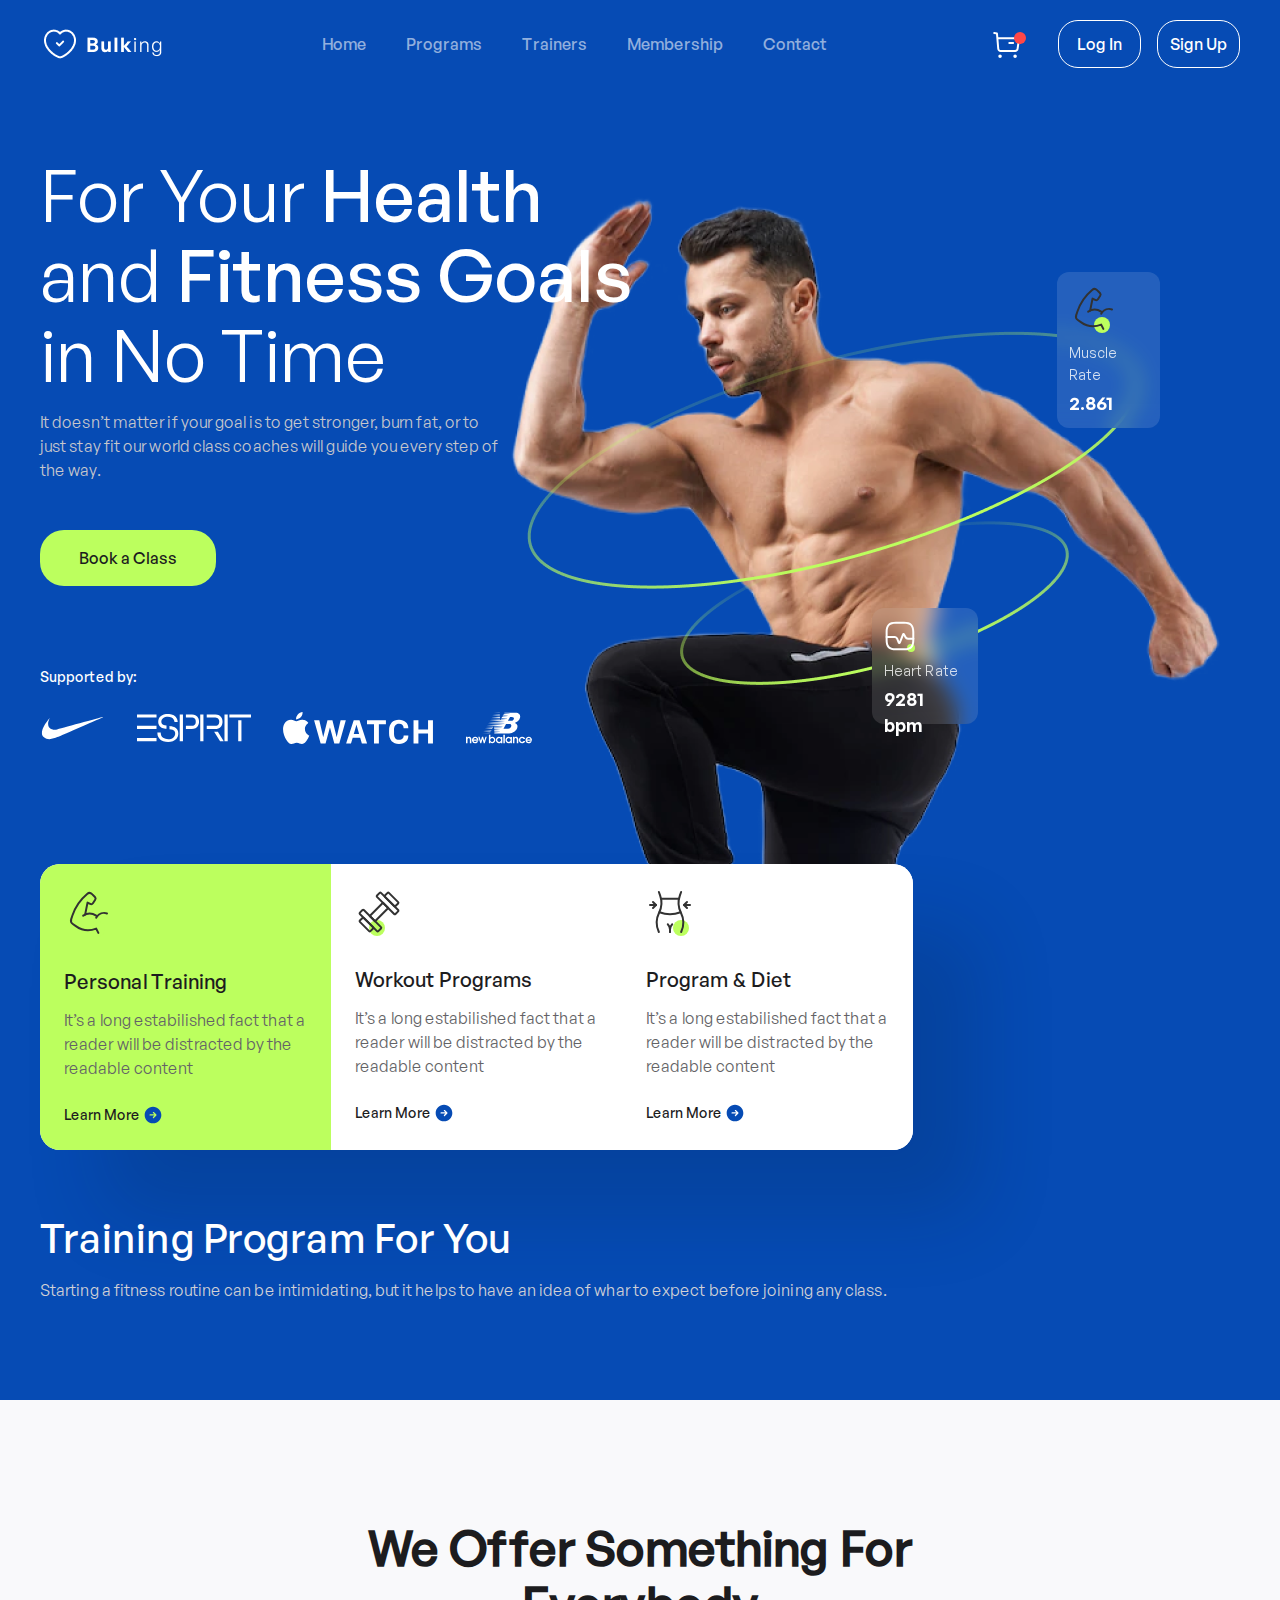
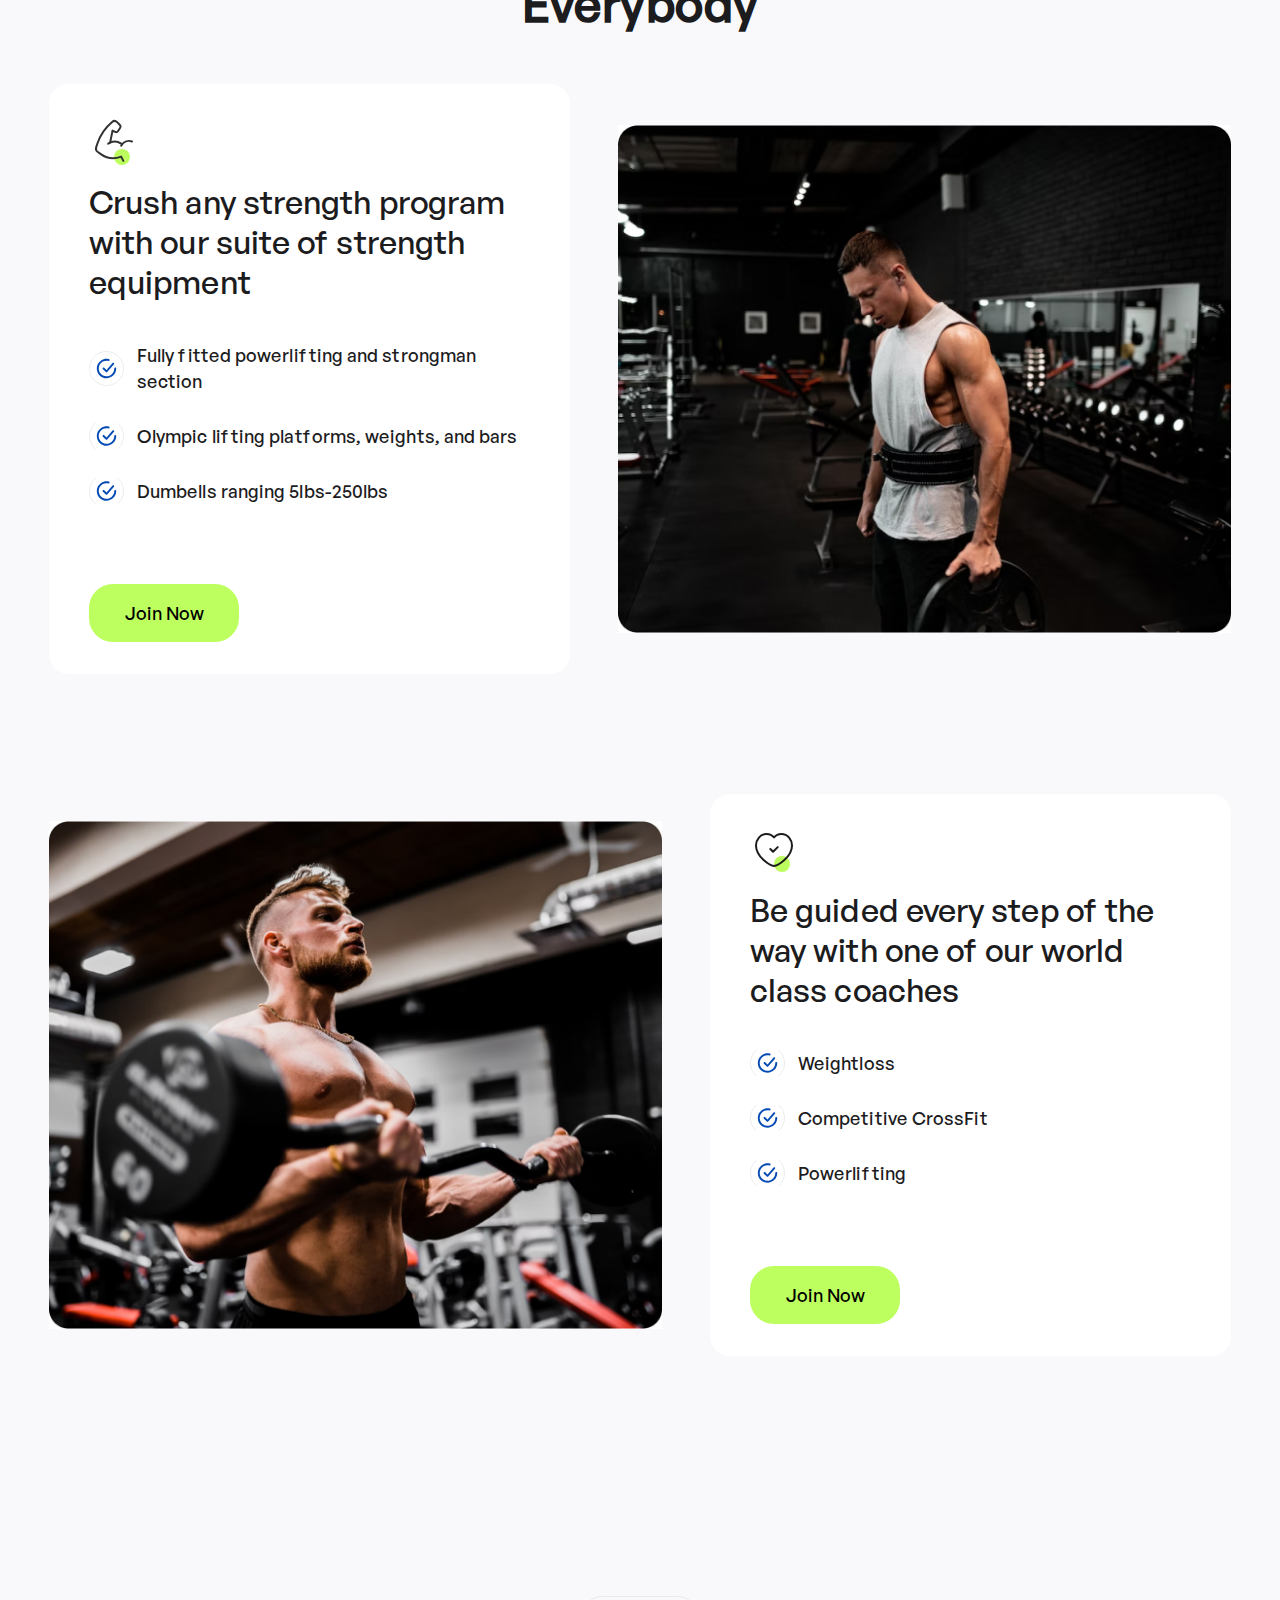
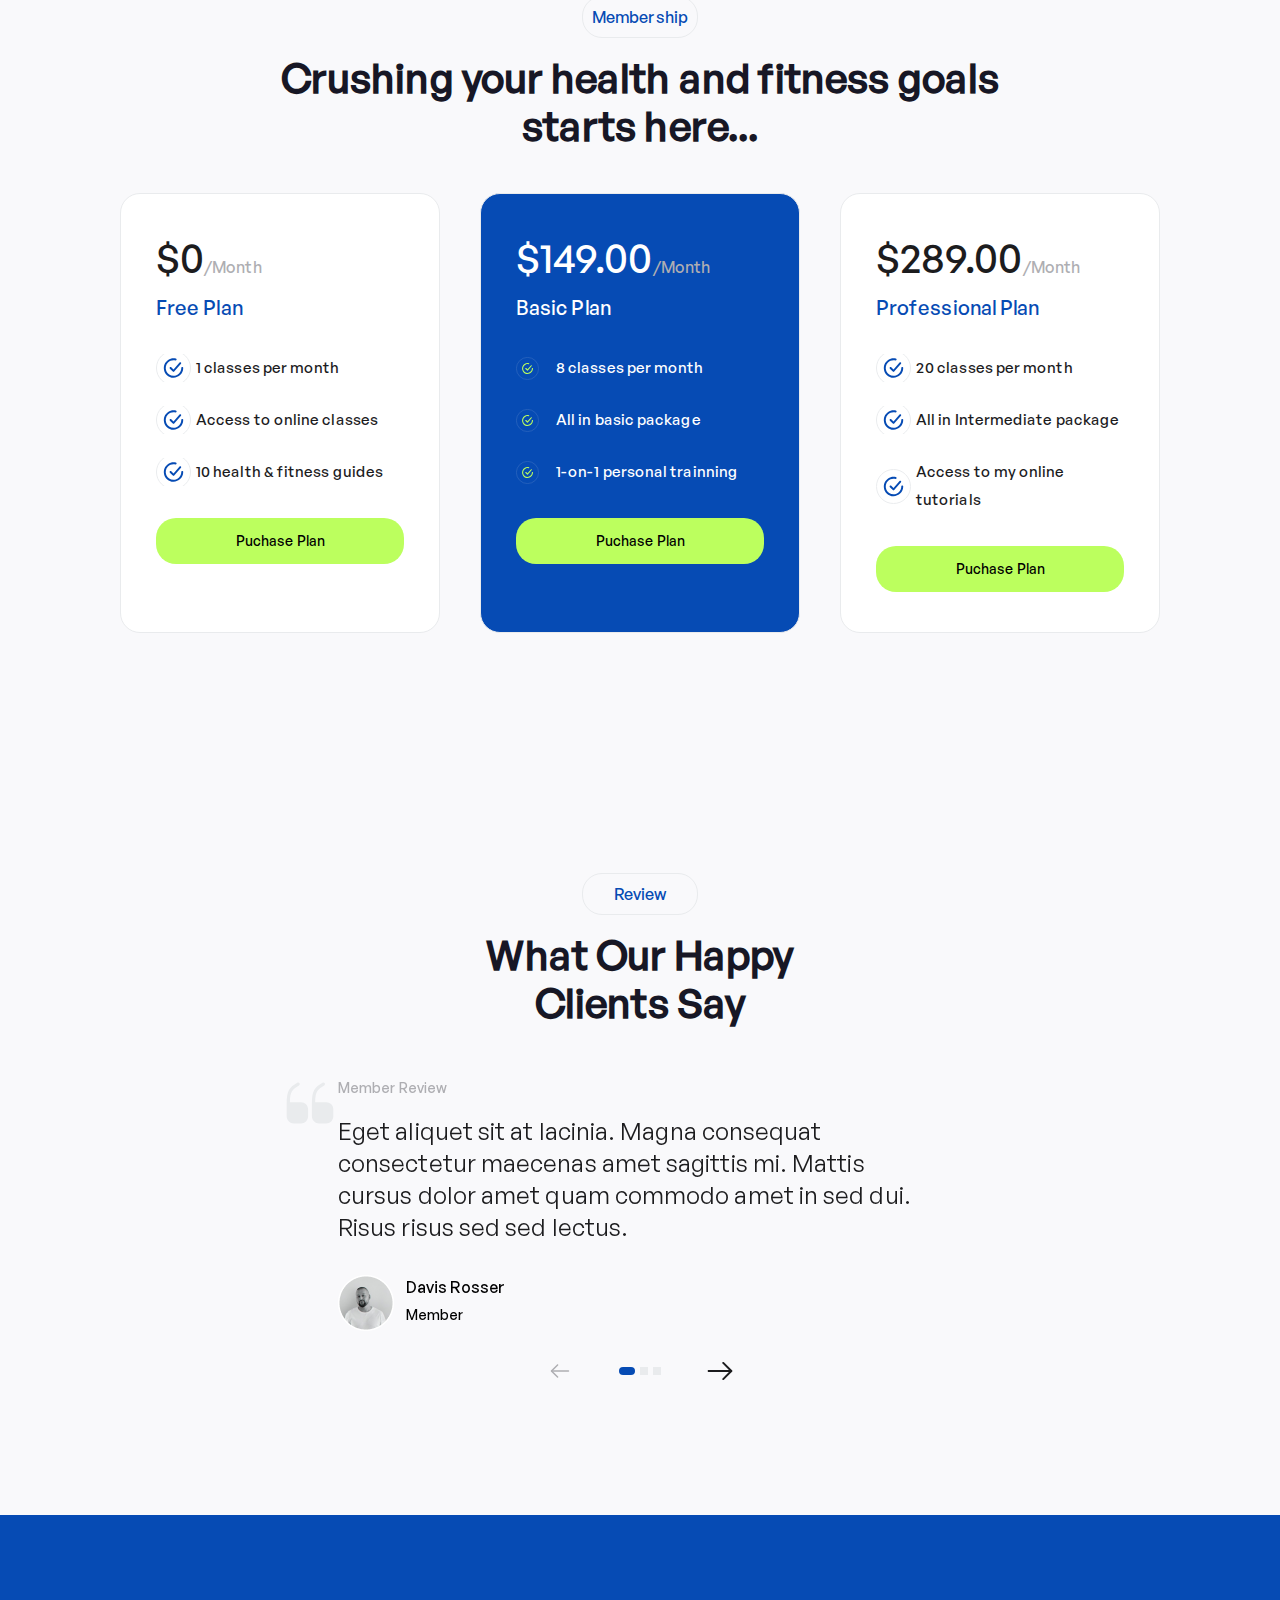
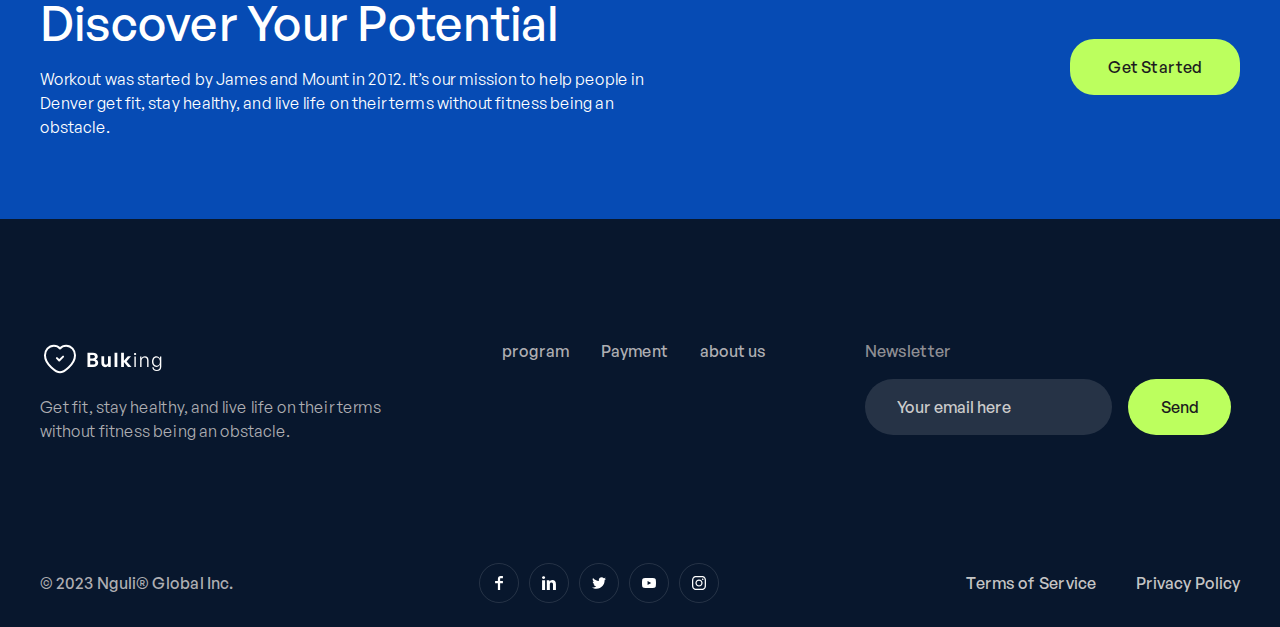
<file: index.html>
<!DOCTYPE html>
<html lang="en">

<head>
    <meta charset="UTF-8">
    <meta http-equiv="X-UA-Compatible" content="IE=edge">
    <meta name="viewport" content="width=device-width, initial-scale=1.0">
    <title>fitness</title>
    <link rel="stylesheet" href="css/main.min.css">
</head>

<body>
    <section class="hero">
        <header class="header">
            <div class="header-fixed">
                <div class="header-navbar container">
                    <a href="" class="header-logo"><img src="img/logo.png" alt="logo"></a>
                    <nav class="nav">
                        <ul class="menu">
                            <li class="item">
                                <a class="link">Home</a>
                            </li>
                            <li class="item">
                                <a href="programs.html" class="link">Programs</a>
                            </li>
                            <li class="item">
                                <a href="trainnig.html" class="link">Trainers</a>
                            </li>
                            <li class="item">
                                <a href="membership.html" class="link">Membership</a>
                            </li>
                            <li class="item">
                                <a href="contact.html" class="link">Contact</a>
                            </li>
                        </ul>
                    </nav>
                    <div class="header-block">
                        <a href="" class="cart">
                            <img src="img/cart.svg" alt="cart">
                        </a>
                        <div class="acuont">
                            <a href="" class="link" id="login">Log In</a>
                            <a href="" class="link" id="singup">Sign Up</a>
                        </div>
                    </div>
                    <div class="burger"></div>
                </div>
            </div>
        </header>

        <div class="container">
            <div class="hero-midle">
                <div class="hero-content">
                    <h1 class="hero-title">For Your <span>Health</span> and <span>Fitness Goals</span> in No Time</h1>
                    <p class="hero-text">It doesn’t matter if your goal is to get stronger, burn fat, or to just stay
                        fit
                        our world class coaches will guide you every step of the way.</p>
                    <a href="" class="hero-link">Book a Class</a>
                    <div class="hero-brand">
                        <span>Supported by:</span>
                        <div class="hero-brend-img">
                            <img src="img/nike.svg" alt="">
                            <img src="img/esprit.svg" alt="">
                            <img src="img/apple-watch.svg" alt="">
                            <img src="img/new-balance.svg" alt="">
                        </div>
                    </div>
                </div>
                <div class="rate">
                    <div class="rate-muscle">
                        <img src="img/arm.svg" alt="arm">
                        <span class="title">Muscle Rate</span>
                        <span class="text">2.861</span>
                    </div>
                    <div class="rate-heart">
                        <img src="img/health.svg" alt="health">
                        <span class="title">Heart Rate</span>
                        <span class="text">9281 bpm</span>
                    </div>
                </div>
            </div>
        </div>

        <div class="hero-bottom container">
            <div class="hero-program">
                <div class="program-block active">
                    <div class="">
                        <svg width="50" height="50" viewBox="0 0 50 50" fill="none" xmlns="http://www.w3.org/2000/svg">
                            <circle cx="33" cy="41" r="8" fill="#BCFF5E" />
                            <path d="M32.1836 29.768L32.7158 28.9676C34.9586 25.6053 39.174 24.1598 43.0081 25.4382"
                                stroke="#323232" stroke-width="2" stroke-linecap="round" stroke-linejoin="round" />
                            <path
                                d="M21.1286 26.5866L23.5296 14.6136L26.1507 15.9242C27.124 16.4101 28.3066 16.0984 28.9139 15.1959L31.2028 11.7604C31.7743 10.9018 31.6613 9.75939 30.9327 9.02931L28.0515 6.14811C26.7156 4.81189 24.5813 4.71472 23.1295 5.92402C16.3124 11.6044 11.2141 19.073 8.40735 27.491L7.20685 31.0645C6.60802 32.8697 7.2574 34.8544 8.80752 35.9565L11.8708 38.1454C17.7823 42.369 25.4378 43.2912 32.1833 40.5925L34.3482 44.9223"
                                stroke="#323232" stroke-width="2" stroke-linecap="round" stroke-linejoin="round" />
                            <path d="M32.1828 27.6011C28.2497 24.9798 23.1264 24.9798 19.1934 27.6011" stroke="#323232"
                                stroke-width="2" stroke-linecap="round" stroke-linejoin="round" />
                        </svg>

                    </div>
                    <span class="program-title">Personal Training</span>
                    <p class="program-text">It’s a long estabilished fact that a reader will be distracted by the
                        readable content</p>
                    <a href="" class="program-link">Learn More</a>
                </div>
                <div class="program-block">
                    <div class="">
                        <svg width="48" height="48" viewBox="0 0 48 48" fill="none" xmlns="http://www.w3.org/2000/svg">
                            <circle cx="22" cy="40" r="8" fill="#BCFF5E" />
                            <path fill-rule="evenodd" clip-rule="evenodd"
                                d="M27.9561 14.7689L33.2304 20.0433L20.0431 33.2307L14.7687 27.9563L27.9561 14.7689Z"
                                stroke="#323232" stroke-width="2" stroke-linecap="round" stroke-linejoin="round" />
                            <path fill-rule="evenodd" clip-rule="evenodd"
                                d="M7.51676 22.0216C7.88073 21.6577 8.47084 21.6577 8.8348 22.0216L25.9785 39.1653C26.3425 39.5293 26.3425 40.1194 25.9785 40.4834L23.3408 43.1211C22.9768 43.4851 22.3867 43.4851 22.0227 43.1211L4.87902 25.9774C4.51505 25.6135 4.51505 25.0233 4.87902 24.6594L7.51676 22.0216Z"
                                stroke="#323232" stroke-width="2" stroke-linecap="round" stroke-linejoin="round" />
                            <path fill-rule="evenodd" clip-rule="evenodd"
                                d="M7.51676 29.9351C7.88073 29.5711 8.47084 29.5711 8.8348 29.9351L18.0669 39.1672C18.4309 39.5312 18.4309 40.1213 18.0669 40.4853L15.4292 43.123C15.0652 43.487 14.4751 43.487 14.1112 43.123L4.87902 33.8909C4.51505 33.5269 4.51505 32.9368 4.87902 32.5728L7.51676 29.9351Z"
                                stroke="#323232" stroke-width="2" stroke-linecap="round" stroke-linejoin="round" />
                            <path fill-rule="evenodd" clip-rule="evenodd"
                                d="M40.4832 25.9798C40.1193 26.3437 39.5292 26.3437 39.1652 25.9798L22.0215 8.83606C21.6575 8.47209 21.6575 7.88198 22.0215 7.51801L24.6592 4.88027C25.0232 4.5163 25.6133 4.5163 25.9773 4.88027L43.121 22.024C43.485 22.388 43.485 22.9781 43.121 23.342L40.4832 25.9798Z"
                                stroke="#323232" stroke-width="2" stroke-linecap="round" stroke-linejoin="round" />
                            <path fill-rule="evenodd" clip-rule="evenodd"
                                d="M40.4842 18.0649C40.1203 18.4289 39.5301 18.4289 39.1662 18.0649L29.934 8.83278C29.5701 8.46881 29.5701 7.8787 29.934 7.51473L32.5718 4.87699C32.9357 4.51302 33.5259 4.51302 33.8898 4.87699L43.122 14.1091C43.4859 14.4731 43.4859 15.0632 43.122 15.4272L40.4842 18.0649Z"
                                stroke="#323232" stroke-width="2" stroke-linecap="round" stroke-linejoin="round" />
                        </svg>

                    </div>
                    <span class="program-title">Workout Programs</span>
                    <p class="program-text">It’s a long estabilished fact that a reader will be distracted by the
                        readable content</p>
                    <a href="" class="program-link">Learn More</a>
                </div>
                <div class="program-block">
                    <div class="">
                        <svg width="48" height="48" viewBox="0 0 48 48" fill="none" xmlns="http://www.w3.org/2000/svg">
                            <circle cx="35" cy="40" r="8" fill="#BCFF5E" />
                            <path d="M26.2229 36.2271C24.8005 37.6517 24.0011 39.5822 24 41.5953V44.0084"
                                stroke="#323232" stroke-width="2" stroke-linecap="round" stroke-linejoin="round" />
                            <path d="M21.7773 36.2271C23.1998 37.6517 23.9992 39.5822 24.0003 41.5953V44.0084"
                                stroke="#323232" stroke-width="2" stroke-linecap="round" stroke-linejoin="round" />
                            <path d="M34.5048 24.2221C27.7559 26.8891 20.2451 26.8891 13.4961 24.2221" stroke="#323232"
                                stroke-width="2" stroke-linecap="round" stroke-linejoin="round" />
                            <path d="M38.0059 16.9971H44.0084" stroke="#323232" stroke-width="2" stroke-linecap="round"
                                stroke-linejoin="round" />
                            <path d="M41.0071 19.9983L38.0059 16.9971L41.0071 13.9958" stroke="#323232" stroke-width="2"
                                stroke-linecap="round" stroke-linejoin="round" />
                            <path d="M9.99469 16.9971H3.99219" stroke="#323232" stroke-width="2" stroke-linecap="round"
                                stroke-linejoin="round" />
                            <path d="M6.99316 13.9958L9.99441 16.9971L6.99316 19.9983" stroke="#323232" stroke-width="2"
                                stroke-linecap="round" stroke-linejoin="round" />
                            <path
                                d="M35.1166 3.99164L33.9161 7.30902C31.8474 12.9975 32.2091 19.2865 34.9165 24.7003V24.7003C37.861 30.5911 38.0173 37.4899 35.3427 43.5081L35.1226 44.0063"
                                stroke="#323232" stroke-width="2" stroke-linecap="round" stroke-linejoin="round" />
                            <path
                                d="M12.8837 3.99164L14.0842 7.30902C16.1528 12.9975 15.7911 19.2865 13.0837 24.7003V24.7003C10.1392 30.5911 9.98292 37.4899 12.6576 43.5081L12.8777 44.0063"
                                stroke="#323232" stroke-width="2" stroke-linecap="round" stroke-linejoin="round" />
                            <path d="M15.0186 10.6605H32.982" stroke="#323232" stroke-width="2" stroke-linecap="round"
                                stroke-linejoin="round" />
                        </svg>

                    </div>
                    <span class="program-title">Program & Diet</span>
                    <p class="program-text">It’s a long estabilished fact that a reader will be distracted by the
                        readable content</p>
                    <a href="" class="program-link">Learn More</a>
                </div>
            </div>
            <div class="program-descript">
                <span class="title">Training Program For You</span>
                <p class="text">Starting a fitness routine can be intimidating, but it helps to have an idea of whar to
                    expect before joining any class.</p>
            </div>
        </div>

    </section>
    <!-- end hero -->
    <main>

        <section class="offer">
            <div class="container">
                <h2 class="offer-title">We offer something for everybody</h2>
                <div class="offer-wrapper">
                    <div class="offer-content">
                        <figure class="offer-icon">
                            <img src="img/arm.svg" alt="arm">
                        </figure>
                        <span class="title">Crush any strength program with our suite of strength equipment</span>
                        <ul class="offer-list">
                            <li class="offer-item">Fully fitted powerlifting and strongman section</li>
                            <li class="offer-item">Olympic lifting platforms, weights, and bars</li>
                            <li class="offer-item">Dumbells ranging 5lbs-250lbs</li>
                        </ul>
                        <button class="btn offer-btn">Join Now</button>
                    </div>
                    <figure class="offer-img">
                        <img src="img/offer-img.jpg" alt="traner">
                    </figure>
                </div>
                <div class="offer-wrapper reverse">
                    <div class="offer-content">
                        <figure class="offer-icon">
                            <img src="img/heart-checkmark.svg" alt="arm">
                        </figure>
                        <span class="title">Be guided every step of the way with one of our world class coaches</span>
                        <ul class="offer-list">
                            <li class="offer-item">Weightloss</li>
                            <li class="offer-item">Competitive CrossFit</li>
                            <li class="offer-item">Powerlifting</li>
                        </ul>
                        <button class="btn offer-btn">Join Now</button>
                    </div>
                    <figure class="offer-img">
                        <img src="img/offer-img-2.jpg" alt="traner">
                    </figure>
                </div>
            </div>
        </section>

        <!-- end offer -->

        <section class="membership">
            <div class="container">
                <span class="inner-subtitle">Membership</span>
                <h2 class="inner-title membership-title">Crushing your health and fitness goals starts here...</h2>
                <div class="membership-wrapper">
                    <div class="membership-plan">
                        <span class="price">$0<small>/Month</small></span>
                        <span class="plan">Free Plan</span>
                        <ul class="membership-list">
                            <li class="membership-item">1 classes per month</li>
                            <li class="membership-item">Access to online classes</li>
                            <li class="membership-item">10 health & fitness guides</li>
                        </ul>
                        <button class="btn membership-btn">Puchase Plan</button>
                    </div>
                    <div class="membership-plan active">
                        <span class="price">$149.00<small>/Month</small></span>
                        <span class="plan">Basic Plan</span>
                        <ul class="membership-list">
                            <li class="membership-item">8 classes per month</li>
                            <li class="membership-item">All in basic package</li>
                            <li class="membership-item">1-on-1 personal trainning</li>
                        </ul>
                        <button class="btn membership-btn">Puchase Plan</button>
                    </div>
                    <div class="membership-plan">
                        <span class="price">$289.00<small>/Month</small></span>
                        <span class="plan">Professional Plan</span>
                        <ul class="membership-list">
                            <li class="membership-item">20 classes per month</li>
                            <li class="membership-item">All in Intermediate package</li>
                            <li class="membership-item">Access to my online tutorials</li>
                        </ul>
                        <button class="btn membership-btn">Puchase Plan</button>
                    </div>
                </div>
            </div>
        </section>

        <!-- end membership -->

        <!-- review -->

        <section class="review">
            <div class="container">
                <span class="inner-subtitle">Review</span>
                <h2 class="inner-title review-title">What Our Happy Clients Say</h2>
                <div class="slider-review">
                    <div class="slider">
                        <div class="slider-wrapper">
                            <span class="slider-subtitle">Member Review</span>
                            <p class="slider-text">Eget aliquet sit at lacinia. Magna consequat consectetur maecenas
                                amet sagittis mi. Mattis cursus dolor amet quam commodo amet in sed dui. Risus risus sed
                                sed lectus. </p>
                            <div class="slider-avatar">
                                <figure>
                                    <img src="img/review.png" alt="review">
                                </figure>
                                <span class="avatar-name">Davis Rosser</span>
                                <span class="avatar-job">Member</span>
                            </div>
                        </div>
                    </div>
                    <div class="slider">
                        <div class="slider-wrapper">
                            <span class="slider-subtitle">Member Review</span>
                            <p class="slider-text">Eget aliquet sit at lacinia. Magna consequat consectetur maecenas
                                amet sagittis mi. Mattis cursus dolor amet quam commodo amet in sed dui. Risus risus sed
                                sed lectus. </p>
                            <div class="slider-avatar">
                                <figure>
                                    <img src="img/review.png" alt="review">
                                </figure>
                                <span class="avatar-name">Davis Rosser</span>
                                <span class="avatar-job">Member</span>
                            </div>
                        </div>
                    </div>
                    <div class="slider">
                        <div class="slider-wrapper">
                            <span class="slider-subtitle">Member Review</span>
                            <p class="slider-text">Eget aliquet sit at lacinia. Magna consequat consectetur maecenas
                                amet sagittis mi. Mattis cursus dolor amet quam commodo amet in sed dui. Risus risus sed
                                sed lectus. </p>
                            <div class="slider-avatar">
                                <figure>
                                    <img src="img/review.png" alt="review">
                                </figure>
                                <span class="avatar-name">Davis Rosser</span>
                                <span class="avatar-job">Member</span>
                            </div>
                        </div>
                    </div>
                </div>
            </div>
        </section>

        <!-- end review -->

        <div class="started">
            <div class="container">
                <div class="started-wrapper">
                    <div class="started-content">
                        <h2 class="started-title">Discover Your Potential</h2>
                        <p class="started-text">Workout was started by James and Mount in 2012. It’s our mission to help
                            people in Denver get fit, stay healthy, and live life on their terms without fitness being
                            an obstacle.</p>
                    </div>
                    <a href="" class="started-link">Get Started</a>
                </div>
            </div>
        </div>

    </main>

    <footer class="footer">
        <div class="container">
            <div class="footer-top">
                <div class="footer-top-block">
                    <span class="footer-logo"><img src="img/footer-logo.svg" alt="logo"></span>
                    <p class="footer-text">Get fit, stay healthy, and live life on their terms without fitness being an
                        obstacle.</p>
                </div>
                <div class="footer-top-block">
                    <ul class="footer-menu">
                        <li class="footer-item">
                            <a href="program.html" class="footer-link">program</a>
                        </li>
                        <li class="footer-item">
                            <a href="payment.html" class="footer-link">Payment</a>
                        </li>
                        <li class="footer-item">
                            <a href="about-us.html" class="footer-link">about us</a>
                        </li>
                    </ul>
                </div>
                <div class="footer-top-block">
                    <form action="" class="footer-form">
                        <span class="form-title">Newsletter</span>
                        <div class="footer-form-block">
                            <input type="email" placeholder="Your email here">
                            <button class="btn form-btn">Send</button>
                        </div>
                    </form>
                </div>
            </div>
            <div class="footer-bottom">
                <span class="footer-copyright">© 2023 Nguli® Global Inc.</span>
                <div class="social">
                    <a href="" class="social-link">
                        <img src="img/fb.svg" alt="icon">
                    </a>
                    <a href="" class="social-link">
                        <img src="img/in.svg" alt="icon">
                    </a>
                    <a href="" class="social-link">
                        <img src="img/tw.svg" alt="icon">
                    </a>
                    <a href="" class="social-link">
                        <img src="img/yt.svg" alt="icon">
                    </a>
                    <a href="" class="social-link">
                        <img src="img/insta.svg" alt="icon">
                    </a>
                </div>
                <ul class="footer-bottom-menu">
                    <li class="footer-bottom-item">
                        <a href="" class="footer-bottom-link">Terms of Service</a>
                    </li>
                    <li class="footer-bottom-item">
                        <a href="" class="footer-bottom-link">Privacy Policy</a>
                    </li>
                </ul>
            </div>
        </div>
    </footer>
    <!-- pop up -->
    <div class="pop-up">
        <div class="pop-up-block pop-up-signup">
            <span class="logo"><img src="img/logo-popup.svg" alt="logo"></span>
            <h3 class="title">Welcome to Work<span>out</span></h3>
            <ul class="contaniu-list">
                <li class="google">
                    <button class="google-btn">Continue with Google</button>
                </li>
                <li class="apple">
                    <button class="apple-btn">Continue with Apple</button>
                </li>
            </ul>
            <span class="other-method">Or Sign Up with</span>
            <form class="form">
                <label for="">
                    Email
                    <input type="email" id="" placeholder="Enter your email">
                </label>
                <button class="form-btn">Continue</button>
                <div class="block-action">
                    <input type="checkbox" id="agree">
                    <label for="agree">
                        I agree to Claraa <a href="">Terms of Use</a> and <a href="">Privacy Policy</a>
                    </label>
                </div>
                <span class="form-login">Already have an account?<a href="">Log In</a></span>
            </form>
            <button class="pop-up-close"></button>
        </div>
        <div class="pop-up-block pop-up-login">
            <span class="logo"><img src="img/logo-popup.svg" alt="logo"></span>
            <h3 class="title">Hey there, welome back!</h3>
            <form class="form">
                <label for="">
                    Email
                    <input type="email" id="" placeholder="Enter your email">
                </label>
                <label class="label-password" for="">
                    Password
                    <input type="password" id="password" placeholder="Enter your password">
                    <i class="eye-icon" id="tooglePassword"></i>
                </label>
                <button class="form-btn">Login</button>
                <a href="" class="pop-up-login-link">Forgot Password?</a>
            </form>
            <button class="pop-up-close"></button>
        </div>
        <div class="pop-up-block pop-up-confirm">
            <span class="logo"><img src="img/logo-popup.svg" alt="logo"></span>
            <h3 class="title">Let’s confirm it’s really you</h3>
            <span class="subtitle">Help us secure your account. Please complete the verifications below</span>
            <div class="form-action">
                <input type="checkbox" id="code">
                <label for="code">Get the code by email at</label>
                <span>joseph••••@gm•••.com</span>
            </div>
            <div class="form-action">
                <input type="checkbox" id="number">
                <label for="number">Get the code by text message </label>
                <span>(SM) at +1 21 726 918</span>
            </div>
            <button class="form-btn btn-confirm">Continue</button>
            <button class="pop-up-close"></button>
        </div>
        <div class="pop-up-block pop-up-sequrity">
            <span class="logo"><img src="img/logo-popup.svg" alt="logo"></span>
            <h3 class="title">Enter your security code</h3>
            <span class="subtitle">We texted your code to tranm••••••••••••@gm•••.com</span>
            <form class="form-sequrity">
                <div class="sequrity-block">
                    <input type="password" name="" id="" required maxlength="1">
                    <input type="password" name="" id="" required maxlength="1">
                    <input type="password" name="" id="" required maxlength="1">
                    <input type="password" name="" id="" required maxlength="1">
                    <input type="password" name="" id="" required maxlength="1">
                    <input type="text" name="" id="" required maxlength="1">
                </div>
                <button class="form-btn" type="submit">Continue</button>
            </form>

            <button class="pop-up-close"></button>
        </div>
        <div class="pop-up-block pop-up-reset">
            <span class="logo"><img src="img/logo-popup.svg" alt="logo"></span>
            <h3 class="title">Reset Password</h3>
            <span class="subtitle">Recover your account password</span>
            <form class="form-reset">
                <div class="reset-block">
                    <label for="resetemail">Email</label>
                    <input type="email" name="" id="resetemail" required placeholder="Enter your email">
                </div>
                <button class="form-btn" type="submit">Next</button>
            </form>

            <button class="pop-up-close"></button>
        </div>
        <div class="pop-up-block pop-up-verification">
            <span class="logo"><img src="img/logo-popup.svg" alt="logo"></span>
            <h3 class="title">Enter your verification code</h3>
            <span class="subtitle">We texted your code to tranm••••••••••••@gm•••.com</span>
            <form class="form-sequrity">
                <div class="sequrity-block">
                    <input type="password" name="" id="" required maxlength="1">
                    <input type="password" name="" id="" required maxlength="1">
                    <input type="password" name="" id="" required maxlength="1">
                    <input type="password" name="" id="" required maxlength="1">
                    <input type="password" name="" id="" required maxlength="1">
                    <input type="text" name="" id="" required maxlength="1">
                </div>
                <button class="form-btn" type="submit">Next</button>
                <button class="form-btn-reset" type="reset">Resend</button>
            </form>

            <button class="pop-up-close"></button>
        </div>
        <div class="pop-up-block pop-up-newpassword">
            <span class="logo"><img src="img/logo-popup.svg" alt="logo"></span>
            <h3 class="title">Create New Password</h3>
            <form class="form">
                <label class="label-password" for="">
                    Password
                    <input type="password" id="password-one" placeholder="Enter your password">
                    <i class="eye-icon" id="tooglePassword-one"></i>
                </label>
                <label class="label-password" for="">
                    New Password
                    <input type="password" id="new-password" placeholder="Enter your password">
                    <i class="eye-icon" id="tooglenewPassword"></i>
                </label>
                <button class="form-btn">Login</button>
            </form>
            <button class="pop-up-close"></button>
        </div>
        <div class="pop-up-success success">
            <svg width="160" height="160" viewBox="0 0 160 160" fill="none" xmlns="http://www.w3.org/2000/svg">
                <g id="tick-circle">
                <g id="vuesax/outline/tick-circle">
                <g id="tick-circle_2">
                <circle id="BG" opacity="0.12" cx="80.5" cy="79.5" r="62.5" fill="#00C566"/>
                <path id="Vector" d="M80.5714 150.857C41.1694 150.857 9.14282 118.831 9.14282 79.4286C9.14282 40.0266 41.1694 8 80.5714 8C119.973 8 152 40.0266 152 79.4286C152 118.831 119.973 150.857 80.5714 150.857ZM80.5714 17.9668C46.6844 17.9668 19.1096 45.5415 19.1096 79.4286C19.1096 113.316 46.6844 140.89 80.5714 140.89C114.458 140.89 142.033 113.316 142.033 79.4286C142.033 45.5415 114.458 17.9668 80.5714 17.9668Z" fill="#00C566"/>
                <path id="Vector_2" d="M70.5333 103.867C69.2 103.867 67.9334 103.333 67 102.4L48.1333 83.5333C46.2 81.5999 46.2 78.3999 48.1333 76.4666C50.0667 74.5333 53.2667 74.5333 55.2 76.4666L70.5333 91.7999L104.8 57.5333C106.733 55.5999 109.933 55.5999 111.867 57.5333C113.8 59.4666 113.8 62.6666 111.867 64.5999L74.0667 102.4C73.1334 103.333 71.8667 103.867 70.5333 103.867Z" fill="#00C566"/>
                </g>
                </g>
                </g>
            </svg>
                <span class="success-title">Success!</span>
                <p class="success-text">Your password is succesfully created</p>
                <button class="success-btn">Continue</button>
        </div>
        <div class="pop-up-success pop-up-welcome">
            <svg width="160" height="160" viewBox="0 0 160 160" fill="none" xmlns="http://www.w3.org/2000/svg">
                <g id="tick-circle">
                <g id="vuesax/outline/tick-circle">
                <g id="tick-circle_2">
                <circle id="BG" opacity="0.12" cx="80.5" cy="79.5" r="62.5" fill="#00C566"/>
                <path id="Vector" d="M80.5714 150.857C41.1694 150.857 9.14282 118.831 9.14282 79.4286C9.14282 40.0266 41.1694 8 80.5714 8C119.973 8 152 40.0266 152 79.4286C152 118.831 119.973 150.857 80.5714 150.857ZM80.5714 17.9668C46.6844 17.9668 19.1096 45.5415 19.1096 79.4286C19.1096 113.316 46.6844 140.89 80.5714 140.89C114.458 140.89 142.033 113.316 142.033 79.4286C142.033 45.5415 114.458 17.9668 80.5714 17.9668Z" fill="#00C566"/>
                <path id="Vector_2" d="M70.5333 103.867C69.2 103.867 67.9334 103.333 67 102.4L48.1333 83.5333C46.2 81.5999 46.2 78.3999 48.1333 76.4666C50.0667 74.5333 53.2667 74.5333 55.2 76.4666L70.5333 91.7999L104.8 57.5333C106.733 55.5999 109.933 55.5999 111.867 57.5333C113.8 59.4666 113.8 62.6666 111.867 64.5999L74.0667 102.4C73.1334 103.333 71.8667 103.867 70.5333 103.867Z" fill="#00C566"/>
                </g>
                </g>
                </g>
            </svg>
                <span class="success-title">Welcome</span>
                <button class="success-btn">Continue</button>
        </div>
    </div>

    <script src="js/jquery-3.6.4.min.js"></script>
    <script src="js/select2.min.js"></script>
    <script src="js/slick.min.js"></script>
    <script src="js/main.js"></script>
</body>

</html>
</file>
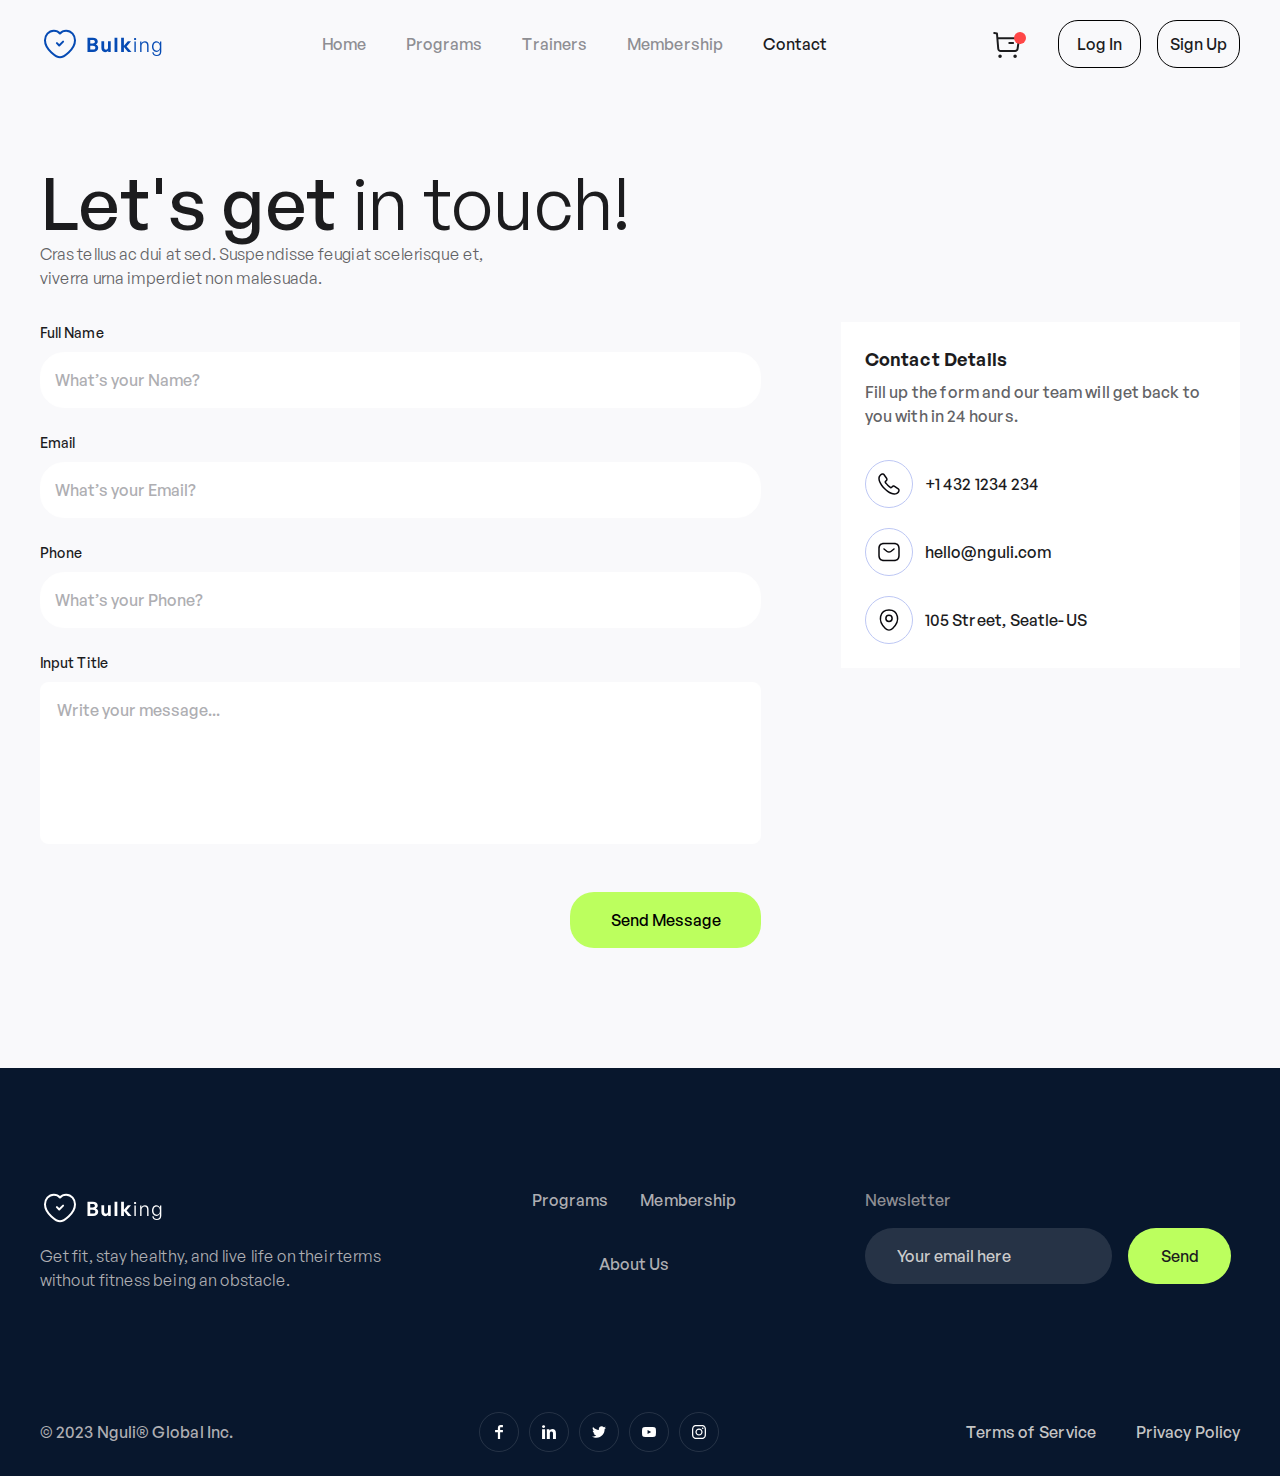
<file: contact.html>
<!DOCTYPE html>
<html lang="en">

<head>
    <meta charset="UTF-8">
    <meta name="viewport" content="width=device-width, initial-scale=1.0">
    <title>Contact</title>
    <link rel="stylesheet" href="css/main.min.css">
</head>

<body>
    <header class="header">
        <div class="header-fixed">
            <div class="header-navbar container">
                <a href="index.html" class="header-logo"><img src="img/Logo-blue.svg" alt="logo"></a>
                <nav class="nav">
                    <ul class="menu">
                        <li class="item">
                            <a href="index.html" class="link">Home</a>
                        </li>
                        <li class="item">
                            <a href="programs.html" class="link">Programs</a>
                        </li>
                        <li class="item">
                            <a href="trainnig.html" class="link">Trainers</a>
                        </li>
                        <li class="item">
                            <a href="membership.html" class="link">Membership</a>
                        </li>
                        <li class="item">
                            <a href="" class="link active">Contact</a>
                        </li>
                    </ul>
                </nav>
                <div class="header-block">
                    <a href="" class="cart">
                        <img src="img/menu.svg" alt="cart">
                    </a>
                    <div class="acuont">
                        <a href="" class="link" id="login">Log In</a>
                            <a href="" class="link" id="singup">Sign Up</a>
                    </div>
                </div>
                <div class="burger"></div>
            </div>
        </div>
    </header>

    <main>
        <section class="contact">
            <div class="container">


                <h1 class="contact-title">Let's get <span>in touch!</span></h1>
                <p class="contact-subtitle">Cras tellus ac dui at sed. Suspendisse feugiat scelerisque et, viverra urna
                    imperdiet non malesuada.</p>
                <div class="contact-wrapper">
                    <form class="contact-form form">
                        <label for="">Full Name
                            <input type="text" placeholder="What’s your Name?">
                        </label>
                        <label for="">Email
                            <input type="email" placeholder="What’s your Email?">
                        </label>
                        <label for="">Phone
                            <input type="tell" placeholder="What’s your Phone?">
                        </label>
                        <label for="">Input Title
                            <textarea class="message" placeholder="Write your message..."></textarea>
                        </label>
                        <button class="contact-btn btn">Send Message</button>
                    </form>

                    <div class="reserve">
                        <span class="reserve-title">Contact Details</span>
                        <p class="reserve-subtitle">Fill up the form and our team will get back to you with in 24 hours.
                        </p>
                        <ul class="reserve-list">
                            <li class="reserve-item">
                                <a href="" class="reserve-link">+1 432 1234 234</a>
                            </li>
                            <li class="reserve-item">
                                <a href="" class="reserve-link">hello@nguli.com</a>
                            </li>
                            <li class="reserve-item">
                                <a href="" class="reserve-link">105 Street, Seatle-US</a>
                            </li>
                        </ul>
                    </div>
                </div>
            </div>
        </section>
    </main>





    <footer class="footer">
        <div class="container">
            <div class="footer-top">
                <div class="footer-top-block">
                    <span class="footer-logo"><img src="img/footer-logo.svg" alt="logo"></span>
                    <p class="footer-text">Get fit, stay healthy, and live life on their terms without fitness being an
                        obstacle.</p>
                </div>
                <div class="footer-top-block">
                    <ul class="footer-menu">
                        <li class="footer-item">
                            <a href="programs.html" class="footer-link">Programs</a>
                        </li>
                        <li class="footer-item">
                            <a href="membership.html" class="footer-link">Membership</a>
                        </li>
                        <li class="footer-item">
                            <a href="about-us.html" class="footer-link">About Us</a>
                        </li>
                    </ul>
                </div>
                <div class="footer-top-block">
                    <form action="" class="footer-form">
                        <span class="form-title">Newsletter</span>
                        <div class="footer-form-block">
                            <input type="email" placeholder="Your email here">
                            <button class="btn form-btn">Send</button>
                        </div>
                    </form>
                </div>
            </div>
            <div class="footer-bottom">
                <span class="footer-copyright">© 2023 Nguli® Global Inc.</span>
                <div class="social">
                    <a href="" class="social-link">
                        <img src="img/fb.svg" alt="icon">
                    </a>
                    <a href="" class="social-link">
                        <img src="img/in.svg" alt="icon">
                    </a>
                    <a href="" class="social-link">
                        <img src="img/tw.svg" alt="icon">
                    </a>
                    <a href="" class="social-link">
                        <img src="img/yt.svg" alt="icon">
                    </a>
                    <a href="" class="social-link">
                        <img src="img/insta.svg" alt="icon">
                    </a>
                </div>
                <ul class="footer-bottom-menu">
                    <li class="footer-bottom-item">
                        <a href="" class="footer-bottom-link">Terms of Service</a>
                    </li>
                    <li class="footer-bottom-item">
                        <a href="" class="footer-bottom-link">Privacy Policy</a>
                    </li>
                </ul>
            </div>
        </div>
    </footer>

    <!-- pop up -->
    <div class="pop-up">
        <div class="pop-up-block pop-up-signup">
            <span class="logo"><img src="img/logo-popup.svg" alt="logo"></span>
            <h3 class="title">Welcome to Work<span>out</span></h3>
            <ul class="contaniu-list">
                <li class="google">
                    <button class="google-btn">Continue with Google</button>
                </li>
                <li class="apple">
                    <button class="apple-btn">Continue with Apple</button>
                </li>
            </ul>
            <span class="other-method">Or Sign Up with</span>
            <form class="form">
                <label for="">
                    Email
                    <input type="email" id="" placeholder="Enter your email">
                </label>
                <button class="form-btn">Continue</button>
                <div class="block-action">
                    <input type="checkbox" id="agree">
                    <label for="agree">
                        I agree to Claraa <a href="">Terms of Use</a> and <a href="">Privacy Policy</a>
                    </label>
                </div>
                <span class="form-login">Already have an account?<a href="">Log In</a></span>
            </form>
            <button class="pop-up-close"></button>
        </div>
        <div class="pop-up-block pop-up-login">
            <span class="logo"><img src="img/logo-popup.svg" alt="logo"></span>
            <h3 class="title">Hey there, welome back!</h3>
            <form class="form">
                <label for="">
                    Email
                    <input type="email" id="" placeholder="Enter your email">
                </label>
                <label class="label-password" for="">
                    Password
                    <input type="password" id="password" placeholder="Enter your password">
                    <i class="eye-icon" id="tooglePassword"></i>
                </label>
                <button class="form-btn">Login</button>
                <a href="" class="pop-up-login-link">Forgot Password?</a>
            </form>
            <button class="pop-up-close"></button>
        </div>
        <div class="pop-up-block pop-up-confirm">
            <span class="logo"><img src="img/logo-popup.svg" alt="logo"></span>
            <h3 class="title">Let’s confirm it’s really you</h3>
            <span class="subtitle">Help us secure your account. Please complete the verifications below</span>
            <div class="form-action">
                <input type="checkbox" id="code">
                <label for="code">Get the code by email at</label>
                <span>joseph••••@gm•••.com</span>
            </div>
            <div class="form-action">
                <input type="checkbox" id="number">
                <label for="number">Get the code by text message </label>
                <span>(SM) at +1 21 726 918</span>
            </div>
            <button class="form-btn btn-confirm">Continue</button>
            <button class="pop-up-close"></button>
        </div>
        <div class="pop-up-block pop-up-sequrity">
            <span class="logo"><img src="img/logo-popup.svg" alt="logo"></span>
            <h3 class="title">Enter your security code</h3>
            <span class="subtitle">We texted your code to tranm••••••••••••@gm•••.com</span>
            <form class="form-sequrity">
                <div class="sequrity-block">
                    <input type="password" name="" id="" required maxlength="1">
                    <input type="password" name="" id="" required maxlength="1">
                    <input type="password" name="" id="" required maxlength="1">
                    <input type="password" name="" id="" required maxlength="1">
                    <input type="password" name="" id="" required maxlength="1">
                    <input type="text" name="" id="" required maxlength="1">
                </div>
                <button class="form-btn" type="submit">Continue</button>
            </form>

            <button class="pop-up-close"></button>
        </div>
        <div class="pop-up-block pop-up-reset">
            <span class="logo"><img src="img/logo-popup.svg" alt="logo"></span>
            <h3 class="title">Reset Password</h3>
            <span class="subtitle">Recover your account password</span>
            <form class="form-reset">
                <div class="reset-block">
                    <label for="resetemail">Email</label>
                    <input type="email" name="" id="resetemail" required placeholder="Enter your email">
                </div>
                <button class="form-btn" type="submit">Next</button>
            </form>

            <button class="pop-up-close"></button>
        </div>
        <div class="pop-up-block pop-up-verification">
            <span class="logo"><img src="img/logo-popup.svg" alt="logo"></span>
            <h3 class="title">Enter your verification code</h3>
            <span class="subtitle">We texted your code to tranm••••••••••••@gm•••.com</span>
            <form class="form-sequrity">
                <div class="sequrity-block">
                    <input type="password" name="" id="" required maxlength="1">
                    <input type="password" name="" id="" required maxlength="1">
                    <input type="password" name="" id="" required maxlength="1">
                    <input type="password" name="" id="" required maxlength="1">
                    <input type="password" name="" id="" required maxlength="1">
                    <input type="text" name="" id="" required maxlength="1">
                </div>
                <button class="form-btn" type="submit">Next</button>
                <button class="form-btn-reset" type="reset">Resend</button>
            </form>

            <button class="pop-up-close"></button>
        </div>
        <div class="pop-up-block pop-up-newpassword">
            <span class="logo"><img src="img/logo-popup.svg" alt="logo"></span>
            <h3 class="title">Create New Password</h3>
            <form class="form">
                <label class="label-password" for="">
                    Password
                    <input type="password" id="password-one" placeholder="Enter your password">
                    <i class="eye-icon" id="tooglePassword-one"></i>
                </label>
                <label class="label-password" for="">
                    New Password
                    <input type="password" id="new-password" placeholder="Enter your password">
                    <i class="eye-icon" id="tooglenewPassword"></i>
                </label>
                <button class="form-btn">Login</button>
            </form>
            <button class="pop-up-close"></button>
        </div>
        <div class="pop-up-success success">
            <svg width="160" height="160" viewBox="0 0 160 160" fill="none" xmlns="http://www.w3.org/2000/svg">
                <g id="tick-circle">
                <g id="vuesax/outline/tick-circle">
                <g id="tick-circle_2">
                <circle id="BG" opacity="0.12" cx="80.5" cy="79.5" r="62.5" fill="#00C566"/>
                <path id="Vector" d="M80.5714 150.857C41.1694 150.857 9.14282 118.831 9.14282 79.4286C9.14282 40.0266 41.1694 8 80.5714 8C119.973 8 152 40.0266 152 79.4286C152 118.831 119.973 150.857 80.5714 150.857ZM80.5714 17.9668C46.6844 17.9668 19.1096 45.5415 19.1096 79.4286C19.1096 113.316 46.6844 140.89 80.5714 140.89C114.458 140.89 142.033 113.316 142.033 79.4286C142.033 45.5415 114.458 17.9668 80.5714 17.9668Z" fill="#00C566"/>
                <path id="Vector_2" d="M70.5333 103.867C69.2 103.867 67.9334 103.333 67 102.4L48.1333 83.5333C46.2 81.5999 46.2 78.3999 48.1333 76.4666C50.0667 74.5333 53.2667 74.5333 55.2 76.4666L70.5333 91.7999L104.8 57.5333C106.733 55.5999 109.933 55.5999 111.867 57.5333C113.8 59.4666 113.8 62.6666 111.867 64.5999L74.0667 102.4C73.1334 103.333 71.8667 103.867 70.5333 103.867Z" fill="#00C566"/>
                </g>
                </g>
                </g>
            </svg>
                <span class="success-title">Success!</span>
                <p class="success-text">Your password is succesfully created</p>
                <button class="success-btn">Continue</button>
        </div>
        <div class="pop-up-success pop-up-welcome">
            <svg width="160" height="160" viewBox="0 0 160 160" fill="none" xmlns="http://www.w3.org/2000/svg">
                <g id="tick-circle">
                <g id="vuesax/outline/tick-circle">
                <g id="tick-circle_2">
                <circle id="BG" opacity="0.12" cx="80.5" cy="79.5" r="62.5" fill="#00C566"/>
                <path id="Vector" d="M80.5714 150.857C41.1694 150.857 9.14282 118.831 9.14282 79.4286C9.14282 40.0266 41.1694 8 80.5714 8C119.973 8 152 40.0266 152 79.4286C152 118.831 119.973 150.857 80.5714 150.857ZM80.5714 17.9668C46.6844 17.9668 19.1096 45.5415 19.1096 79.4286C19.1096 113.316 46.6844 140.89 80.5714 140.89C114.458 140.89 142.033 113.316 142.033 79.4286C142.033 45.5415 114.458 17.9668 80.5714 17.9668Z" fill="#00C566"/>
                <path id="Vector_2" d="M70.5333 103.867C69.2 103.867 67.9334 103.333 67 102.4L48.1333 83.5333C46.2 81.5999 46.2 78.3999 48.1333 76.4666C50.0667 74.5333 53.2667 74.5333 55.2 76.4666L70.5333 91.7999L104.8 57.5333C106.733 55.5999 109.933 55.5999 111.867 57.5333C113.8 59.4666 113.8 62.6666 111.867 64.5999L74.0667 102.4C73.1334 103.333 71.8667 103.867 70.5333 103.867Z" fill="#00C566"/>
                </g>
                </g>
                </g>
            </svg>
                <span class="success-title">Welcome</span>
                <button class="success-btn">Continue</button>
        </div>
    </div>

    <script src="js/jquery-3.6.4.min.js"></script>
    <script src="js/select2.min.js"></script>
    <script src="js/slick.min.js"></script>
    <script src="js/main.js"></script>
</body>

</html>
</file>
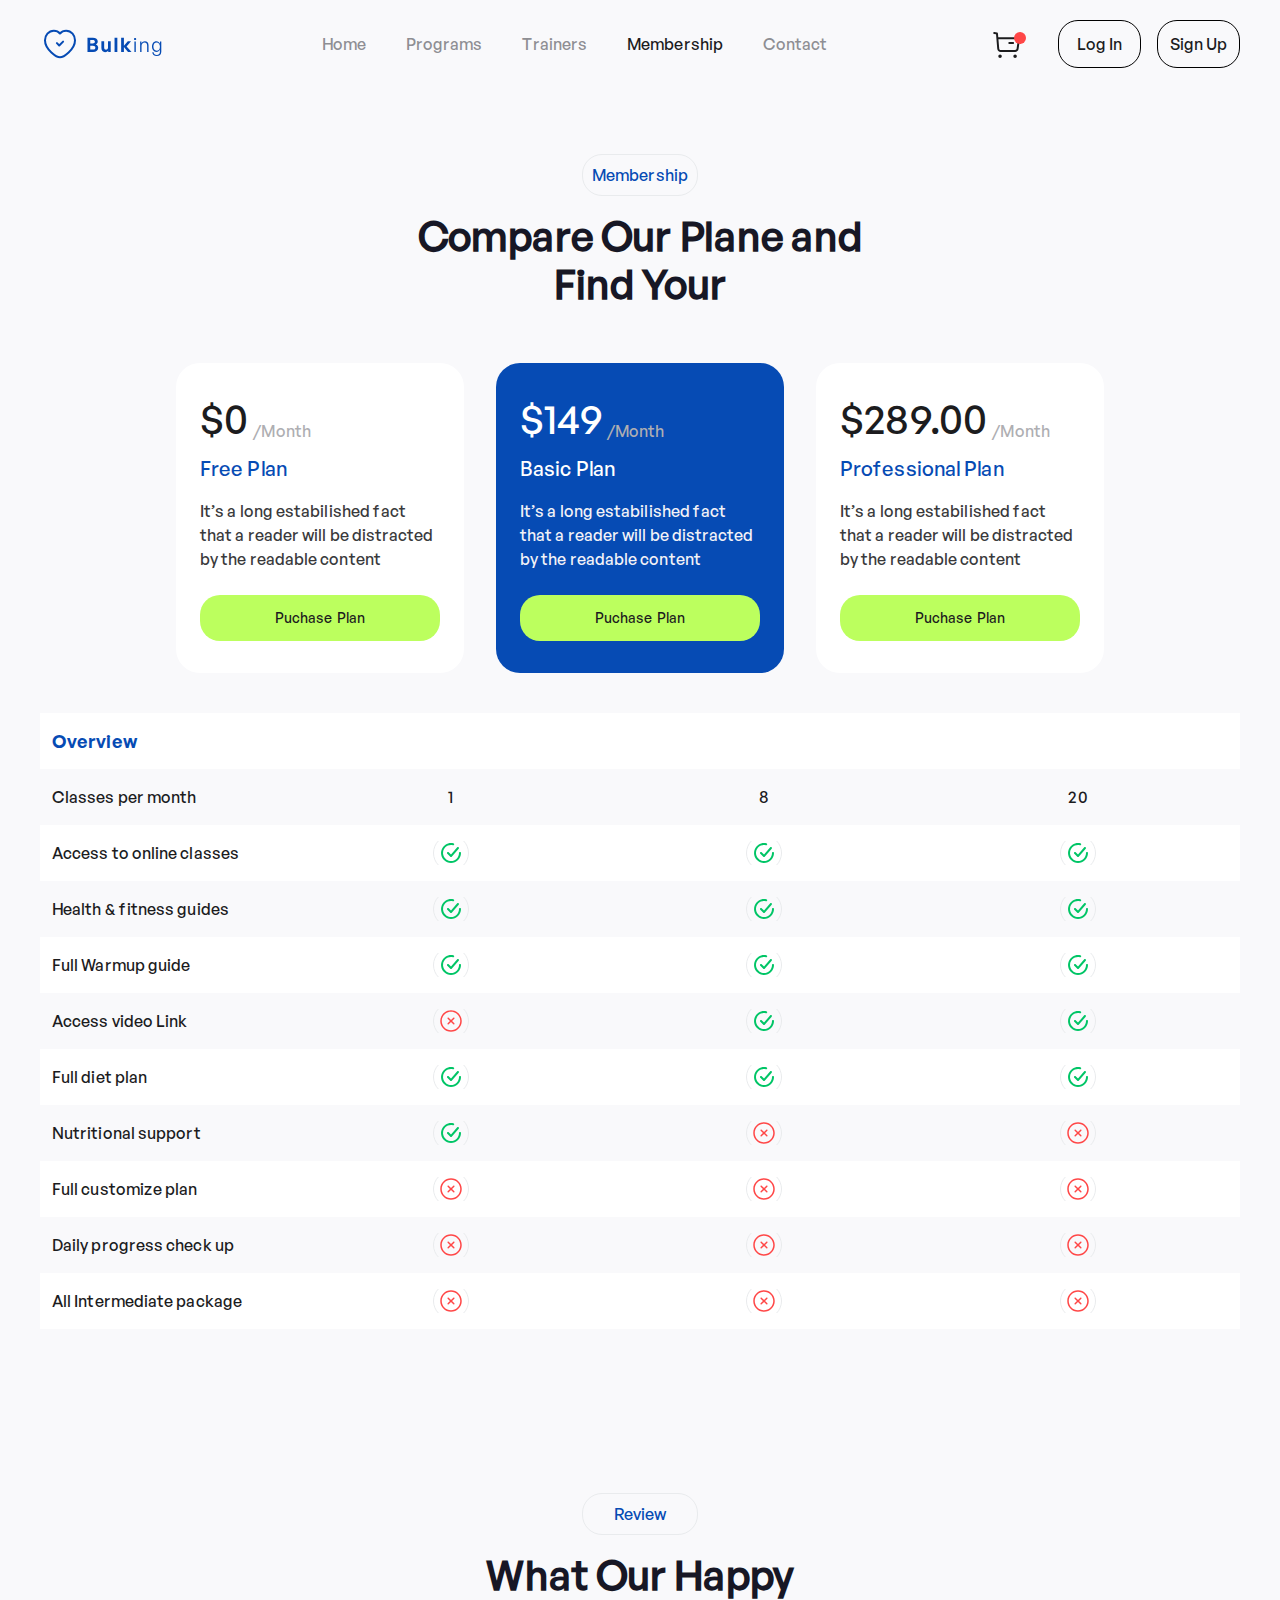
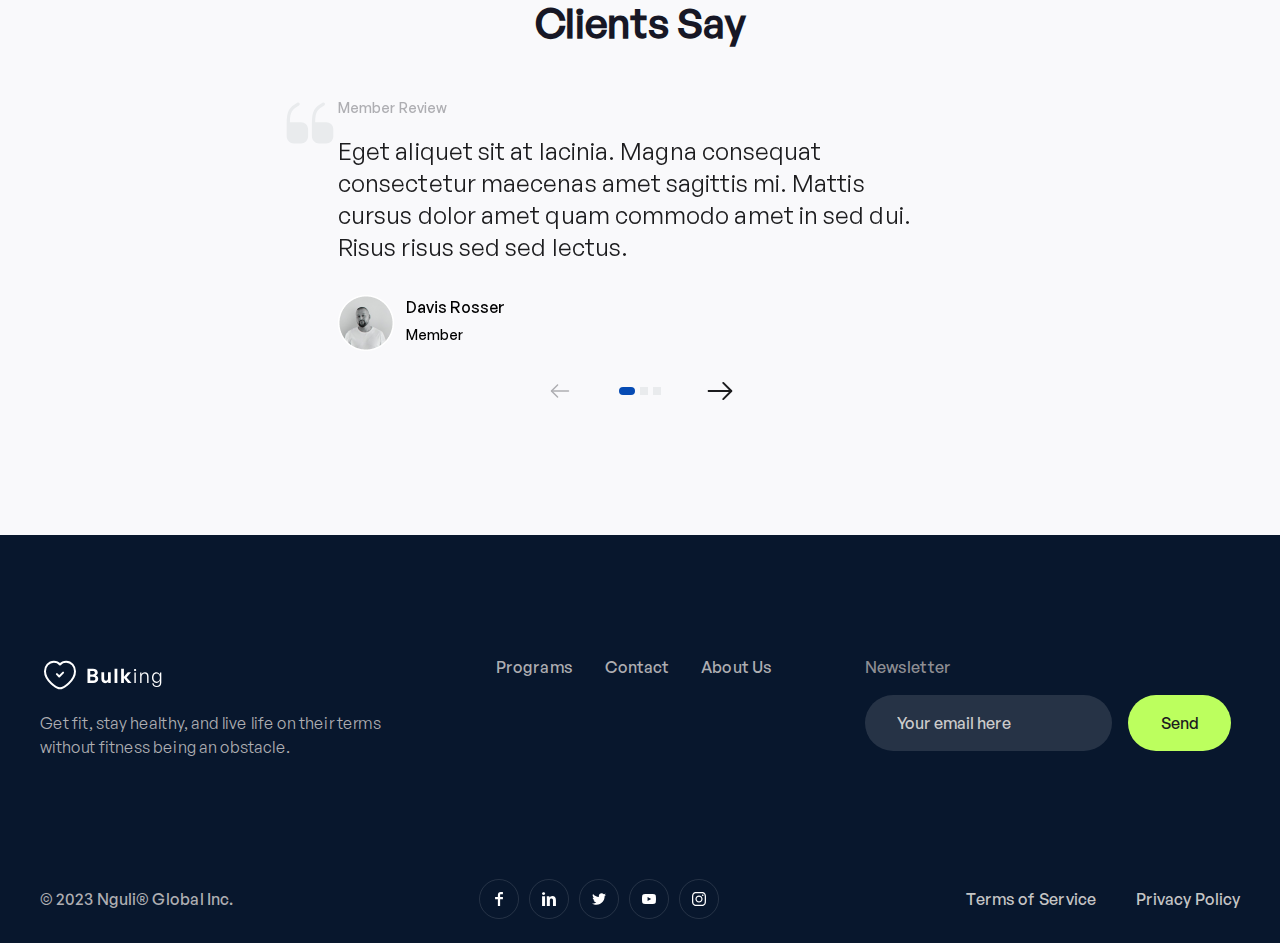
<file: membership.html>
<!DOCTYPE html>
<html lang="en">

<head>
    <meta charset="UTF-8">
    <meta name="viewport" content="width=device-width, initial-scale=1.0">
    <title>Personal Training</title>
    <link rel="stylesheet" href="css/main.min.css">
</head>

<body>
    <header class="header">
        <div class="header-fixed">
            <div class="header-navbar container">
                <a href="index.html" class="header-logo"><img src="img/Logo-blue.svg" alt="logo"></a>
                <nav class="nav">
                    <ul class="menu">
                        <li class="item">
                            <a class="link" href="index.html">Home</a>
                        </li>
                        <li class="item">
                            <a href="programs.html" class="link">Programs</a>
                        </li>
                        <li class="item">
                            <a href="trainnig.html" class="link ">Trainers</a>
                        </li>
                        <li class="item">
                            <a class="link active">Membership</a>
                        </li>
                        <li class="item">
                            <a href="contact.html" class="link">Contact</a>
                        </li>
                    </ul>
                </nav>
                <div class="header-block">
                    <a href="" class="cart">
                        <img src="img/cart-black.svg" alt="cart">
                    </a>
                    <div class="acuont">
                        <a href="" class="link" id="login">Log In</a>
                            <a href="" class="link" id="singup">Sign Up</a>
                    </div>
                </div>
                <div class="burger-black burger"></div>
            </div>
        </div>
    </header>
    <main>

        <section class="allplans">
            <div class="container">
                <span class="inner-subtitle">Membership</span>
                <h2 class="inner-title allplans-title">Compare Our Plane and
                    Find Your</h2>
                <div class="plans">
                    <div class="plan-block">
                        <div class="plan-prise">
                            <span class="prise">$0</span>
                            <span class="month">/Month</span>
                        </div>
                        <span class="plan-title">Free Plan</span>
                        <p class="plan-text">It’s a long estabilished fact that a reader will be distracted by the
                            readable content</p>
                        <a href="" class="plan-link">Puchase Plan</a>
                    </div>
                    <div class="plan-block active">
                        <div class="plan-prise">
                            <span class="prise">$149</span>
                            <span class="month">/Month</span>
                        </div>
                        <span class="plan-title">Basic Plan</span>
                        <p class="plan-text">It’s a long estabilished fact that a reader will be distracted by the
                            readable content</p>
                        <a href="program.html" target="_blank" class="plan-link">Puchase Plan</a>
                    </div>
                    <div class="plan-block">
                        <div class="plan-prise">
                            <span class="prise">$289.00</span>
                            <span class="month">/Month</span>
                        </div>
                        <span class="plan-title">Professional Plan</span>
                        <p class="plan-text">It’s a long estabilished fact that a reader will be distracted by the
                            readable content</p>
                        <a href="" class="plan-link">Puchase Plan</a>
                    </div>
                </div>
                <div class="plan-table">
                    <table class="table">
                        <tbody>
                            <tr>
                                <th>Overview</th>
                            </tr>
                            <tr>
                                <td class="plan-table-title">Classes per month</td>
                                <td class="">1</td>
                                <td class="">8</td>
                                <td class="">20</td>
                            </tr>
                            <tr>
                                <td class="plan-table-title">Access to online classes</td>
                                <td class="checked"></td>
                                <td class="checked"></td>
                                <td class="checked"></td>
                            </tr>
                            <tr>
                                <td class="plan-table-title">Health & fitness guides</td>
                                <td class="checked"></td>
                                <td class="checked"></td>
                                <td class="checked"></td>
                            </tr>
                            <tr>
                                <td class="plan-table-title">Full Warmup guide</td>
                                <td class="checked"></td>
                                <td class="checked"></td>
                                <td class="checked"></td>
                            </tr>
                            <tr>
                                <td class="plan-table-title">Access video Link</td>
                                <td class="checked-error"></td>
                                <td class="checked-error"></td>
                                <td class="checked-error"></td>
                            </tr>
                            <tr>
                                <td class="plan-table-title">Full diet plan</td>
                                <td class="checked-error"></td>
                                <td class="checked-error"></td>
                                <td class="checked-error"></td>
                            </tr>
                            <tr>
                                <td class="plan-table-title">Nutritional support</td>
                                <td class="checked-error"></td>
                                <td class="checked-error"></td>
                                <td class="checked-error"></td>
                            </tr>
                            <tr>
                                <td class="plan-table-title">Full customize plan</td>
                                <td class="checked-error"></td>
                                <td class="checked-error"></td>
                                <td class="checked-error"></td>
                            </tr>
                            <tr>
                                <td class="plan-table-title">Daily progress check up</td>
                                <td class="checked-error"></td>
                                <td class="checked-error"></td>
                                <td class="checked-error"></td>
                            </tr>
                            <tr>
                                <td class="plan-table-title">All Intermediate package</td>
                                <td class="checked-error"></td>
                                <td class="checked-error"></td>
                                <td class="checked-error"></td>
                            </tr>
                        </tbody>
                    </table>
                    <table class="table active">
                        <tbody>
                            <tr>
                                <th>Overview</th>
                            </tr>
                            <tr>
                                <td class="plan-table-title">Classes per month</td>
                                <td class="">1</td>
                                <td class="">8</td>
                                <td class="">20</td>
                            </tr>
                            <tr>
                                <td class="plan-table-title">Access to online classes</td>
                                <td class="checked"></td>
                                <td class="checked"></td>
                                <td class="checked"></td>
                            </tr>
                            <tr>
                                <td class="plan-table-title">Health & fitness guides</td>
                                <td class="checked"></td>
                                <td class="checked"></td>
                                <td class="checked"></td>
                            </tr>
                            <tr>
                                <td class="plan-table-title">Full Warmup guide</td>
                                <td class="checked"></td>
                                <td class="checked"></td>
                                <td class="checked"></td>
                            </tr>
                            <tr>
                                <td class="plan-table-title">Access video Link</td>
                                <td class="checked-error"></td>
                                <td class="checked"></td>
                                <td class="checked"></td>
                            </tr>
                            <tr>
                                <td class="plan-table-title">Full diet plan</td>
                                <td class="checked"></td>
                                <td class="checked"></td>
                                <td class="checked"></td>
                            </tr>
                            <tr>
                                <td class="plan-table-title">Nutritional support</td>
                                <td class="checked"></td>
                                <td class="checked-error"></td>
                                <td class="checked-error"></td>
                            </tr>
                            <tr>
                                <td class="plan-table-title">Full customize plan</td>
                                <td class="checked-error"></td>
                                <td class="checked-error"></td>
                                <td class="checked-error"></td>
                            </tr>
                            <tr>
                                <td class="plan-table-title">Daily progress check up</td>
                                <td class="checked-error"></td>
                                <td class="checked-error"></td>
                                <td class="checked-error"></td>
                            </tr>
                            <tr>
                                <td class="plan-table-title">All Intermediate package</td>
                                <td class="checked-error"></td>
                                <td class="checked-error"></td>
                                <td class="checked-error"></td>
                            </tr>
                        </tbody>
                    </table>
                    <table class="table">
                        <tbody>
                            <tr>
                                <th>Overview</th>
                            </tr>
                            <tr>
                                <td class="plan-table-title">Classes per month</td>
                                <td class="">1</td>
                                <td class="">8</td>
                                <td class="">20</td>
                            </tr>
                            <tr>
                                <td class="plan-table-title">Access to online classes</td>
                                <td class="checked"></td>
                                <td class="checked"></td>
                                <td class="checked"></td>
                            </tr>
                            <tr>
                                <td class="plan-table-title">Health & fitness guides</td>
                                <td class="checked"></td>
                                <td class="checked"></td>
                                <td class="checked"></td>
                            </tr>
                            <tr>
                                <td class="plan-table-title">Full Warmup guide</td>
                                <td class="checked"></td>
                                <td class="checked"></td>
                                <td class="checked"></td>
                            </tr>
                            <tr>
                                <td class="plan-table-title">Access video Link</td>
                                <td class="checked"></td>
                                <td class="checked"></td>
                                <td class="checked"></td>
                            </tr>
                            <tr>
                                <td class="plan-table-title">Full diet plan</td>
                                <td class="checked"></td>
                                <td class="checked"></td>
                                <td class="checked"></td>
                            </tr>
                            <tr>
                                <td class="plan-table-title">Nutritional support</td>
                                <td class="checked"></td>
                                <td class="checked"></td>
                                <td class="checked"></td>
                            </tr>
                            <tr>
                                <td class="plan-table-title">Full customize plan</td>
                                <td class="checked"></td>
                                <td class="checked"></td>
                                <td class="checked"></td>
                            </tr>
                            <tr>
                                <td class="plan-table-title">Daily progress check up</td>
                                <td class="checked"></td>
                                <td class="checked"></td>
                                <td class="checked"></td>
                            </tr>
                            <tr>
                                <td class="plan-table-title">All Intermediate package</td>
                                <td class="checked"></td>
                                <td class="checked"></td>
                                <td class="checked"></td>
                            </tr>
                        </tbody>
                    </table>
                </div>
            </div>
        </section>

        <!-- review -->

        <section class="review">
            <div class="container">
                <span class="inner-subtitle">Review</span>
                <h2 class="inner-title review-title">What Our Happy Clients Say</h2>
                <div class="slider-review">
                    <div class="slider">
                        <div class="slider-wrapper">
                            <span class="slider-subtitle">Member Review</span>
                            <p class="slider-text">Eget aliquet sit at lacinia. Magna consequat consectetur maecenas
                                amet sagittis mi. Mattis cursus dolor amet quam commodo amet in sed dui. Risus risus sed
                                sed lectus. </p>
                            <div class="slider-avatar">
                                <figure>
                                    <img src="img/review.png" alt="review">
                                </figure>
                                <span class="avatar-name">Davis Rosser</span>
                                <span class="avatar-job">Member</span>
                            </div>
                        </div>
                    </div>
                    <div class="slider">
                        <div class="slider-wrapper">
                            <span class="slider-subtitle">Member Review</span>
                            <p class="slider-text">Eget aliquet sit at lacinia. Magna consequat consectetur maecenas
                                amet sagittis mi. Mattis cursus dolor amet quam commodo amet in sed dui. Risus risus sed
                                sed lectus. </p>
                            <div class="slider-avatar">
                                <figure>
                                    <img src="img/review.png" alt="review">
                                </figure>
                                <span class="avatar-name">Davis Rosser</span>
                                <span class="avatar-job">Member</span>
                            </div>
                        </div>
                    </div>
                    <div class="slider">
                        <div class="slider-wrapper">
                            <span class="slider-subtitle">Member Review</span>
                            <p class="slider-text">Eget aliquet sit at lacinia. Magna consequat consectetur maecenas
                                amet sagittis mi. Mattis cursus dolor amet quam commodo amet in sed dui. Risus risus sed
                                sed lectus. </p>
                            <div class="slider-avatar">
                                <figure>
                                    <img src="img/review.png" alt="review">
                                </figure>
                                <span class="avatar-name">Davis Rosser</span>
                                <span class="avatar-job">Member</span>
                            </div>
                        </div>
                    </div>
                </div>
            </div>
        </section>

        <!-- end review -->

    </main>


    <footer class="footer">
        <div class="container">
            <div class="footer-top">
                <div class="footer-top-block">
                    <span class="footer-logo"><img src="img/footer-logo.svg" alt="logo"></span>
                    <p class="footer-text">Get fit, stay healthy, and live life on their terms without fitness being an
                        obstacle.</p>
                </div>
                <div class="footer-top-block">
                    <ul class="footer-menu">
                        <li class="footer-item">
                            <a href="programs.html" class="footer-link">Programs</a>
                        </li>
                        <li class="footer-item">
                            <a href="contact.html" class="footer-link">Contact</a>
                        </li>
                        <li class="footer-item">
                            <a href="about-us.html" class="footer-link">About Us</a>
                        </li>
                    </ul>
                </div>
                <div class="footer-top-block">
                    <form action="" class="footer-form">
                        <span class="form-title">Newsletter</span>
                        <div class="footer-form-block">
                            <input type="email" placeholder="Your email here">
                            <button class="btn form-btn">Send</button>
                        </div>
                    </form>
                </div>
            </div>
            <div class="footer-bottom">
                <span class="footer-copyright">© 2023 Nguli® Global Inc.</span>
                <div class="social">
                    <a href="" class="social-link">
                        <img src="img/fb.svg" alt="icon">
                    </a>
                    <a href="" class="social-link">
                        <img src="img/in.svg" alt="icon">
                    </a>
                    <a href="" class="social-link">
                        <img src="img/tw.svg" alt="icon">
                    </a>
                    <a href="" class="social-link">
                        <img src="img/yt.svg" alt="icon">
                    </a>
                    <a href="" class="social-link">
                        <img src="img/insta.svg" alt="icon">
                    </a>
                </div>
                <ul class="footer-bottom-menu">
                    <li class="footer-bottom-item">
                        <a href="" class="footer-bottom-link">Terms of Service</a>
                    </li>
                    <li class="footer-bottom-item">
                        <a href="" class="footer-bottom-link">Privacy Policy</a>
                    </li>
                </ul>
            </div>
        </div>
    </footer>

    <!-- pop up -->
    <div class="pop-up">
        <div class="pop-up-block pop-up-signup">
            <span class="logo"><img src="img/logo-popup.svg" alt="logo"></span>
            <h3 class="title">Welcome to Work<span>out</span></h3>
            <ul class="contaniu-list">
                <li class="google">
                    <button class="google-btn">Continue with Google</button>
                </li>
                <li class="apple">
                    <button class="apple-btn">Continue with Apple</button>
                </li>
            </ul>
            <span class="other-method">Or Sign Up with</span>
            <form class="form">
                <label for="">
                    Email
                    <input type="email" id="" placeholder="Enter your email">
                </label>
                <button class="form-btn">Continue</button>
                <div class="block-action">
                    <input type="checkbox" id="agree">
                    <label for="agree">
                        I agree to Claraa <a href="">Terms of Use</a> and <a href="">Privacy Policy</a>
                    </label>
                </div>
                <span class="form-login">Already have an account?<a href="">Log In</a></span>
            </form>
            <button class="pop-up-close"></button>
        </div>
        <div class="pop-up-block pop-up-login">
            <span class="logo"><img src="img/logo-popup.svg" alt="logo"></span>
            <h3 class="title">Hey there, welome back!</h3>
            <form class="form">
                <label for="">
                    Email
                    <input type="email" id="" placeholder="Enter your email">
                </label>
                <label class="label-password" for="">
                    Password
                    <input type="password" id="password" placeholder="Enter your password">
                    <i class="eye-icon" id="tooglePassword"></i>
                </label>
                <button class="form-btn">Login</button>
                <a href="" class="pop-up-login-link">Forgot Password?</a>
            </form>
            <button class="pop-up-close"></button>
        </div>
        <div class="pop-up-block pop-up-confirm">
            <span class="logo"><img src="img/logo-popup.svg" alt="logo"></span>
            <h3 class="title">Let’s confirm it’s really you</h3>
            <span class="subtitle">Help us secure your account. Please complete the verifications below</span>
            <div class="form-action">
                <input type="checkbox" id="code">
                <label for="code">Get the code by email at</label>
                <span>joseph••••@gm•••.com</span>
            </div>
            <div class="form-action">
                <input type="checkbox" id="number">
                <label for="number">Get the code by text message </label>
                <span>(SM) at +1 21 726 918</span>
            </div>
            <button class="form-btn btn-confirm">Continue</button>
            <button class="pop-up-close"></button>
        </div>
        <div class="pop-up-block pop-up-sequrity">
            <span class="logo"><img src="img/logo-popup.svg" alt="logo"></span>
            <h3 class="title">Enter your security code</h3>
            <span class="subtitle">We texted your code to tranm••••••••••••@gm•••.com</span>
            <form class="form-sequrity">
                <div class="sequrity-block">
                    <input type="password" name="" id="" required maxlength="1">
                    <input type="password" name="" id="" required maxlength="1">
                    <input type="password" name="" id="" required maxlength="1">
                    <input type="password" name="" id="" required maxlength="1">
                    <input type="password" name="" id="" required maxlength="1">
                    <input type="text" name="" id="" required maxlength="1">
                </div>
                <button class="form-btn" type="submit">Continue</button>
            </form>

            <button class="pop-up-close"></button>
        </div>
        <div class="pop-up-block pop-up-reset">
            <span class="logo"><img src="img/logo-popup.svg" alt="logo"></span>
            <h3 class="title">Reset Password</h3>
            <span class="subtitle">Recover your account password</span>
            <form class="form-reset">
                <div class="reset-block">
                    <label for="resetemail">Email</label>
                    <input type="email" name="" id="resetemail" required placeholder="Enter your email">
                </div>
                <button class="form-btn" type="submit">Next</button>
            </form>

            <button class="pop-up-close"></button>
        </div>
        <div class="pop-up-block pop-up-verification">
            <span class="logo"><img src="img/logo-popup.svg" alt="logo"></span>
            <h3 class="title">Enter your verification code</h3>
            <span class="subtitle">We texted your code to tranm••••••••••••@gm•••.com</span>
            <form class="form-sequrity">
                <div class="sequrity-block">
                    <input type="password" name="" id="" required maxlength="1">
                    <input type="password" name="" id="" required maxlength="1">
                    <input type="password" name="" id="" required maxlength="1">
                    <input type="password" name="" id="" required maxlength="1">
                    <input type="password" name="" id="" required maxlength="1">
                    <input type="text" name="" id="" required maxlength="1">
                </div>
                <button class="form-btn" type="submit">Next</button>
                <button class="form-btn-reset" type="reset">Resend</button>
            </form>

            <button class="pop-up-close"></button>
        </div>
        <div class="pop-up-block pop-up-newpassword">
            <span class="logo"><img src="img/logo-popup.svg" alt="logo"></span>
            <h3 class="title">Create New Password</h3>
            <form class="form">
                <label class="label-password" for="">
                    Password
                    <input type="password" id="password-one" placeholder="Enter your password">
                    <i class="eye-icon" id="tooglePassword-one"></i>
                </label>
                <label class="label-password" for="">
                    New Password
                    <input type="password" id="new-password" placeholder="Enter your password">
                    <i class="eye-icon" id="tooglenewPassword"></i>
                </label>
                <button class="form-btn">Login</button>
            </form>
            <button class="pop-up-close"></button>
        </div>
        <div class="pop-up-success success">
            <svg width="160" height="160" viewBox="0 0 160 160" fill="none" xmlns="http://www.w3.org/2000/svg">
                <g id="tick-circle">
                <g id="vuesax/outline/tick-circle">
                <g id="tick-circle_2">
                <circle id="BG" opacity="0.12" cx="80.5" cy="79.5" r="62.5" fill="#00C566"/>
                <path id="Vector" d="M80.5714 150.857C41.1694 150.857 9.14282 118.831 9.14282 79.4286C9.14282 40.0266 41.1694 8 80.5714 8C119.973 8 152 40.0266 152 79.4286C152 118.831 119.973 150.857 80.5714 150.857ZM80.5714 17.9668C46.6844 17.9668 19.1096 45.5415 19.1096 79.4286C19.1096 113.316 46.6844 140.89 80.5714 140.89C114.458 140.89 142.033 113.316 142.033 79.4286C142.033 45.5415 114.458 17.9668 80.5714 17.9668Z" fill="#00C566"/>
                <path id="Vector_2" d="M70.5333 103.867C69.2 103.867 67.9334 103.333 67 102.4L48.1333 83.5333C46.2 81.5999 46.2 78.3999 48.1333 76.4666C50.0667 74.5333 53.2667 74.5333 55.2 76.4666L70.5333 91.7999L104.8 57.5333C106.733 55.5999 109.933 55.5999 111.867 57.5333C113.8 59.4666 113.8 62.6666 111.867 64.5999L74.0667 102.4C73.1334 103.333 71.8667 103.867 70.5333 103.867Z" fill="#00C566"/>
                </g>
                </g>
                </g>
            </svg>
                <span class="success-title">Success!</span>
                <p class="success-text">Your password is succesfully created</p>
                <button class="success-btn">Continue</button>
        </div>
        <div class="pop-up-success pop-up-welcome">
            <svg width="160" height="160" viewBox="0 0 160 160" fill="none" xmlns="http://www.w3.org/2000/svg">
                <g id="tick-circle">
                <g id="vuesax/outline/tick-circle">
                <g id="tick-circle_2">
                <circle id="BG" opacity="0.12" cx="80.5" cy="79.5" r="62.5" fill="#00C566"/>
                <path id="Vector" d="M80.5714 150.857C41.1694 150.857 9.14282 118.831 9.14282 79.4286C9.14282 40.0266 41.1694 8 80.5714 8C119.973 8 152 40.0266 152 79.4286C152 118.831 119.973 150.857 80.5714 150.857ZM80.5714 17.9668C46.6844 17.9668 19.1096 45.5415 19.1096 79.4286C19.1096 113.316 46.6844 140.89 80.5714 140.89C114.458 140.89 142.033 113.316 142.033 79.4286C142.033 45.5415 114.458 17.9668 80.5714 17.9668Z" fill="#00C566"/>
                <path id="Vector_2" d="M70.5333 103.867C69.2 103.867 67.9334 103.333 67 102.4L48.1333 83.5333C46.2 81.5999 46.2 78.3999 48.1333 76.4666C50.0667 74.5333 53.2667 74.5333 55.2 76.4666L70.5333 91.7999L104.8 57.5333C106.733 55.5999 109.933 55.5999 111.867 57.5333C113.8 59.4666 113.8 62.6666 111.867 64.5999L74.0667 102.4C73.1334 103.333 71.8667 103.867 70.5333 103.867Z" fill="#00C566"/>
                </g>
                </g>
                </g>
            </svg>
                <span class="success-title">Welcome</span>
                <button class="success-btn">Continue</button>
        </div>
    </div>

    <script src="js/jquery-3.6.4.min.js"></script>
    <script src="js/select2.min.js"></script>
    <script src="js/slick.min.js"></script>
    <script src="js/main.js"></script>
</body>

</html>
</file>
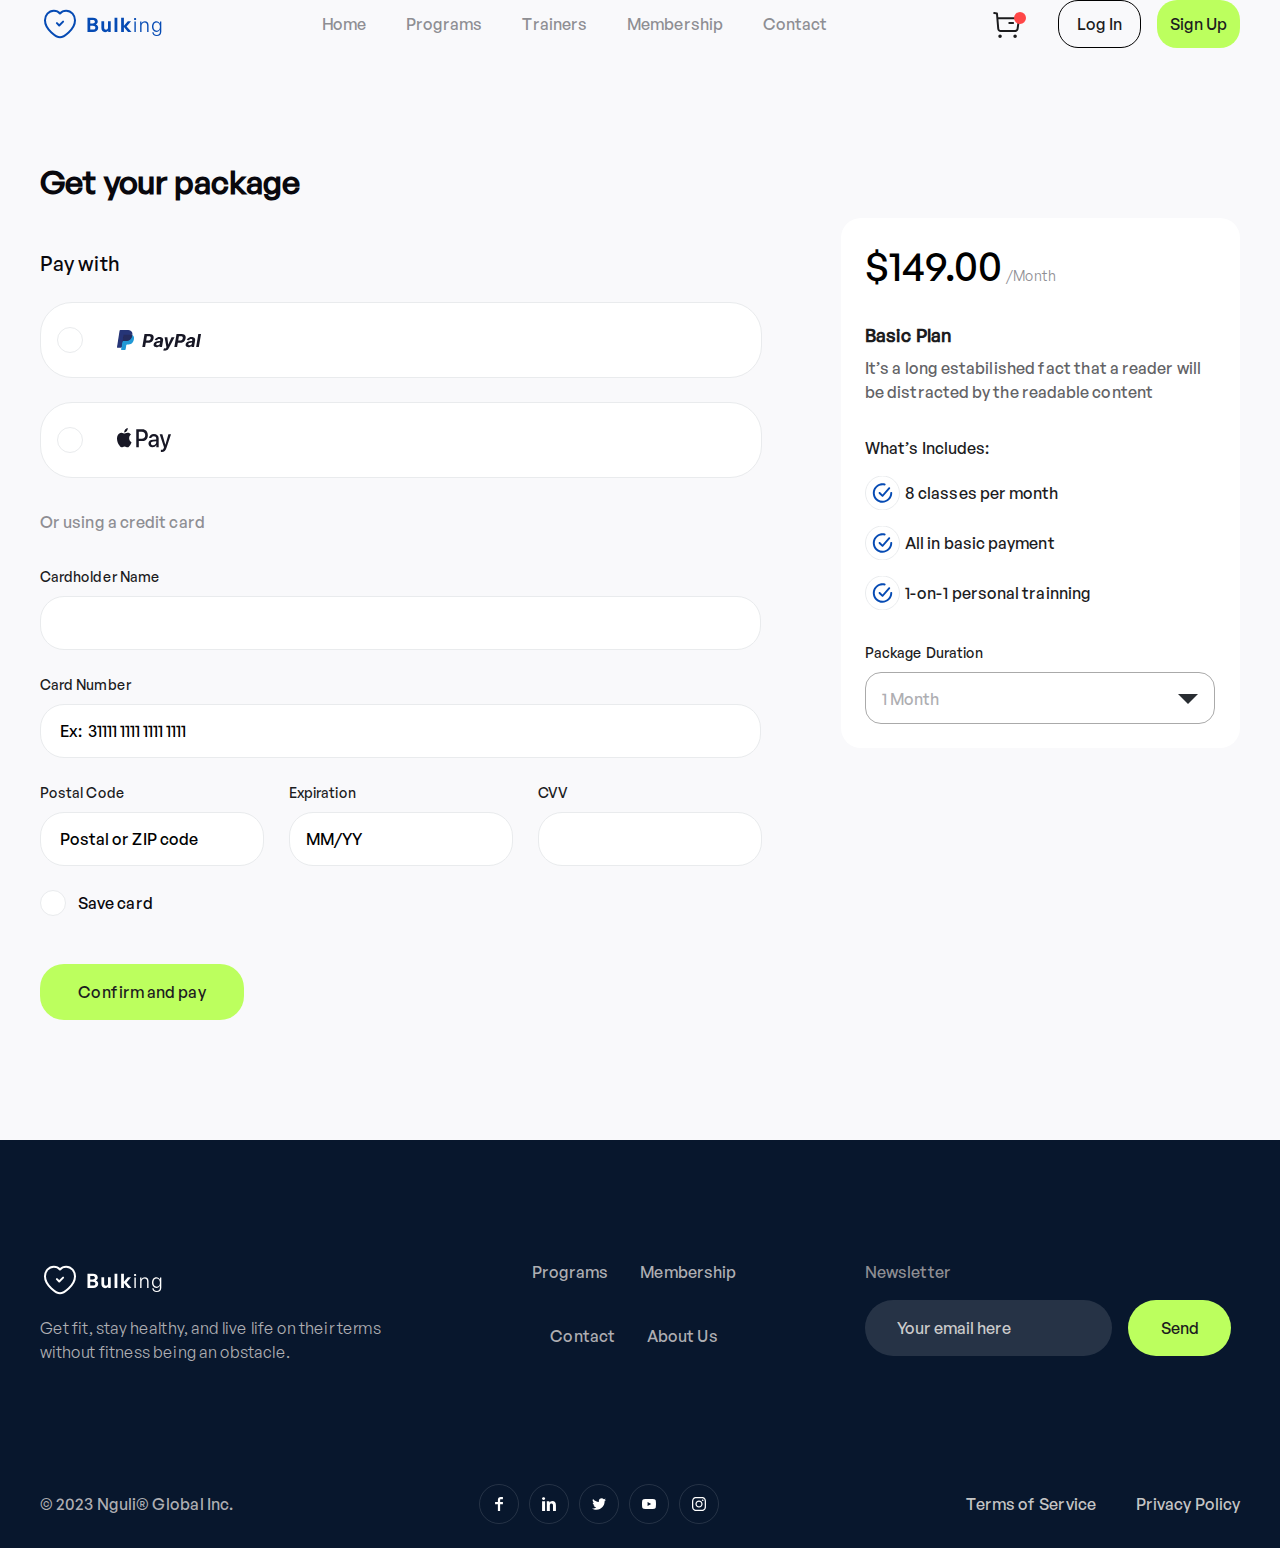
<file: payment.html>
<!DOCTYPE html>
<html lang="en">

<head>
    <meta charset="UTF-8">
    <meta name="viewport" content="width=device-width, initial-scale=1.0">
    <title>payment</title>
    <link rel="stylesheet" href="css/main.min.css">
</head>

<body>
    <header class="header">
        <div class="header-navbar container">
            <a href="index.html" class="header-logo"><img src="img/Logo-blue.svg" alt="logo"></a>
            <nav class="nav">
                <ul class="menu">
                    <li class="item">
                        <a href="index.html" class="link">Home</a>
                    </li>
                    <li class="item">
                        <a class="link">Programs</a>
                    </li>
                    <li class="item">
                        <a href="trainnig.html" class="link">Trainers</a>
                    </li>
                    <li class="item">
                        <a href="membership.html" class="link">Membership</a>
                    </li>
                    <li class="item">
                        <a href="" class="link">Contact</a>
                    </li>
                </ul>
            </nav>
            <div class="header-block">
                <a href="" class="cart">
                    <img src="img/cart-black.svg" alt="cart">
                </a>
                <div class="acuont">
                    <a href="" class="link">Log In</a>
                    <a href="" class="link active">Sign Up</a>
                </div>
            </div>
            <div class="burger-black burger"></div>
        </div>
    </header>


    <main>
        <section class="payment">
            <div class="container">
                <div class="payment-wrapper">
                    <form class="payment-form">
                        <h1 class="payment-title">Get your package</h1>
                        <div class="payment-vrapper">
                            <div class="payment-detales">
                                <span class="payment-subtitle">Pay with</span>
                                <div class="payment-method">
                                    <input type="radio" name="pay" id="paypal">
                                    <label for="paypal" class="paypal"></label>
                                </div>
                                <div class="payment-method">
                                    <input type="radio" name="pay" id="pay">
                                    <label for="pay" class="pay"></label>
                                </div>
                                <span class="payment-text">Or using a credit card</span>
                                <div class="payment-field">
                                    <label for="" class="cardholder">Cardholder Name</label>
                                    <input type="text">
                                </div>
                                <div class="payment-field">
                                    <label for="" class="card-number">Card Number</label>
                                    <input type="text" placeholder=" Ex:  31111 1111 1111 1111">
                                </div>
                                <div class="payment-code">
                                    <div class="code-info">
                                        <label for="">Postal Code</label>
                                        <input type="text" placeholder=" Postal or ZIP code">
                                    </div>
                                    <div class="code-info">
                                        <label for="">Expiration</label>
                                        <input type="text" placeholder="MM/YY">
                                    </div>
                                    <div class="code-info">
                                        <label for="">CVV</label>
                                        <input type="text">
                                    </div>
                                </div>
                                <div class="save-card">
                                    <input type="checkbox" name="radio" id="save-card">
                                    <label for="save-card">Save card</label>
                                </div>
                                <button class="btn payment-btn" type="submit">Confirm and pay</button>
                            </div>
                        </div>
                    </form>
                    <div class="payment-reserve">
                        <div class="price-permonth">
                            <span class="permonth-number">$149.00</span>
                            <span class="per-month-text">/Month</span>
                        </div>
                        <div>
                            <span class="payment-serve-title">Basic Plan</span>
                            <p class="payment-serve-text">It’s a long estabilished fact that a reader will be distracted by
                                the readable content</p>
                        </div>

                        <div class="features-list">
                            <span class="features-list-subtitle">What’s Includes:</span>
                            <ul class="features-list-items">
                                <li class="features-item">8 classes per month</li>
                                <li class="features-item">All in basic payment</li>
                                <li class="features-item">1-on-1 personal trainning</li>
                            </ul>
                        </div>
                        <div>
                            <span class="select-title">Package Duration</span>
                            <select class="select" data-minimum-results-for-search="Infinity">
                                <option value="1 Month">1 Month</option>
                                <option value="1 Month">1 Month</option>
                            </select>
                        </div>
                    </div>
                </div>
            </div>
        </section>
    </main>


    <footer class="footer">
        <div class="container">
            <div class="footer-top">
                <div class="footer-top-block">
                    <span class="footer-logo"><img src="img/footer-logo.svg" alt="logo"></span>
                    <p class="footer-text">Get fit, stay healthy, and live life on their terms without fitness being an
                        obstacle.</p>
                </div>
                <div class="footer-top-block">
                    <ul class="footer-menu">
                        <li class="footer-item">
                            <a href="programs.html" class="footer-link">Programs</a>
                        </li>
                        <li class="footer-item">
                            <a href="membership.html" class="footer-link">Membership</a>
                        </li>
                        <li class="footer-item">
                            <a href="contact.html" class="footer-link">Contact</a>
                        </li>
                        <li class="footer-item">
                            <a href="about-us.html" class="footer-link">About Us</a>
                        </li>
                    </ul>
                </div>
                <div class="footer-top-block">
                    <form action="" class="footer-form">
                        <span class="form-title">Newsletter</span>
                        <div class="footer-form-block">
                            <input type="email" placeholder="Your email here">
                            <button class="btn form-btn">Send</button>
                        </div>
                    </form>
                </div>
            </div>
            <div class="footer-bottom">
                <span class="footer-copyright">© 2023 Nguli® Global Inc.</span>
                <div class="social">
                    <a href="" class="social-link">
                        <img src="img/fb.svg" alt="icon">
                    </a>
                    <a href="" class="social-link">
                        <img src="img/in.svg" alt="icon">
                    </a>
                    <a href="" class="social-link">
                        <img src="img/tw.svg" alt="icon">
                    </a>
                    <a href="" class="social-link">
                        <img src="img/yt.svg" alt="icon">
                    </a>
                    <a href="" class="social-link">
                        <img src="img/insta.svg" alt="icon">
                    </a>
                </div>
                <ul class="footer-bottom-menu">
                    <li class="footer-bottom-item">
                        <a href="" class="footer-bottom-link">Terms of Service</a>
                    </li>
                    <li class="footer-bottom-item">
                        <a href="" class="footer-bottom-link">Privacy Policy</a>
                    </li>
                </ul>
            </div>
        </div>
    </footer>

    <script src="js/jquery-3.6.4.min.js"></script>
    <script src="js/slick.min.js"></script>
    <script src="js/select2.min.js"></script>
    <script src="js/main.js"></script>
</body>

</html>
</file>
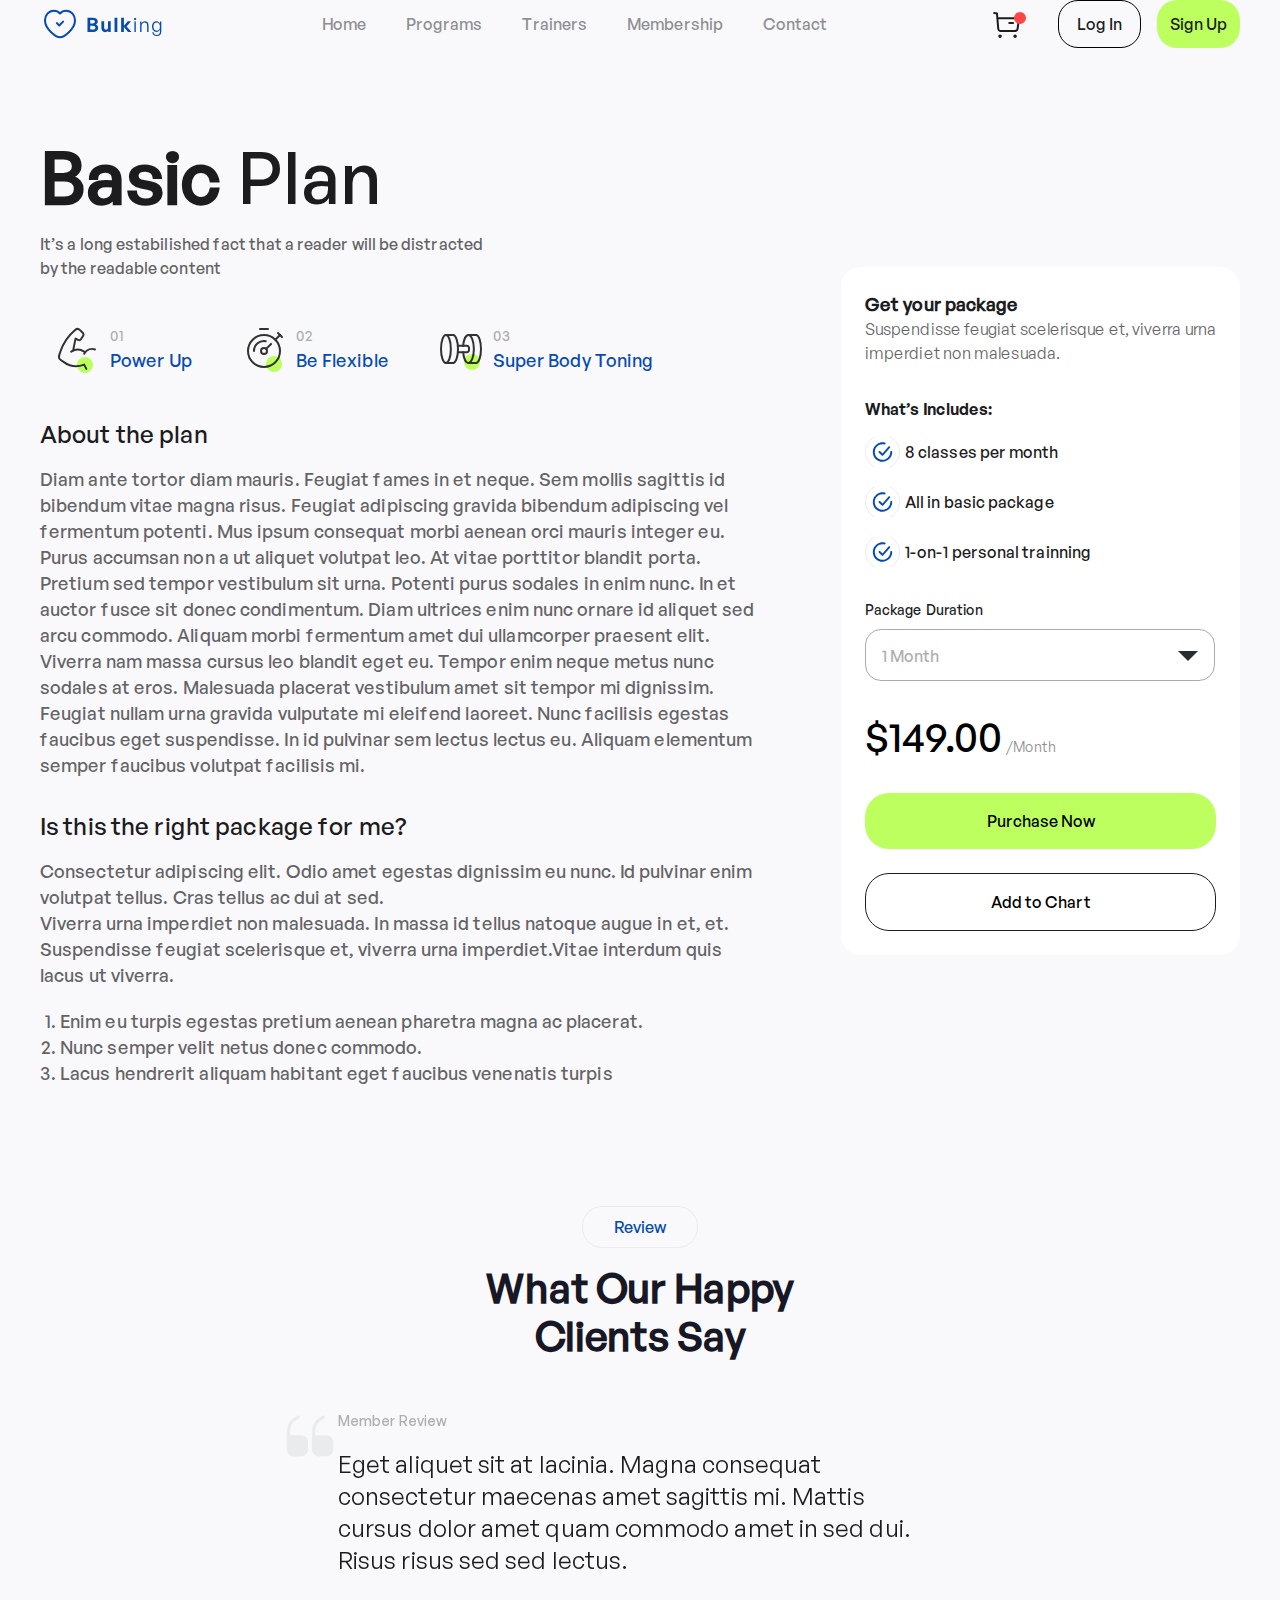
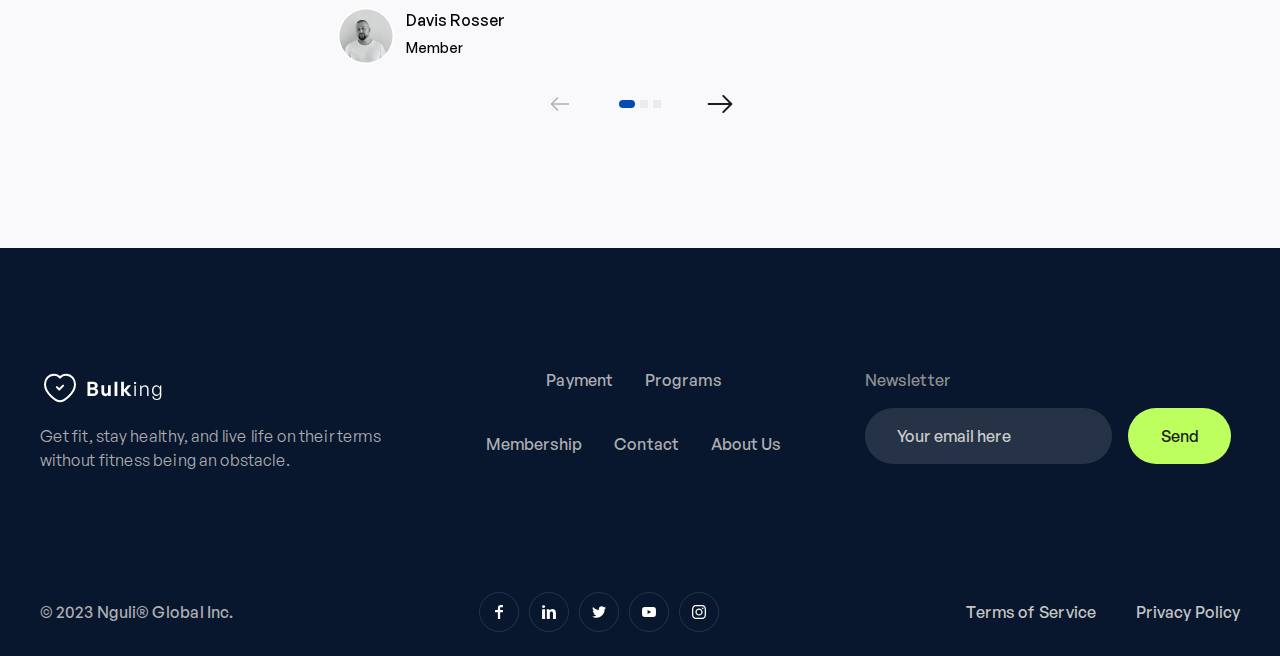
<file: program.html>
<!DOCTYPE html>
<html lang="en">

<head>
    <meta charset="UTF-8">
    <meta name="viewport" content="width=device-width, initial-scale=1.0">
    <title>Basic Plan</title>
    <link rel="stylesheet" href="css/main.min.css">
</head>

<body>
    <header class="header">
        <div class="header-navbar container">
            <a href="index.html" class="header-logo"><img src="img/Logo-blue.svg" alt="logo"></a>
            <nav class="nav">
                <ul class="menu">
                    <li class="item">
                        <a href="index.html" class="link">Home</a>
                    </li>
                    <li class="item">
                        <a class="link">Programs</a>
                    </li>
                    <li class="item">
                        <a href="trainnig.html" class="link">Trainers</a>
                    </li>
                    <li class="item">
                        <a href="membership.html" class="link">Membership</a>
                    </li>
                    <li class="item">
                        <a href="" class="link">Contact</a>
                    </li>
                </ul>
            </nav>
            <div class="header-block">
                <a href="" class="cart">
                    <img src="img/cart-black.svg" alt="cart">
                </a>
                <div class="acuont">
                    <a href="" class="link">Log In</a>
                    <a href="" class="link active">Sign Up</a>
                </div>
            </div>
            <div class="burger-black burger"></div>
        </div>
    </header>


    <main>
        <!-- plan -->
        <section class="program-plan">
            <div class="container">
                <div class="program-plan-wrapper">
                    <div class="content">
                        <h1 class="content-title">Basic <span>Plan</span></h1>
                        <p class="content-subtitle">It’s a long estabilished fact that a reader will be distracted by
                            the readable content</p>
                        <div class="content-features">
                            <div class="content-features-block">
                                <figure>
                                    <img src="img/arm.svg" alt="arm">
                                </figure>
                                <div class="features-block-discript">
                                    <span class="features-block-number">01</span>
                                    <span class="features-block-text">Power Up</span>
                                </div>
                            </div>
                            <div class="content-features-block">
                                <figure>
                                    <img src="img/alarm.svg" alt="alarm">
                                </figure>
                                <div class="features-block-discript">
                                    <span class="features-block-number">02</span>
                                    <span class="features-block-text">Be Flexible</span>
                                </div>
                            </div>
                            <div class="content-features-block">
                                <figure>
                                    <img src="img/fitness-dumbbell.svg" alt="dumbbell">
                                </figure>
                                <div class="features-block-discript">
                                    <span class="features-block-number">03</span>
                                    <span class="features-block-text">Super Body Toning</span>
                                </div>
                            </div>
                        </div>
                        <article class="content-article">
                            <h2>About the plan</h2>
                            <p>Diam ante tortor diam mauris. Feugiat fames in et neque. Sem mollis sagittis id bibendum
                                vitae magna risus. Feugiat adipiscing gravida bibendum adipiscing vel fermentum potenti.
                                Mus ipsum consequat morbi aenean orci mauris integer eu. Purus accumsan non a ut aliquet
                                volutpat leo. At vitae porttitor blandit porta. Pretium sed tempor vestibulum sit urna.
                                Potenti purus sodales in enim nunc. In et auctor fusce sit donec condimentum. Diam
                                ultrices enim nunc ornare id aliquet sed arcu commodo. Aliquam morbi fermentum amet dui
                                ullamcorper praesent elit. Viverra nam massa cursus leo blandit eget eu. Tempor enim
                                neque metus nunc sodales at eros. Malesuada placerat vestibulum amet sit tempor mi
                                dignissim. Feugiat nullam urna gravida vulputate mi eleifend laoreet. Nunc facilisis
                                egestas faucibus eget suspendisse. In id pulvinar sem lectus lectus eu. Aliquam
                                elementum semper faucibus volutpat facilisis mi.</p>
                            <h2>Is this the right package for me?</h2>
                            <p>Consectetur adipiscing elit. Odio amet egestas dignissim eu nunc. Id pulvinar enim
                                volutpat tellus. Cras tellus ac dui at sed.</p>
                            <p>Viverra urna imperdiet non malesuada. In massa id tellus natoque augue in et, et.
                                Suspendisse feugiat scelerisque et, viverra urna imperdiet.Vitae interdum quis lacus ut
                                viverra.
                            </p>
                            <ol>
                                <li>Enim eu turpis egestas pretium aenean pharetra magna ac placerat.</li>
                                <li>Nunc semper velit netus donec commodo.</li>
                                <li> Lacus hendrerit aliquam habitant eget faucibus venenatis turpis</li>
                            </ol>
                        </article>
                    </div>
                    <div class="package-reserve">
                        <span class="package-title">Get your package</span>
                        <p class="package-text">Suspendisse feugiat scelerisque et, viverra urna imperdiet non
                            malesuada.</p>
                        <div class="features-list">
                            <span class="features-list-subtitle">What’s Includes:</span>
                            <ul class="features-list-items">
                                <li class="features-item">8 classes per month</li>
                                <li class="features-item">All in basic package</li>
                                <li class="features-item">1-on-1 personal trainning</li>
                            </ul>
                        </div>
                        <span class="select-title">Package Duration</span>
                        <select class="select" data-minimum-results-for-search="Infinity">
                            <option value="1 Month">1 Month</option>
                            <option value="1 Month">1 Month</option>
                        </select>
                        <div class="price-permonth">
                            <span class="permonth-number">$149.00</span>
                            <span class="per-month-text">/Month</span>
                        </div>
                        <button class="btn package-btn plan-link">Purchase Now</button>
                        <button class="btn package-btn">Add to Chart</button>
                    </div>
                </div>
            </div>
        </section>

        <!-- slider -->

        <section class="review">
            <div class="container">
                <span class="inner-subtitle">Review</span>
                <h2 class="inner-title review-title">What Our Happy Clients Say</h2>
                <div class="slider-review">
                    <div class="slider">
                        <div class="slider-wrapper">
                            <span class="slider-subtitle">Member Review</span>
                            <p class="slider-text">Eget aliquet sit at lacinia. Magna consequat consectetur maecenas
                                amet sagittis mi. Mattis cursus dolor amet quam commodo amet in sed dui. Risus risus sed
                                sed lectus. </p>
                            <div class="slider-avatar">
                                <figure>
                                    <img src="img/review.png" alt="review">
                                </figure>
                                <span class="avatar-name">Davis Rosser</span>
                                <span class="avatar-job">Member</span>
                            </div>
                        </div>
                    </div>
                    <div class="slider">
                        <div class="slider-wrapper">
                            <span class="slider-subtitle">Member Review</span>
                            <p class="slider-text">Eget aliquet sit at lacinia. Magna consequat consectetur maecenas
                                amet sagittis mi. Mattis cursus dolor amet quam commodo amet in sed dui. Risus risus sed
                                sed lectus. </p>
                            <div class="slider-avatar">
                                <figure>
                                    <img src="img/review.png" alt="review">
                                </figure>
                                <span class="avatar-name">Davis Rosser</span>
                                <span class="avatar-job">Member</span>
                            </div>
                        </div>
                    </div>
                    <div class="slider">
                        <div class="slider-wrapper">
                            <span class="slider-subtitle">Member Review</span>
                            <p class="slider-text">Eget aliquet sit at lacinia. Magna consequat consectetur maecenas
                                amet sagittis mi. Mattis cursus dolor amet quam commodo amet in sed dui. Risus risus sed
                                sed lectus. </p>
                            <div class="slider-avatar">
                                <figure>
                                    <img src="img/review.png" alt="review">
                                </figure>
                                <span class="avatar-name">Davis Rosser</span>
                                <span class="avatar-job">Member</span>
                            </div>
                        </div>
                    </div>
                </div>
            </div>
        </section>
    </main>


    <footer class="footer">
        <div class="container">
            <div class="footer-top">
                <div class="footer-top-block">
                    <span class="footer-logo"><img src="img/footer-logo.svg" alt="logo"></span>
                    <p class="footer-text">Get fit, stay healthy, and live life on their terms without fitness being an
                        obstacle.</p>
                </div>
                <div class="footer-top-block">
                    <ul class="footer-menu">
                        <li class="footer-item">
                            <a href="payment.html" class="footer-link">Payment</a>
                        </li>
                        <li class="footer-item">
                            <a href="programs.html" class="footer-link">Programs</a>
                        </li>
                        <li class="footer-item">
                            <a href="membership.html" class="footer-link">Membership</a>
                        </li>
                        
                        <li class="footer-item">
                            <a href="contact.html" class="footer-link">Contact</a>
                        </li>
                        <li class="footer-item">
                            <a href="about-us.html" class="footer-link">About Us</a>
                        </li>
                    </ul>
                </div>
                <div class="footer-top-block">
                    <form action="" class="footer-form">
                        <span class="form-title">Newsletter</span>
                        <div class="footer-form-block">
                            <input type="email" placeholder="Your email here">
                            <button class="btn form-btn">Send</button>
                        </div>
                    </form>
                </div>
            </div>
            <div class="footer-bottom">
                <span class="footer-copyright">© 2023 Nguli® Global Inc.</span>
                <div class="social">
                    <a href="" class="social-link">
                        <img src="img/fb.svg" alt="icon">
                    </a>
                    <a href="" class="social-link">
                        <img src="img/in.svg" alt="icon">
                    </a>
                    <a href="" class="social-link">
                        <img src="img/tw.svg" alt="icon">
                    </a>
                    <a href="" class="social-link">
                        <img src="img/yt.svg" alt="icon">
                    </a>
                    <a href="" class="social-link">
                        <img src="img/insta.svg" alt="icon">
                    </a>
                </div>
                <ul class="footer-bottom-menu">
                    <li class="footer-bottom-item">
                        <a href="" class="footer-bottom-link">Terms of Service</a>
                    </li>
                    <li class="footer-bottom-item">
                        <a href="" class="footer-bottom-link">Privacy Policy</a>
                    </li>
                </ul>
            </div>
        </div>
    </footer>

    <script src="js/jquery-3.6.4.min.js"></script>
    <script src="js/slick.min.js"></script>
    <script src="js/select2.min.js"></script>
    <script src="js/main.js"></script>
</body>

</html>
</file>
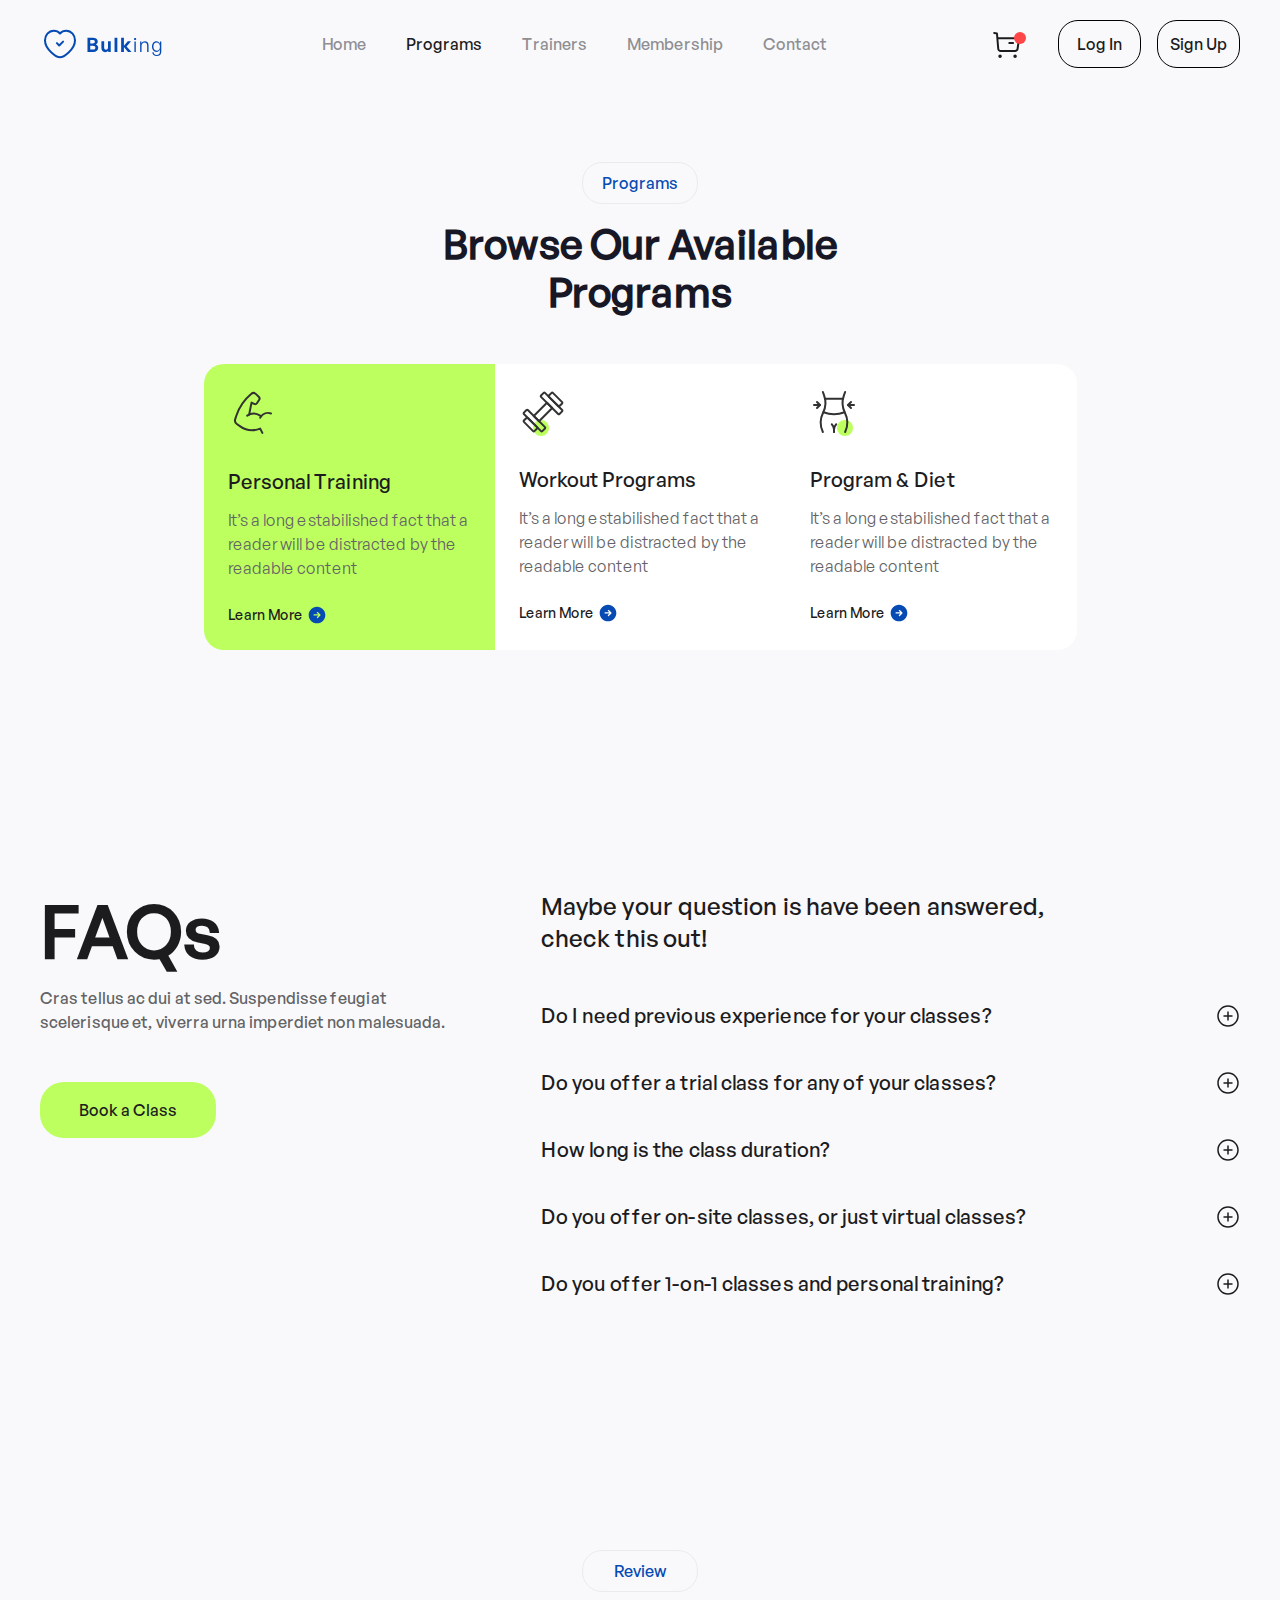
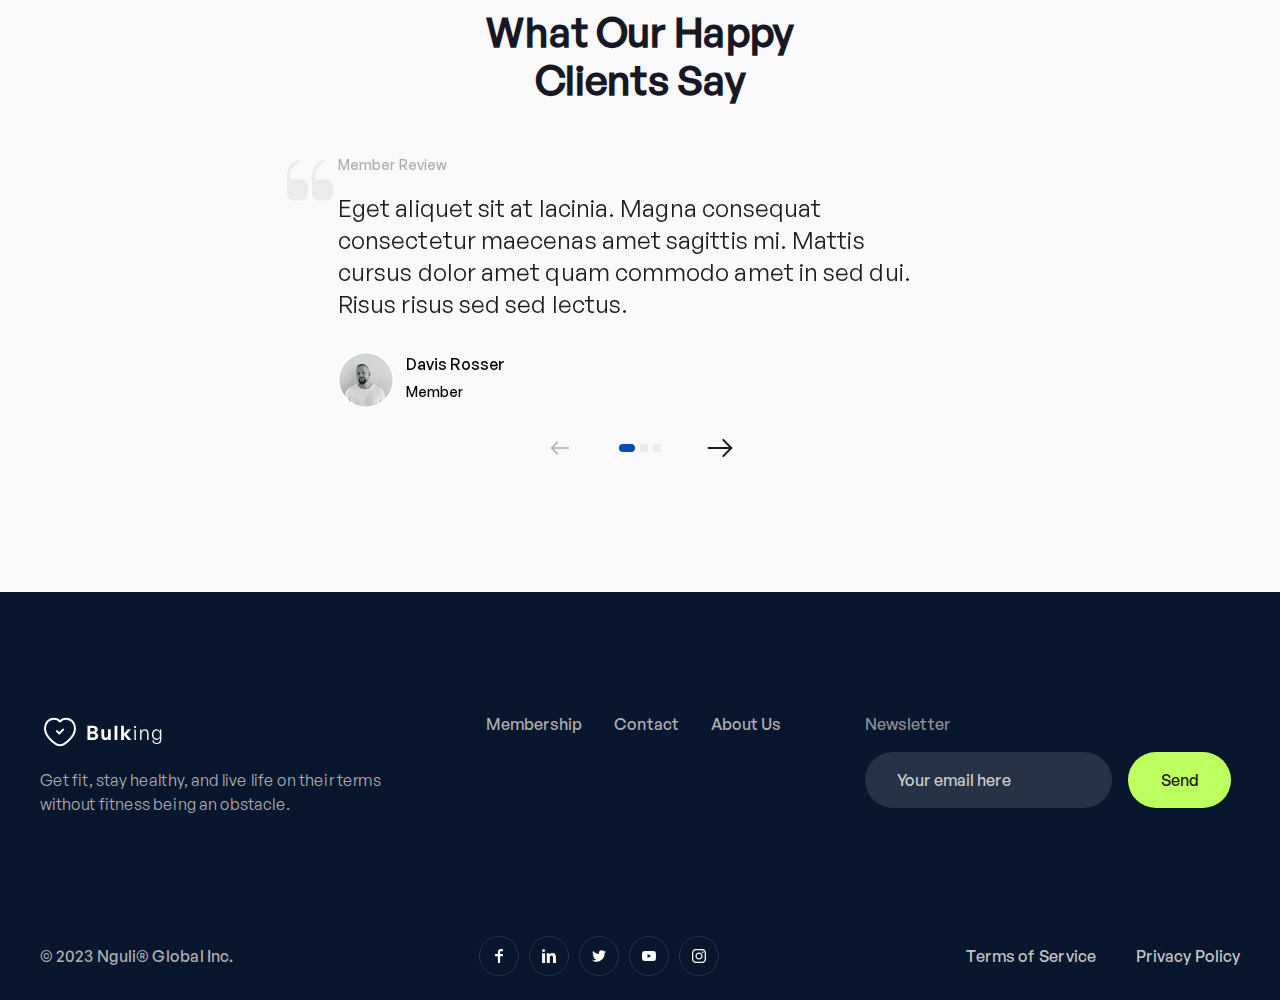
<file: programs.html>
<!DOCTYPE html>
<html lang="en">

<head>
    <meta charset="UTF-8">
    <meta name="viewport" content="width=device-width, initial-scale=1.0">
    <title>Programs</title>
    <link rel="stylesheet" href="css/main.min.css">
</head>

<body>
    <header class="header">
        <div class="header-fixed">
            <div class="header-navbar container">
                <a href="index.html" class="header-logo"><img src="img/Logo-blue.svg" alt="logo"></a>
                <nav class="nav">
                    <ul class="menu">
                        <li class="item">
                            <a href="index.html" class="link">Home</a>
                        </li>
                        <li class="item">
                            <a class="link active">Programs</a>
                        </li>
                        <li class="item">
                            <a href="trainnig.html" class="link">Trainers</a>
                        </li>
                        <li class="item">
                            <a href="membership.html" class="link">Membership</a>
                        </li>
                        <li class="item">
                            <a href="contact.html" class="link">Contact</a>
                        </li>
                    </ul>
                </nav>
                <div class="header-block">
                    <a href="" class="cart">
                        <img src="img/cart-black.svg" alt="cart">
                    </a>
                    <div class="acuont">
                        <a href="" class="link" id="login">Log In</a>
                        <a href="" class="link" id="singup">Sign Up</a>
                    </div>
                </div>
                <div class="burger-black burger"></div>
            </div>
        </div>
    </header>


    <main>
        <!-- programs -->
        <section class="programs">
            <div class="container">
                <span class="inner-subtitle">Programs</span>
                <h2 class="inner-title programs-title">Browse Our Available Programs</h2>
                <div class="hero-program">
                    <div class="program-block active">
                        <div class="">
                            <svg width="50" height="50" viewBox="0 0 50 50" fill="none"
                                xmlns="http://www.w3.org/2000/svg">
                                <circle cx="33" cy="41" r="8" fill="#BCFF5E" />
                                <path d="M32.1836 29.768L32.7158 28.9676C34.9586 25.6053 39.174 24.1598 43.0081 25.4382"
                                    stroke="#323232" stroke-width="2" stroke-linecap="round" stroke-linejoin="round" />
                                <path
                                    d="M21.1286 26.5866L23.5296 14.6136L26.1507 15.9242C27.124 16.4101 28.3066 16.0984 28.9139 15.1959L31.2028 11.7604C31.7743 10.9018 31.6613 9.75939 30.9327 9.02931L28.0515 6.14811C26.7156 4.81189 24.5813 4.71472 23.1295 5.92402C16.3124 11.6044 11.2141 19.073 8.40735 27.491L7.20685 31.0645C6.60802 32.8697 7.2574 34.8544 8.80752 35.9565L11.8708 38.1454C17.7823 42.369 25.4378 43.2912 32.1833 40.5925L34.3482 44.9223"
                                    stroke="#323232" stroke-width="2" stroke-linecap="round" stroke-linejoin="round" />
                                <path d="M32.1828 27.6011C28.2497 24.9798 23.1264 24.9798 19.1934 27.6011"
                                    stroke="#323232" stroke-width="2" stroke-linecap="round" stroke-linejoin="round" />
                            </svg>

                        </div>
                        <span class="program-title">Personal Training</span>
                        <p class="program-text">It’s a long estabilished fact that a reader will be distracted by the
                            readable content</p>
                        <a href="" class="program-link">Learn More</a>
                    </div>
                    <div class="program-block">
                        <div class="">
                            <svg width="48" height="48" viewBox="0 0 48 48" fill="none"
                                xmlns="http://www.w3.org/2000/svg">
                                <circle cx="22" cy="40" r="8" fill="#BCFF5E" />
                                <path fill-rule="evenodd" clip-rule="evenodd"
                                    d="M27.9561 14.7689L33.2304 20.0433L20.0431 33.2307L14.7687 27.9563L27.9561 14.7689Z"
                                    stroke="#323232" stroke-width="2" stroke-linecap="round" stroke-linejoin="round" />
                                <path fill-rule="evenodd" clip-rule="evenodd"
                                    d="M7.51676 22.0216C7.88073 21.6577 8.47084 21.6577 8.8348 22.0216L25.9785 39.1653C26.3425 39.5293 26.3425 40.1194 25.9785 40.4834L23.3408 43.1211C22.9768 43.4851 22.3867 43.4851 22.0227 43.1211L4.87902 25.9774C4.51505 25.6135 4.51505 25.0233 4.87902 24.6594L7.51676 22.0216Z"
                                    stroke="#323232" stroke-width="2" stroke-linecap="round" stroke-linejoin="round" />
                                <path fill-rule="evenodd" clip-rule="evenodd"
                                    d="M7.51676 29.9351C7.88073 29.5711 8.47084 29.5711 8.8348 29.9351L18.0669 39.1672C18.4309 39.5312 18.4309 40.1213 18.0669 40.4853L15.4292 43.123C15.0652 43.487 14.4751 43.487 14.1112 43.123L4.87902 33.8909C4.51505 33.5269 4.51505 32.9368 4.87902 32.5728L7.51676 29.9351Z"
                                    stroke="#323232" stroke-width="2" stroke-linecap="round" stroke-linejoin="round" />
                                <path fill-rule="evenodd" clip-rule="evenodd"
                                    d="M40.4832 25.9798C40.1193 26.3437 39.5292 26.3437 39.1652 25.9798L22.0215 8.83606C21.6575 8.47209 21.6575 7.88198 22.0215 7.51801L24.6592 4.88027C25.0232 4.5163 25.6133 4.5163 25.9773 4.88027L43.121 22.024C43.485 22.388 43.485 22.9781 43.121 23.342L40.4832 25.9798Z"
                                    stroke="#323232" stroke-width="2" stroke-linecap="round" stroke-linejoin="round" />
                                <path fill-rule="evenodd" clip-rule="evenodd"
                                    d="M40.4842 18.0649C40.1203 18.4289 39.5301 18.4289 39.1662 18.0649L29.934 8.83278C29.5701 8.46881 29.5701 7.8787 29.934 7.51473L32.5718 4.87699C32.9357 4.51302 33.5259 4.51302 33.8898 4.87699L43.122 14.1091C43.4859 14.4731 43.4859 15.0632 43.122 15.4272L40.4842 18.0649Z"
                                    stroke="#323232" stroke-width="2" stroke-linecap="round" stroke-linejoin="round" />
                            </svg>

                        </div>
                        <span class="program-title">Workout Programs</span>
                        <p class="program-text">It’s a long estabilished fact that a reader will be distracted by the
                            readable content</p>
                        <a href="" class="program-link">Learn More</a>
                    </div>
                    <div class="program-block">
                        <div class="">
                            <svg width="48" height="48" viewBox="0 0 48 48" fill="none"
                                xmlns="http://www.w3.org/2000/svg">
                                <circle cx="35" cy="40" r="8" fill="#BCFF5E" />
                                <path d="M26.2229 36.2271C24.8005 37.6517 24.0011 39.5822 24 41.5953V44.0084"
                                    stroke="#323232" stroke-width="2" stroke-linecap="round" stroke-linejoin="round" />
                                <path d="M21.7773 36.2271C23.1998 37.6517 23.9992 39.5822 24.0003 41.5953V44.0084"
                                    stroke="#323232" stroke-width="2" stroke-linecap="round" stroke-linejoin="round" />
                                <path d="M34.5048 24.2221C27.7559 26.8891 20.2451 26.8891 13.4961 24.2221"
                                    stroke="#323232" stroke-width="2" stroke-linecap="round" stroke-linejoin="round" />
                                <path d="M38.0059 16.9971H44.0084" stroke="#323232" stroke-width="2"
                                    stroke-linecap="round" stroke-linejoin="round" />
                                <path d="M41.0071 19.9983L38.0059 16.9971L41.0071 13.9958" stroke="#323232"
                                    stroke-width="2" stroke-linecap="round" stroke-linejoin="round" />
                                <path d="M9.99469 16.9971H3.99219" stroke="#323232" stroke-width="2"
                                    stroke-linecap="round" stroke-linejoin="round" />
                                <path d="M6.99316 13.9958L9.99441 16.9971L6.99316 19.9983" stroke="#323232"
                                    stroke-width="2" stroke-linecap="round" stroke-linejoin="round" />
                                <path
                                    d="M35.1166 3.99164L33.9161 7.30902C31.8474 12.9975 32.2091 19.2865 34.9165 24.7003V24.7003C37.861 30.5911 38.0173 37.4899 35.3427 43.5081L35.1226 44.0063"
                                    stroke="#323232" stroke-width="2" stroke-linecap="round" stroke-linejoin="round" />
                                <path
                                    d="M12.8837 3.99164L14.0842 7.30902C16.1528 12.9975 15.7911 19.2865 13.0837 24.7003V24.7003C10.1392 30.5911 9.98292 37.4899 12.6576 43.5081L12.8777 44.0063"
                                    stroke="#323232" stroke-width="2" stroke-linecap="round" stroke-linejoin="round" />
                                <path d="M15.0186 10.6605H32.982" stroke="#323232" stroke-width="2"
                                    stroke-linecap="round" stroke-linejoin="round" />
                            </svg>

                        </div>
                        <span class="program-title">Program & Diet</span>
                        <p class="program-text">It’s a long estabilished fact that a reader will be distracted by the
                            readable content</p>
                        <a href="" class="program-link">Learn More</a>
                    </div>
                </div>
            </div>
        </section>

        <!-- end programs -->

        <section class="faqs">
            <div class="container">
                <div class="faqs-wrapper">
                    <div class="faqs-content">
                        <h2 class="faqs-title">FAQ<span>s</span></h2>
                        <p class="faqs-text">Cras tellus ac dui at sed. Suspendisse feugiat scelerisque et, viverra urna
                            imperdiet non malesuada.</p>
                        <a href="" class="faqs-link">Book a Class</a>
                    </div>
                    <div class="faqs-tabs tabs">
                        <span class="tabs-title">Maybe your question is have been answered, check this out!</span>
                        <div class="tab-block">
                            <span class="tab-block-title">Do I need previous experience for your classes?</span>
                            <div class="tab-content">
                                <p> Convallis quis sem nulla ipsum sed enim quam ultricies vivamus. Dictum vehicula amet
                                    tristique imperdiet. Aliquam nullam quis aenean arcu blandit non sit amet dui. </p>
                            </div>
                        </div>
                        <div class="tab-block">
                            <span class="tab-block-title">Do you offer a trial class for any of your classes?</span>
                            <div class="tab-content">
                                <p>Convallis quis sem nulla ipsum sed enim quam ultricies vivamus. Dictum vehicula amet
                                    tristique imperdiet. Aliquam nullam quis aenean arcu blandit non sit amet dui.</p>
                            </div>
                        </div>
                        <div class="tab-block">
                            <span class="tab-block-title">How long is the class duration?</span>
                            <div class="tab-content">
                                <p>Convallis quis sem nulla ipsum sed enim quam ultricies vivamus. Dictum vehicula amet
                                    tristique imperdiet. Aliquam nullam quis aenean arcu blandit non sit amet dui.</p>
                            </div>
                        </div>
                        <div class="tab-block">
                            <span class="tab-block-title">Do you offer on-site classes, or just virtual classes?</span>
                            <div class="tab-content">
                                <p>Convallis quis sem nulla ipsum sed enim quam ultricies vivamus. Dictum vehicula amet
                                    tristique imperdiet. Aliquam nullam quis aenean arcu blandit non sit amet dui.</p>
                            </div>
                        </div>
                        <div class="tab-block">
                            <span class="tab-block-title">Do you offer 1-on-1 classes and personal training?</span>
                            <div class="tab-content">
                                <p>Convallis quis sem nulla ipsum sed enim quam ultricies vivamus. Dictum vehicula amet
                                    tristique imperdiet. Aliquam nullam quis aenean arcu blandit non sit amet dui.</p>
                            </div>
                        </div>
                    </div>
                </div>
            </div>
        </section>

        <!-- slider -->

        <section class="review">
            <div class="container">
                <span class="inner-subtitle">Review</span>
                <h2 class="inner-title review-title">What Our Happy Clients Say</h2>
                <div class="slider-review">
                    <div class="slider">
                        <div class="slider-wrapper">
                            <span class="slider-subtitle">Member Review</span>
                            <p class="slider-text">Eget aliquet sit at lacinia. Magna consequat consectetur maecenas
                                amet sagittis mi. Mattis cursus dolor amet quam commodo amet in sed dui. Risus risus sed
                                sed lectus. </p>
                            <div class="slider-avatar">
                                <figure>
                                    <img src="img/review.png" alt="review">
                                </figure>
                                <span class="avatar-name">Davis Rosser</span>
                                <span class="avatar-job">Member</span>
                            </div>
                        </div>
                    </div>
                    <div class="slider">
                        <div class="slider-wrapper">
                            <span class="slider-subtitle">Member Review</span>
                            <p class="slider-text">Eget aliquet sit at lacinia. Magna consequat consectetur maecenas
                                amet sagittis mi. Mattis cursus dolor amet quam commodo amet in sed dui. Risus risus sed
                                sed lectus. </p>
                            <div class="slider-avatar">
                                <figure>
                                    <img src="img/review.png" alt="review">
                                </figure>
                                <span class="avatar-name">Davis Rosser</span>
                                <span class="avatar-job">Member</span>
                            </div>
                        </div>
                    </div>
                    <div class="slider">
                        <div class="slider-wrapper">
                            <span class="slider-subtitle">Member Review</span>
                            <p class="slider-text">Eget aliquet sit at lacinia. Magna consequat consectetur maecenas
                                amet sagittis mi. Mattis cursus dolor amet quam commodo amet in sed dui. Risus risus sed
                                sed lectus. </p>
                            <div class="slider-avatar">
                                <figure>
                                    <img src="img/review.png" alt="review">
                                </figure>
                                <span class="avatar-name">Davis Rosser</span>
                                <span class="avatar-job">Member</span>
                            </div>
                        </div>
                    </div>
                </div>
            </div>
        </section>
    </main>


    <footer class="footer">
        <div class="container">
            <div class="footer-top">
                <div class="footer-top-block">
                    <span class="footer-logo"><img src="img/footer-logo.svg" alt="logo"></span>
                    <p class="footer-text">Get fit, stay healthy, and live life on their terms without fitness being an
                        obstacle.</p>
                </div>
                <div class="footer-top-block">
                    <ul class="footer-menu">
                        <li class="footer-item">
                            <a href="membership.html" class="footer-link">Membership</a>
                        </li>
                        <li class="footer-item">
                            <a href="contact.html" class="footer-link">Contact</a>
                        </li>
                        <li class="footer-item">
                            <a href="about-us.html" class="footer-link">About Us</a>
                        </li>
                    </ul>
                </div>
                <div class="footer-top-block">
                    <form action="" class="footer-form">
                        <span class="form-title">Newsletter</span>
                        <div class="footer-form-block">
                            <input type="email" placeholder="Your email here">
                            <button class="btn form-btn">Send</button>
                        </div>
                    </form>
                </div>
            </div>
            <div class="footer-bottom">
                <span class="footer-copyright">© 2023 Nguli® Global Inc.</span>
                <div class="social">
                    <a href="" class="social-link">
                        <img src="img/fb.svg" alt="icon">
                    </a>
                    <a href="" class="social-link">
                        <img src="img/in.svg" alt="icon">
                    </a>
                    <a href="" class="social-link">
                        <img src="img/tw.svg" alt="icon">
                    </a>
                    <a href="" class="social-link">
                        <img src="img/yt.svg" alt="icon">
                    </a>
                    <a href="" class="social-link">
                        <img src="img/insta.svg" alt="icon">
                    </a>
                </div>
                <ul class="footer-bottom-menu">
                    <li class="footer-bottom-item">
                        <a href="" class="footer-bottom-link">Terms of Service</a>
                    </li>
                    <li class="footer-bottom-item">
                        <a href="" class="footer-bottom-link">Privacy Policy</a>
                    </li>
                </ul>
            </div>
        </div>
    </footer>

    <!-- pop up -->
    <div class="pop-up">
        <div class="pop-up-block pop-up-signup">
            <span class="logo"><img src="img/logo-popup.svg" alt="logo"></span>
            <h3 class="title">Welcome to Work<span>out</span></h3>
            <ul class="contaniu-list">
                <li class="google">
                    <button class="google-btn">Continue with Google</button>
                </li>
                <li class="apple">
                    <button class="apple-btn">Continue with Apple</button>
                </li>
            </ul>
            <span class="other-method">Or Sign Up with</span>
            <form class="form">
                <label for="">
                    Email
                    <input type="email" id="" placeholder="Enter your email">
                </label>
                <button class="form-btn">Continue</button>
                <div class="block-action">
                    <input type="checkbox" id="agree">
                    <label for="agree">
                        I agree to Claraa <a href="">Terms of Use</a> and <a href="">Privacy Policy</a>
                    </label>
                </div>
                <span class="form-login">Already have an account?<a href="">Log In</a></span>
            </form>
            <button class="pop-up-close"></button>
        </div>
        <div class="pop-up-block pop-up-login">
            <span class="logo"><img src="img/logo-popup.svg" alt="logo"></span>
            <h3 class="title">Hey there, welome back!</h3>
            <form class="form">
                <label for="">
                    Email
                    <input type="email" id="" placeholder="Enter your email">
                </label>
                <label class="label-password" for="">
                    Password
                    <input type="password" id="password" placeholder="Enter your password">
                    <i class="eye-icon" id="tooglePassword"></i>
                </label>
                <button class="form-btn">Login</button>
                <a href="" class="pop-up-login-link">Forgot Password?</a>
            </form>
            <button class="pop-up-close"></button>
        </div>
        <div class="pop-up-block pop-up-confirm">
            <span class="logo"><img src="img/logo-popup.svg" alt="logo"></span>
            <h3 class="title">Let’s confirm it’s really you</h3>
            <span class="subtitle">Help us secure your account. Please complete the verifications below</span>
            <div class="form-action">
                <input type="checkbox" id="code">
                <label for="code">Get the code by email at</label>
                <span>joseph••••@gm•••.com</span>
            </div>
            <div class="form-action">
                <input type="checkbox" id="number">
                <label for="number">Get the code by text message </label>
                <span>(SM) at +1 21 726 918</span>
            </div>
            <button class="form-btn btn-confirm">Continue</button>
            <button class="pop-up-close"></button>
        </div>
        <div class="pop-up-block pop-up-sequrity">
            <span class="logo"><img src="img/logo-popup.svg" alt="logo"></span>
            <h3 class="title">Enter your security code</h3>
            <span class="subtitle">We texted your code to tranm••••••••••••@gm•••.com</span>
            <form class="form-sequrity">
                <div class="sequrity-block">
                    <input type="password" name="" id="" required maxlength="1">
                    <input type="password" name="" id="" required maxlength="1">
                    <input type="password" name="" id="" required maxlength="1">
                    <input type="password" name="" id="" required maxlength="1">
                    <input type="password" name="" id="" required maxlength="1">
                    <input type="text" name="" id="" required maxlength="1">
                </div>
                <button class="form-btn" type="submit">Continue</button>
            </form>

            <button class="pop-up-close"></button>
        </div>
        <div class="pop-up-block pop-up-reset">
            <span class="logo"><img src="img/logo-popup.svg" alt="logo"></span>
            <h3 class="title">Reset Password</h3>
            <span class="subtitle">Recover your account password</span>
            <form class="form-reset">
                <div class="reset-block">
                    <label for="resetemail">Email</label>
                    <input type="email" name="" id="resetemail" required placeholder="Enter your email">
                </div>
                <button class="form-btn" type="submit">Next</button>
            </form>

            <button class="pop-up-close"></button>
        </div>
        <div class="pop-up-block pop-up-verification">
            <span class="logo"><img src="img/logo-popup.svg" alt="logo"></span>
            <h3 class="title">Enter your verification code</h3>
            <span class="subtitle">We texted your code to tranm••••••••••••@gm•••.com</span>
            <form class="form-sequrity">
                <div class="sequrity-block">
                    <input type="password" name="" id="" required maxlength="1">
                    <input type="password" name="" id="" required maxlength="1">
                    <input type="password" name="" id="" required maxlength="1">
                    <input type="password" name="" id="" required maxlength="1">
                    <input type="password" name="" id="" required maxlength="1">
                    <input type="text" name="" id="" required maxlength="1">
                </div>
                <button class="form-btn" type="submit">Next</button>
                <button class="form-btn-reset" type="reset">Resend</button>
            </form>

            <button class="pop-up-close"></button>
        </div>
        <div class="pop-up-block pop-up-newpassword">
            <span class="logo"><img src="img/logo-popup.svg" alt="logo"></span>
            <h3 class="title">Create New Password</h3>
            <form class="form">
                <label class="label-password" for="">
                    Password
                    <input type="password" id="password-one" placeholder="Enter your password">
                    <i class="eye-icon" id="tooglePassword-one"></i>
                </label>
                <label class="label-password" for="">
                    New Password
                    <input type="password" id="new-password" placeholder="Enter your password">
                    <i class="eye-icon" id="tooglenewPassword"></i>
                </label>
                <button class="form-btn">Login</button>
            </form>
            <button class="pop-up-close"></button>
        </div>
        <div class="pop-up-success success">
            <svg width="160" height="160" viewBox="0 0 160 160" fill="none" xmlns="http://www.w3.org/2000/svg">
                <g id="tick-circle">
                    <g id="vuesax/outline/tick-circle">
                        <g id="tick-circle_2">
                            <circle id="BG" opacity="0.12" cx="80.5" cy="79.5" r="62.5" fill="#00C566" />
                            <path id="Vector"
                                d="M80.5714 150.857C41.1694 150.857 9.14282 118.831 9.14282 79.4286C9.14282 40.0266 41.1694 8 80.5714 8C119.973 8 152 40.0266 152 79.4286C152 118.831 119.973 150.857 80.5714 150.857ZM80.5714 17.9668C46.6844 17.9668 19.1096 45.5415 19.1096 79.4286C19.1096 113.316 46.6844 140.89 80.5714 140.89C114.458 140.89 142.033 113.316 142.033 79.4286C142.033 45.5415 114.458 17.9668 80.5714 17.9668Z"
                                fill="#00C566" />
                            <path id="Vector_2"
                                d="M70.5333 103.867C69.2 103.867 67.9334 103.333 67 102.4L48.1333 83.5333C46.2 81.5999 46.2 78.3999 48.1333 76.4666C50.0667 74.5333 53.2667 74.5333 55.2 76.4666L70.5333 91.7999L104.8 57.5333C106.733 55.5999 109.933 55.5999 111.867 57.5333C113.8 59.4666 113.8 62.6666 111.867 64.5999L74.0667 102.4C73.1334 103.333 71.8667 103.867 70.5333 103.867Z"
                                fill="#00C566" />
                        </g>
                    </g>
                </g>
            </svg>
            <span class="success-title">Success!</span>
            <p class="success-text">Your password is succesfully created</p>
            <button class="success-btn">Continue</button>
        </div>
        <div class="pop-up-success pop-up-welcome">
            <svg width="160" height="160" viewBox="0 0 160 160" fill="none" xmlns="http://www.w3.org/2000/svg">
                <g id="tick-circle">
                    <g id="vuesax/outline/tick-circle">
                        <g id="tick-circle_2">
                            <circle id="BG" opacity="0.12" cx="80.5" cy="79.5" r="62.5" fill="#00C566" />
                            <path id="Vector"
                                d="M80.5714 150.857C41.1694 150.857 9.14282 118.831 9.14282 79.4286C9.14282 40.0266 41.1694 8 80.5714 8C119.973 8 152 40.0266 152 79.4286C152 118.831 119.973 150.857 80.5714 150.857ZM80.5714 17.9668C46.6844 17.9668 19.1096 45.5415 19.1096 79.4286C19.1096 113.316 46.6844 140.89 80.5714 140.89C114.458 140.89 142.033 113.316 142.033 79.4286C142.033 45.5415 114.458 17.9668 80.5714 17.9668Z"
                                fill="#00C566" />
                            <path id="Vector_2"
                                d="M70.5333 103.867C69.2 103.867 67.9334 103.333 67 102.4L48.1333 83.5333C46.2 81.5999 46.2 78.3999 48.1333 76.4666C50.0667 74.5333 53.2667 74.5333 55.2 76.4666L70.5333 91.7999L104.8 57.5333C106.733 55.5999 109.933 55.5999 111.867 57.5333C113.8 59.4666 113.8 62.6666 111.867 64.5999L74.0667 102.4C73.1334 103.333 71.8667 103.867 70.5333 103.867Z"
                                fill="#00C566" />
                        </g>
                    </g>
                </g>
            </svg>
            <span class="success-title">Welcome</span>
            <button class="success-btn">Continue</button>
        </div>
    </div>


    <script src="js/jquery-3.6.4.min.js"></script>
    <script src="js/slick.min.js"></script>
    <script src="js/select2.min.js"></script>
    <script src="js/main.js"></script>
</body>

</html>
</file>
<file: css/main.min.css>
.slick-slider{position:relative;display:block;box-sizing:border-box;-webkit-user-select:none;-moz-user-select:none;user-select:none;-webkit-touch-callout:none;-khtml-user-select:none;touch-action:pan-y;-webkit-tap-highlight-color:rgba(0,0,0,0)}.slick-list{position:relative;display:block;overflow:hidden;margin:0;padding:0}.slick-list:focus{outline:none}.slick-list.dragging{cursor:pointer;cursor:hand}.slick-slider .slick-track,.slick-slider .slick-list{transform:translate3d(0, 0, 0)}.slick-track{position:relative;top:0;left:0;display:block;margin-left:auto;margin-right:auto}.slick-track:before,.slick-track:after{display:table;content:""}.slick-track:after{clear:both}.slick-loading .slick-track{visibility:hidden}.slick-slide{display:none;float:left;height:100%;min-height:1px}[dir=rtl] .slick-slide{float:right}.slick-slide img{display:block}.slick-slide.slick-loading img{display:none}.slick-slide.dragging img{pointer-events:none}.slick-initialized .slick-slide{display:block}.slick-loading .slick-slide{visibility:hidden}.slick-vertical .slick-slide{display:block;height:auto;border:1px solid rgba(0,0,0,0)}.slick-arrow.slick-hidden{display:none}@font-face{font-family:"GeneralSans-Regular";src:url("../fonts/GeneralSans-Regular.woff2") format("woff2"),url("../fonts/GeneralSans-Regular.woff") format("woff");font-weight:400;font-display:swap;font-style:normal}@font-face{font-family:"GeneralSans-Medium";src:url("../fonts/GeneralSans-Medium.woff2") format("woff2"),url("../fonts/GeneralSans-Medium.woff") format("woff");font-weight:500;font-display:swap;font-style:normal}@font-face{font-family:"GeneralSans-Semibold";src:url("../fonts/GeneralSans-Semibold.woff2") format("woff2"),url("../fonts/GeneralSans-Semibold.woff") format("woff");font-weight:600;font-display:swap;font-style:normal}@font-face{font-family:"Poppins-SemiBold";src:url("../fonts/Poppins-SemiBold.woff2") format("woff2"),url("../fonts/Poppins-SemiBold.woff") format("woff");font-weight:600;font-style:normal;font-display:swap}@font-face{font-family:"Inter-Bold";src:url("../fonts/Inter-Bold.woff2") format("woff2"),url("../fonts/Inter-Bold.woff") format("woff");font-weight:700;font-style:normal;font-display:swap}.select2-container{box-sizing:border-box;display:inline-block;margin:0;position:relative;vertical-align:middle}.select2-container .select2-selection--single{box-sizing:border-box;cursor:pointer;display:block;height:28px;-moz-user-select:none;user-select:none;-webkit-user-select:none}.select2-container .select2-selection--single .select2-selection__rendered{display:block;padding-left:8px;padding-right:20px;overflow:hidden;text-overflow:ellipsis;white-space:nowrap}.select2-container .select2-selection--single .select2-selection__clear{background-color:rgba(0,0,0,0);border:none;font-size:1em}.select2-container[dir=rtl] .select2-selection--single .select2-selection__rendered{padding-right:8px;padding-left:20px}.select2-container .select2-selection--multiple{box-sizing:border-box;cursor:pointer;display:block;min-height:32px;-moz-user-select:none;user-select:none;-webkit-user-select:none}.select2-container .select2-selection--multiple .select2-selection__rendered{display:inline;list-style:none;padding:0}.select2-container .select2-selection--multiple .select2-selection__clear{background-color:rgba(0,0,0,0);border:none;font-size:1em}.select2-container .select2-search--inline .select2-search__field{box-sizing:border-box;border:none;font-size:100%;margin-top:5px;margin-left:5px;padding:0;max-width:100%;resize:none;height:18px;vertical-align:bottom;font-family:sans-serif;overflow:hidden;word-break:keep-all}.select2-container .select2-search--inline .select2-search__field::-webkit-search-cancel-button{-webkit-appearance:none}.select2-dropdown{background-color:#fff;border:1px solid #aaa;border-radius:4px;box-sizing:border-box;display:block;position:absolute;left:-100000px;width:100%;z-index:1051}.select2-results{display:block}.select2-results__options{list-style:none;margin:0;padding:0}.select2-results__option{padding:6px;-moz-user-select:none;user-select:none;-webkit-user-select:none}.select2-results__option--selectable{cursor:pointer}.select2-container--open .select2-dropdown{left:0}.select2-container--open .select2-dropdown--above{border-bottom:none;border-bottom-left-radius:0;border-bottom-right-radius:0}.select2-container--open .select2-dropdown--below{border-top:none;border-top-left-radius:0;border-top-right-radius:0}.select2-search--dropdown{display:block;padding:4px}.select2-search--dropdown .select2-search__field{padding:4px;width:100%;box-sizing:border-box}.select2-search--dropdown .select2-search__field::-webkit-search-cancel-button{-webkit-appearance:none}.select2-search--dropdown.select2-search--hide{display:none}.select2-close-mask{border:0;margin:0;padding:0;display:block;position:fixed;left:0;top:0;min-height:100%;min-width:100%;height:auto;width:auto;opacity:0;z-index:99;background-color:#fff;filter:alpha(opacity=0)}.select2-hidden-accessible{border:0 !important;clip:rect(0 0 0 0) !important;-webkit-clip-path:inset(50%) !important;clip-path:inset(50%) !important;height:1px !important;overflow:hidden !important;padding:0 !important;position:absolute !important;width:1px !important;white-space:nowrap !important}.select2-container--default .select2-selection--single{background-color:#fff;border:1px solid #aaa;border-radius:4px}.select2-container--default .select2-selection--single .select2-selection__rendered{color:#444;line-height:28px}.select2-container--default .select2-selection--single .select2-selection__clear{cursor:pointer;float:right;font-weight:bold;height:26px;margin-right:20px;padding-right:0px}.select2-container--default .select2-selection--single .select2-selection__placeholder{color:#999}.select2-container--default .select2-selection--single .select2-selection__arrow{height:26px;position:absolute;top:1px;right:1px;width:20px}.select2-container--default .select2-selection--single .select2-selection__arrow b{border-color:#888 rgba(0,0,0,0) rgba(0,0,0,0) rgba(0,0,0,0);border-style:solid;border-width:5px 4px 0 4px;height:0;left:50%;margin-left:-4px;margin-top:-2px;position:absolute;top:50%;width:0}.select2-container--default[dir=rtl] .select2-selection--single .select2-selection__clear{float:left}.select2-container--default[dir=rtl] .select2-selection--single .select2-selection__arrow{left:1px;right:auto}.select2-container--default.select2-container--disabled .select2-selection--single{background-color:#eee;cursor:default}.select2-container--default.select2-container--disabled .select2-selection--single .select2-selection__clear{display:none}.select2-container--default.select2-container--open .select2-selection--single .select2-selection__arrow b{border-color:rgba(0,0,0,0) rgba(0,0,0,0) #888 rgba(0,0,0,0);border-width:0 4px 5px 4px}.select2-container--default .select2-selection--multiple{background-color:#fff;border:1px solid #aaa;border-radius:4px;cursor:text;padding-bottom:5px;padding-right:5px;position:relative}.select2-container--default .select2-selection--multiple.select2-selection--clearable{padding-right:25px}.select2-container--default .select2-selection--multiple .select2-selection__clear{cursor:pointer;font-weight:bold;height:20px;margin-right:10px;margin-top:5px;position:absolute;right:0;padding:1px}.select2-container--default .select2-selection--multiple .select2-selection__choice{background-color:#e4e4e4;border:1px solid #aaa;border-radius:4px;box-sizing:border-box;display:inline-block;margin-left:5px;margin-top:5px;padding:0;padding-left:20px;position:relative;max-width:100%;overflow:hidden;text-overflow:ellipsis;vertical-align:bottom;white-space:nowrap}.select2-container--default .select2-selection--multiple .select2-selection__choice__display{cursor:default;padding-left:2px;padding-right:5px}.select2-container--default .select2-selection--multiple .select2-selection__choice__remove{background-color:rgba(0,0,0,0);border:none;border-right:1px solid #aaa;border-top-left-radius:4px;border-bottom-left-radius:4px;color:#999;cursor:pointer;font-size:1em;font-weight:bold;padding:0 4px;position:absolute;left:0;top:0}.select2-container--default .select2-selection--multiple .select2-selection__choice__remove:hover,.select2-container--default .select2-selection--multiple .select2-selection__choice__remove:focus{background-color:#f1f1f1;color:#333;outline:none}.select2-container--default[dir=rtl] .select2-selection--multiple .select2-selection__choice{margin-left:5px;margin-right:auto}.select2-container--default[dir=rtl] .select2-selection--multiple .select2-selection__choice__display{padding-left:5px;padding-right:2px}.select2-container--default[dir=rtl] .select2-selection--multiple .select2-selection__choice__remove{border-left:1px solid #aaa;border-right:none;border-top-left-radius:0;border-bottom-left-radius:0;border-top-right-radius:4px;border-bottom-right-radius:4px}.select2-container--default[dir=rtl] .select2-selection--multiple .select2-selection__clear{float:left;margin-left:10px;margin-right:auto}.select2-container--default.select2-container--focus .select2-selection--multiple{border:solid #000 1px;outline:0}.select2-container--default.select2-container--disabled .select2-selection--multiple{background-color:#eee;cursor:default}.select2-container--default.select2-container--disabled .select2-selection__choice__remove{display:none}.select2-container--default.select2-container--open.select2-container--above .select2-selection--single,.select2-container--default.select2-container--open.select2-container--above .select2-selection--multiple{border-top-left-radius:0;border-top-right-radius:0}.select2-container--default.select2-container--open.select2-container--below .select2-selection--single,.select2-container--default.select2-container--open.select2-container--below .select2-selection--multiple{border-bottom-left-radius:0;border-bottom-right-radius:0}.select2-container--default .select2-search--dropdown .select2-search__field{border:1px solid #aaa}.select2-container--default .select2-search--inline .select2-search__field{background:rgba(0,0,0,0);border:none;outline:0;box-shadow:none;-webkit-appearance:textfield}.select2-container--default .select2-results>.select2-results__options{max-height:200px;overflow-y:auto}.select2-container--default .select2-results__option .select2-results__option{padding-left:1em}.select2-container--default .select2-results__option .select2-results__option .select2-results__group{padding-left:0}.select2-container--default .select2-results__option .select2-results__option .select2-results__option{margin-left:-1em;padding-left:2em}.select2-container--default .select2-results__option .select2-results__option .select2-results__option .select2-results__option{margin-left:-2em;padding-left:3em}.select2-container--default .select2-results__option .select2-results__option .select2-results__option .select2-results__option .select2-results__option{margin-left:-3em;padding-left:4em}.select2-container--default .select2-results__option .select2-results__option .select2-results__option .select2-results__option .select2-results__option .select2-results__option{margin-left:-4em;padding-left:5em}.select2-container--default .select2-results__option .select2-results__option .select2-results__option .select2-results__option .select2-results__option .select2-results__option .select2-results__option{margin-left:-5em;padding-left:6em}.select2-container--default .select2-results__option--group{padding:0}.select2-container--default .select2-results__option--disabled{color:#999}.select2-container--default .select2-results__option--selected{background-color:#ddd}.select2-container--default .select2-results__option--highlighted.select2-results__option--selectable{background-color:#5897fb;color:#fff}.select2-container--default .select2-results__group{cursor:default;display:block;padding:6px}.select2-container--classic .select2-selection--single{background-color:#f7f7f7;border:1px solid #aaa;border-radius:4px;outline:0;background-image:linear-gradient(to bottom, #fff 50%, #eee 100%);background-repeat:repeat-x;filter:progid:DXImageTransform.Microsoft.gradient(startColorstr="#FFFFFFFF", endColorstr="#FFEEEEEE", GradientType=0)}.select2-container--classic .select2-selection--single:focus{border:1px solid #5897fb}.select2-container--classic .select2-selection--single .select2-selection__rendered{color:#444;line-height:28px}.select2-container--classic .select2-selection--single .select2-selection__clear{cursor:pointer;float:right;font-weight:bold;height:26px;margin-right:20px}.select2-container--classic .select2-selection--single .select2-selection__placeholder{color:#999}.select2-container--classic .select2-selection--single .select2-selection__arrow{background-color:#ddd;border:none;border-left:1px solid #aaa;border-top-right-radius:4px;border-bottom-right-radius:4px;height:26px;position:absolute;top:1px;right:1px;width:20px;background-image:linear-gradient(to bottom, #eee 50%, #ccc 100%);background-repeat:repeat-x;filter:progid:DXImageTransform.Microsoft.gradient(startColorstr="#FFEEEEEE", endColorstr="#FFCCCCCC", GradientType=0)}.select2-container--classic .select2-selection--single .select2-selection__arrow b{border-color:#888 rgba(0,0,0,0) rgba(0,0,0,0) rgba(0,0,0,0);border-style:solid;border-width:5px 4px 0 4px;height:0;left:50%;margin-left:-4px;margin-top:-2px;position:absolute;top:50%;width:0}.select2-container--classic[dir=rtl] .select2-selection--single .select2-selection__clear{float:left}.select2-container--classic[dir=rtl] .select2-selection--single .select2-selection__arrow{border:none;border-right:1px solid #aaa;border-radius:0;border-top-left-radius:4px;border-bottom-left-radius:4px;left:1px;right:auto}.select2-container--classic.select2-container--open .select2-selection--single{border:1px solid #5897fb}.select2-container--classic.select2-container--open .select2-selection--single .select2-selection__arrow{background:rgba(0,0,0,0);border:none}.select2-container--classic.select2-container--open .select2-selection--single .select2-selection__arrow b{border-color:rgba(0,0,0,0) rgba(0,0,0,0) #888 rgba(0,0,0,0);border-width:0 4px 5px 4px}.select2-container--classic.select2-container--open.select2-container--above .select2-selection--single{border-top:none;border-top-left-radius:0;border-top-right-radius:0;background-image:linear-gradient(to bottom, #fff 0%, #eee 50%);background-repeat:repeat-x;filter:progid:DXImageTransform.Microsoft.gradient(startColorstr="#FFFFFFFF", endColorstr="#FFEEEEEE", GradientType=0)}.select2-container--classic.select2-container--open.select2-container--below .select2-selection--single{border-bottom:none;border-bottom-left-radius:0;border-bottom-right-radius:0;background-image:linear-gradient(to bottom, #eee 50%, #fff 100%);background-repeat:repeat-x;filter:progid:DXImageTransform.Microsoft.gradient(startColorstr="#FFEEEEEE", endColorstr="#FFFFFFFF", GradientType=0)}.select2-container--classic .select2-selection--multiple{background-color:#fff;border:1px solid #aaa;border-radius:4px;cursor:text;outline:0;padding-bottom:5px;padding-right:5px}.select2-container--classic .select2-selection--multiple:focus{border:1px solid #5897fb}.select2-container--classic .select2-selection--multiple .select2-selection__clear{display:none}.select2-container--classic .select2-selection--multiple .select2-selection__choice{background-color:#e4e4e4;border:1px solid #aaa;border-radius:4px;display:inline-block;margin-left:5px;margin-top:5px;padding:0}.select2-container--classic .select2-selection--multiple .select2-selection__choice__display{cursor:default;padding-left:2px;padding-right:5px}.select2-container--classic .select2-selection--multiple .select2-selection__choice__remove{background-color:rgba(0,0,0,0);border:none;border-top-left-radius:4px;border-bottom-left-radius:4px;color:#888;cursor:pointer;font-size:1em;font-weight:bold;padding:0 4px}.select2-container--classic .select2-selection--multiple .select2-selection__choice__remove:hover{color:#555;outline:none}.select2-container--classic[dir=rtl] .select2-selection--multiple .select2-selection__choice{margin-left:5px;margin-right:auto}.select2-container--classic[dir=rtl] .select2-selection--multiple .select2-selection__choice__display{padding-left:5px;padding-right:2px}.select2-container--classic[dir=rtl] .select2-selection--multiple .select2-selection__choice__remove{border-top-left-radius:0;border-bottom-left-radius:0;border-top-right-radius:4px;border-bottom-right-radius:4px}.select2-container--classic.select2-container--open .select2-selection--multiple{border:1px solid #5897fb}.select2-container--classic.select2-container--open.select2-container--above .select2-selection--multiple{border-top:none;border-top-left-radius:0;border-top-right-radius:0}.select2-container--classic.select2-container--open.select2-container--below .select2-selection--multiple{border-bottom:none;border-bottom-left-radius:0;border-bottom-right-radius:0}.select2-container--classic .select2-search--dropdown .select2-search__field{border:1px solid #aaa;outline:0}.select2-container--classic .select2-search--inline .select2-search__field{outline:0;box-shadow:none}.select2-container--classic .select2-dropdown{background-color:#fff;border:1px solid rgba(0,0,0,0)}.select2-container--classic .select2-dropdown--above{border-bottom:none}.select2-container--classic .select2-dropdown--below{border-top:none}.select2-container--classic .select2-results>.select2-results__options{max-height:200px;overflow-y:auto}.select2-container--classic .select2-results__option--group{padding:0}.select2-container--classic .select2-results__option--disabled{color:gray}.select2-container--classic .select2-results__option--highlighted.select2-results__option--selectable{background-color:#3875d7;color:#fff}.select2-container--classic .select2-results__group{cursor:default;display:block;padding:6px}.select2-container--classic.select2-container--open .select2-dropdown{border-color:#5897fb}*{margin:0;padding:0;box-sizing:border-box}a{color:inherit;text-decoration:none}ul{list-style:none}button{border:0;background:rgba(0,0,0,0);cursor:pointer;font:inherit}img{max-width:100%;display:block}input{background:rgba(0,0,0,0);border:0;outline:0;font:inherit}input::-moz-placeholder{color:inherit;font:inherit}input::placeholder{color:inherit;font:inherit}textarea{background:rgba(0,0,0,0);border:0;outline:0;font:inherit}textarea::-moz-placeholder{color:inherit;font:inherit}textarea::placeholder{color:inherit;font:inherit}select{color:inherit;font:inherit}body{font-family:"GeneralSans-Medium";font-size:16px;line-height:24px;font-weight:500;color:#fff;letter-spacing:.005em;background:#f9f9fb;min-height:100vh;display:flex;flex-direction:column;min-width:320px}body.hiden{overflow-y:hidden}main{flex:1}.container{max-width:1200px;width:100%;margin:0 auto}@media(max-width: 1250px){.container{padding:0 10px}}.inner-title{font-size:40px;line-height:48px;color:#171725;text-align:center}.inner-subtitle{display:block;width:116px;padding:8px 0;margin:0 auto 16px;border:1px solid #e9ebed;border-radius:20px;color:#064bb4;text-align:center}.burger{display:none}@media(max-width: 980px){.burger{position:relative;z-index:5;display:block;width:60px;height:40px;background:url(../img/burger.svg) no-repeat center;transition:.3s linear}.burger.active{background:url(../img/close.svg) no-repeat center}.burger-black{background:url(../img/burger-black.svg) no-repeat center}}.header{height:88px}@media(max-width: 590px){.header{height:140px}}.header-fixed{padding:20px 0;position:fixed;top:0;left:0;right:0;z-index:3;background-color:#f9f9fb}@media(max-width: 590px){.header-fixed{height:140px}}.header-navbar{display:flex;justify-content:space-between;align-items:center}@media(max-width: 980px){.header-navbar{gap:30px}}@media(max-width: 980px){.header .nav{background:#064bb4;position:absolute;z-index:3;top:0;right:0;left:100%;bottom:0;height:100vh;display:flex;justify-content:center;align-items:center;overflow-x:hidden;transition:.4s linear}.header .nav.active{left:0}}.header .menu{display:flex;gap:40px}@media(max-width: 980px){.header .menu{flex-direction:column;align-items:center}}.header .link{color:#8e8e93;letter-spacing:.08px}.header .link.active{color:#1c1c1e}.header-block{display:flex;align-items:center;gap:32px}@media(max-width: 980px){.header-block{flex:1;justify-content:flex-end}}@media(max-width: 590px){.header-block{position:absolute;top:75px;left:0;width:100%;justify-content:center}}.header .acuont{display:flex;gap:16px}@media(max-width: 590px){.header .acuont{gap:32px}}.header .acuont .link{text-transform:capitalize;line-height:22px;padding:12px 0;color:#1c1c1e;text-align:center;width:83px;border:1px solid #000;border-radius:20px;transition:.3s linear}.header .acuont .link:hover{background:#bcff5e;color:#1c1c1e}.header .acuont .link.active{background:#bcff5e;color:#1c1c1e;pointer-events:none;border-color:rgba(0,0,0,0)}.hero{padding-bottom:98px;background:#064bb4}.hero .header .link{color:#fff;opacity:.56}.hero .header .link:hover{opacity:1}.hero .header .header-fixed{background-color:#064bb4}.hero .header .acuont .link{border:1px solid #fff;color:#fff;opacity:1}.hero .header .acuont .link.active,.hero .header .acuont .link:hover{background:#bcff5e;color:#1c1c1e}.hero-midle{display:flex;background:url(../img/main.png) no-repeat right -20px bottom -185px;padding:66px 0 120px;justify-content:space-between}@media(max-width: 980px){.hero-midle{background:none}}.hero-content{max-width:616px;width:100%}@media(max-width: 850px){.hero-content{max-width:100%}}.hero-title{font-family:"GeneralSans-Regular";font-size:72px;line-height:80px;font-weight:400}.hero-title span{font-family:"GeneralSans-Medium";font-size:72px;line-height:80px;font-weight:500}@media(max-width: 390px){.hero-title{font-size:52px;line-height:70px}}.hero-text{font-family:"GeneralSans-Regular";font-size:16px;line-height:24px;font-weight:400;color:#c7c7cc;margin:16px 0 48px;max-width:462px;width:100%}.hero-link{display:block;margin-bottom:80px;padding:16px 0;text-align:center;width:176px;background:#bcff5e;border-radius:24px;color:#1c1c1e}.hero-brand span{margin-bottom:24px;display:block;font-size:14px;line-height:22px}.hero-brand-img{display:flex;gap:32px}.hero-bottom{display:flex;gap:64px;flex-wrap:wrap}.hero-program{display:flex;background:#fff;box-shadow:64px 64px 80px rgba(8,23,45,.16);border-radius:20px}@media(max-width: 980px){.hero-program{justify-content:center;flex-wrap:wrap;gap:30px;padding:20px 0}}.hero-program .program-block{width:291px;padding:24px;cursor:pointer;transition:.3s linear;background:#fff}@media(max-width: 980px){.hero-program .program-block{box-shadow:0 12px 10px rgba(233,235,237,.5490196078)}}.hero-program .program-block.active{background-color:#bcff5e}.hero-program .program-block:first-child{border-radius:20px 0 0 20px}.hero-program .program-block:last-child{border-radius:0 20px 20px 0}.hero-program .program-title{display:block;font-size:20px;line-height:28px;color:#1c1c1e;margin:24px 0 12px}.hero-program .program-text{color:#636366;font-family:"GeneralSans-Regular";font-size:16px;line-height:24px;font-weight:400;margin-bottom:24px}.hero-program .program-link{display:block;font-size:14px;line-height:22px;color:#1c1c1e;width:98px;background:url(../img/arow-icon.svg) no-repeat right center}.hero-brend-img{display:flex;gap:32px;flex-wrap:wrap}@media(max-width: 450px){.hero-brend-img{justify-content:center}}.hero .program-descript .title{font-size:40px;line-height:48px}.hero .program-descript .text{font-family:"GeneralSans-Regular";font-size:16px;line-height:24px;font-weight:400;color:#d1d1d6;margin-top:16px}.hero .rate{width:348px;position:relative}@media(max-width: 980px){.hero .rate{width:200px}}@media(max-width: 850px){.hero .rate{display:none}}.hero .rate-muscle{padding:12px;width:103px;background:rgba(255,255,255,.12);-webkit-backdrop-filter:blur(10px);backdrop-filter:blur(10px);border-radius:12px;position:absolute;right:80px;top:20%}@media(max-width: 980px){.hero .rate-muscle{top:0;right:0}}.hero .rate .title{font-family:"GeneralSans-Regular";font-size:14px;line-height:22px;font-weight:400;opacity:.8;margin:8px 0 4px;display:block}.hero .rate .text{font-family:"GeneralSans-Semibold";font-size:18px;line-height:26px;font-weight:600}.hero .rate-heart{width:106px;height:116px;background:rgba(255,255,255,.12);-webkit-backdrop-filter:blur(10px);backdrop-filter:blur(10px);border-radius:12px;padding:12px;position:absolute;left:-20px;bottom:20px}@media(max-width: 980px){.hero .rate-heart{left:auto;bottom:0;right:0}}.offer{padding:120px 0}.offer-title{font-size:48px;line-height:56px;text-transform:capitalize;max-width:582px;width:100%;color:#1c1c1e;text-align:center;margin:0 auto 52px auto}.offer-wrapper{display:flex;align-items:center;justify-content:center;flex-direction:row;gap:48px;flex-wrap:wrap}.offer-wrapper:nth-of-type(even){flex-direction:row-reverse;margin-top:120px}.offer-content{max-width:521px;width:100%;color:#1c1c1e;border-radius:20px;background-color:#fff;padding:32px 40px}.offer-content .title{display:block;font-size:32px;line-height:40px;margin:16px 0 40px}@media(max-width: 590px){.offer-content{padding:15px 20px}}.offer-item{padding-left:48px;background:url(../img/checkes.svg) no-repeat left center;font-size:18px;line-height:26px}.offer-item:not(:last-child){margin-bottom:29px}.offer-btn{display:block;width:150px;padding:16px 0;font-size:18px;line-height:26px;margin-top:80px;background:#bcff5e;border-radius:24px}.offer-img{max-width:613px;width:100%}.membership{padding:120px 0}.membership-title{max-width:776px;width:100%;margin:0 auto}.membership-wrapper{display:flex;justify-content:center;gap:40px;margin-top:43px;flex-wrap:wrap}.membership-plan{padding:40px 35px;background:#fff;border:1px solid #e9ebed;border-radius:20px;width:320px;color:#1c1c1e;transition:.3s linear;cursor:pointer}.membership-plan.active{background:#064bb4;color:#fff}.membership-plan.active .membership-item{background:url(../img/checked-active.svg) no-repeat left center}.membership-plan.active .plan{color:#fff}.membership-plan .price{display:block;font-size:40px;line-height:48px;margin-bottom:12px}.membership-plan .price small{font-size:16px;line-height:24px;color:#aeaeb2}.membership-plan .plan{display:block;font-size:20px;line-height:28px;color:#064bb4}.membership-list{margin:32px 0}.membership-item{padding-left:40px;font-size:15px;line-height:28px;background:url(../img/checkes.svg) no-repeat left center}.membership-item:not(:last-child){margin-bottom:24px}.membership-btn{padding:12px 16px;text-align:center;width:100%;background:#bcff5e;border-radius:20px;font-size:14px;line-height:22px}.review{padding:120px 0 184px}.review-title{width:317px;margin:0 auto 48px}.review .slider-wrapper{max-width:604px;width:100%;margin:0 auto;position:relative}.review .slider-wrapper::after{content:"";position:absolute;left:-56px;top:0;width:56px;height:56px;background:url(../img/quote-up.svg) no-repeat center}@media(max-width: 768px){.review .slider-wrapper::after{display:none}}.review .slider-wrapper .slider-subtitle{font-size:14px;line-height:22px;color:#aeaeb2}.review .slider-wrapper .slider-text{margin:16px 0 32px;font-family:"GeneralSans-Regular";font-size:24px;line-height:32px;font-weight:400;color:#1c1c1e}.review .slider-avatar{position:relative;padding-left:68px;height:56px}.review .slider-avatar figure{position:absolute;left:0}.review .avatar-name{display:block;font-size:16px;line-height:24px;color:#000;margin-bottom:5px}.review .avatar-job{display:block;font-weight:400;font-size:14px;line-height:22px;color:#000}.review .slick-btn{position:absolute;width:32px;height:32px;display:flex;justify-content:center;align-items:center;bottom:-56px;transition:.3s linear}.review .slick-next{right:42%;background:url(../img/arrow-right.svg) no-repeat center}.review .slick-next.active{background:url(../img/arrow-big-right.svg) no-repeat center}.review .slick-prev{left:42%;background:url(../img/arrow-left.svg) no-repeat center}.review .slick-prev.active{background:url(../img/arrow-big-left.svg) no-repeat center}.review .slick-dots{display:flex;gap:5px;position:absolute;bottom:-44px;left:50%;transform:translateX(-50%)}.review .slick-dots li{font-size:0;line-height:0;width:8px;height:8px;background:#e9ebed;transition:.3s linear}.review .slick-dots li.slick-active{width:16px;border-radius:8px;background:#064bb4}.review .slick-dots button{font-size:0;line-height:0}.started{background:#064bb4;padding:80px 0}.started-wrapper{display:flex;align-items:center;justify-content:space-between;gap:50px;flex-wrap:wrap}.started-content{max-width:627px;width:100%}.started-title{font-size:48px;line-height:56px;font-weight:500;margin-bottom:16px}.started-text{font-family:"GeneralSans-Regular";font-size:16px;line-height:24px;font-weight:400}.started-link{display:block;text-align:center;width:170px;background:#bcff5e;border-radius:24px;padding:16px 0;color:#1c1c1e}.programs{padding:74px 0 120px}.programs .hero-program{justify-content:center;box-shadow:none;background:rgba(0,0,0,0)}.programs-title{max-width:426px;width:100%;margin:0 auto 48px}.faqs{padding:120px 0 120px;color:#1c1c1e}@media(max-width: 768px){.faqs{padding:0}}.faqs-wrapper{display:flex;align-items:flex-start;gap:80px;flex-wrap:wrap;justify-content:center}.faqs-title{font-size:72px;line-height:80px;padding-bottom:16px}.faqs-content{max-width:421px;width:100%}.faqs-tabs{max-width:699px;width:100%}.faqs-text{font-weight:400;line-height:24px;font-size:16px;color:#636366;padding-bottom:48px}.faqs-link{border-radius:24px;background:#bcff5e;display:block;max-width:176px;width:100%;padding:16px;text-align:center}.faqs .tabs-title{display:block;font-size:24px;line-height:32px;max-width:504px;width:100%;margin-bottom:36px}.faqs .tab-block-title{display:block;font-size:20px;line-height:28px;letter-spacing:.1px;position:relative;cursor:pointer;margin-bottom:0}@media(max-width: 450px){.faqs .tab-block-title{padding-right:25px}}.faqs .tab-block-title::after{content:"";width:24px;height:24px;position:absolute;right:0;top:50%;transform:translateY(-50%);background:url(../img/plus-circle.svg) no-repeat center;transition:.3s linear}.faqs .tab-block-title.active{pointer-events:none;margin-bottom:15px}.faqs .tab-block-title.active::after{background:url(../img/minus-cirlce.svg) no-repeat center}.faqs .tab-block{padding:12px 0}.faqs .tab-block:not(:last-child){margin-bottom:15px}.faqs .tab-content{display:none}.trainning{color:#1c1c1e;padding:48px 0 182px}@media(max-width: 450px){.trainning{padding:48px 0}}.trainning-title{font-size:72px;line-height:80px;letter-spacing:.36px}@media(max-width: 450px){.trainning-title{font-size:60px;line-height:70px}}.trainning-title span{font-weight:400}@media(max-width: 590px){.trainning-title span{display:block}}.trainning-subtitle{display:block;font-weight:400;letter-spacing:.08px;max-width:462px;width:100%;color:#636366}.trainning .burger{background:url(../img/burger-black.svg) no-repeat center}.trainning-wrapper{display:flex;gap:80px;flex-wrap:wrap;justify-content:center;align-items:flex-start}@media(max-width: 1200px){.trainning-wrapper{gap:40px}}.trainning-content{max-width:720px;width:100%}.trainning-detales{max-width:400px;width:100%}@media(max-width: 590px){.trainning-detales{max-width:100%}}.trainning-features{display:flex;gap:24px;margin-top:32px;flex-wrap:wrap}.trainning .features-block{display:flex;gap:8px}.trainning-video{margin:32px 0;max-width:720px;width:100%;position:relative}.trainning-video::after{content:"";position:absolute;z-index:1;top:0;right:0;bottom:0;left:0;background:url(../img/video.jpg) no-repeat center;transition:.2s linear}.trainning-video.hide::after{opacity:0;z-index:-1}.trainning-video video{width:99%;border-radius:16px}.trainning .video-btn{width:64px;height:64px;position:absolute;left:50%;top:50%;transform:translate(-50%, -50%);z-index:2;cursor:pointer;background:url(../img/play.png) no-repeat center;border-radius:50%;transition:.2s linear}.trainning .video-btn.hide{opacity:0;z-index:-1}.trainning h2{margin-bottom:16px}.trainning .trainning-text{margin-bottom:32px;color:#636366}.trainning-detales{display:flex;flex-direction:column;padding:24px;background:#fff;border-radius:20px}.trainning .detales-title{font-size:18px;font-weight:600;line-height:26px;letter-spacing:.09px;margin-bottom:8px}.trainning .detales-text{font-weight:400;letter-spacing:.08px;color:#636366}.trainning .detales-list{margin:32px 0;display:flex;flex-direction:column;justify-content:center;align-items:flex-start;gap:16px}.trainning .detales-item{color:#8e8e93;background-position:left center;background-repeat:no-repeat;padding-left:36px}.trainning .detales-item.clock{background-image:url(../img/clock.svg)}.trainning .detales-item.star{background-image:url(../img/star.svg)}.trainning .detales-item.award{background-image:url(../img/award.svg)}.trainning .detales-item.calendar{background-image:url(../img/calendar.svg)}.trainning .detales-item span{color:#1c1c1e}.trainning .detales-btn{max-width:351px;width:100%;text-align:center;background:#bcff5e;padding:16px;border-radius:24px;margin:0 auto}.allplans{padding:66px 0 40px}.allplans-title{max-width:530px;width:100%;margin:0 auto 55px}.allplans .plans{display:flex;gap:32px;justify-content:center;flex-wrap:wrap}.allplans .plan-block{width:288px;padding:32px 24px;border-radius:24px;background:#fff;color:#1c1c1e;transition:.3s linear;cursor:pointer}.allplans .plan-block.active{background:#064bb4}.allplans .plan-block.active .prise{color:#fff}.allplans .plan-block.active .plan-title{color:#fff}.allplans .plan-block.active .plan-text{color:#f2f2f7}.allplans .plan-prise{display:flex;align-items:flex-end;gap:5px;color:#1c1c1e;text-align:center;font-size:40px;line-height:48px;letter-spacing:.2px}.allplans .plan-prise .month{color:#aeaeb2;font-size:16px;line-height:24px;letter-spacing:.08px}.allplans .plan-title{display:block;color:#064bb4;font-size:20px;line-height:28px;letter-spacing:.1px;margin:12px 0 16px}.allplans .plan-text{color:#3a3a3c;margin-bottom:24px}.allplans .plan-link{border-radius:20px;background:#bcff5e;display:block;padding:12px 0;font-size:14px;letter-spacing:.07px;line-height:22px;text-align:center}.allplans .plan-table{margin-top:40px;position:relative;height:620px}@media(max-width: 768px){.allplans .plan-table{height:820px}}@media(max-width: 540px){.allplans .plan-table{height:920px}}.allplans .table{display:block;width:100%;color:#1c1c1e;position:absolute;left:0;right:0;top:0;bottom:0;opacity:0;z-index:-1}.allplans .table.active{opacity:1;z-index:1}.allplans .table tbody{width:100%;display:block}.allplans .table tr:first-child{padding:16px 12px}.allplans .table tr:first-child th{color:#064bb4;font-family:"GeneralSans-Semibold";font-size:18px;line-height:24px;font-weight:600;letter-spacing:.09px}.allplans .table tr{display:flex;justify-content:space-between;padding:16px 12px;width:100%}.allplans .table tr:nth-child(odd){background:#fff}.allplans .table td{width:25.5%}.allplans .table td:first-child{width:20%}.allplans .table td:not(:first-child){text-align:center}@media(max-width: 768px){.allplans .table td{font-size:14px}}.allplans .table .checked{background:url(../img/checked.svg) no-repeat center}.allplans .table .checked-error{background:url(../img/error-checked.svg) no-repeat center}.program-plan{padding-top:48px}.program-plan .content-title{color:#1c1c1e;font-size:72px;line-height:80px;letter-spacing:.36px}.program-plan .content-title span{font-weight:400}.program-plan .content-subtitle{max-width:462px;width:100%;color:#636366;font-weight:400;letter-spacing:.08px;margin-top:16px}.program-plan .content-features{display:flex;gap:24px;margin-top:32px}.program-plan .content-features-block{display:flex;align-items:center;padding:12px;border-radius:16px;background:#f9f9fb;-webkit-backdrop-filter:blur(10px);backdrop-filter:blur(10px);gap:8px}.program-plan .content-features-block .features-block-number{display:block;color:#aeaeb2;font-size:14px;line-height:22px;letter-spacing:.07px}.program-plan .content-features-block .features-block-text{display:block;color:#064bb4;font-size:18px;line-height:26px;letter-spacing:.09px}.program-plan .content-article{max-width:721px;width:100%}.program-plan .content-article h2{color:#1c1c1e;font-size:24px;font-weight:500;line-height:32px;letter-spacing:.12px;margin:32px 0 16px}.program-plan .content-article p{color:#636366;font-size:18px;font-weight:400;line-height:26px;letter-spacing:.09px}.program-plan .content-article ol{margin-top:20px;margin-left:20px}.program-plan .content-article li{color:#636366;font-size:18px;font-weight:400;line-height:26px;letter-spacing:.09px}.program-plan .package-reserve{color:#1c1c1e;max-width:399px;width:100%;border-radius:20px;background:#fff;padding:24px}.program-plan .program-plan-wrapper{display:flex;align-items:center;gap:80px;flex-wrap:wrap}.program-plan .package-title{font-family:"GeneralSans-Medium";font-size:18px;line-height:26px;font-weight:600;color:#1c1c1e;letter-spacing:.09px}.program-plan .package-text{font-family:"GeneralSans-Regular";font-size:16px;line-height:24px;font-weight:400;color:#636366;letter-spacing:.08px;margin-bottom:32px}.program-plan .features-list-subtitle{display:block;font-family:"GeneralSans-Semibold";font-size:16px;line-height:24px;font-weight:500;font-size:16px;font-weight:500;line-height:24px;letter-spacing:.08px;margin-bottom:16px}.program-plan .features-list-items{display:flex;gap:20px;flex-direction:column}.program-plan .features-item{background:url(../img/checkes.svg) no-repeat left center;padding-left:40px;color:#1c1c1e;font-size:16px;line-height:30px;letter-spacing:.08px}.program-plan .select-title{display:block;color:#1c1c1e;font-size:14px;line-height:22px;letter-spacing:.07px;margin:32px 0 8px}.program-plan .select option{width:350px}.program-plan .select{width:350px}.program-plan .select2-container .select2-selection--single{height:52px}.program-plan .select2-container .select2-selection--single .select2-selection__rendered{padding:14px 36px 14px 16px}.program-plan .select2-container--default .select2-selection--single .select2-selection__rendered{color:#aeaeb2;font-family:"GeneralSans-Medium";font-size:16px;line-height:24px;font-weight:500;letter-spacing:.08px}.program-plan .select2-container--default .select2-selection--single .select2-selection__arrow b{border-color:#292d32 rgba(0,0,0,0) rgba(0,0,0,0) rgba(0,0,0,0);border-style:solid;border-width:10px 10px 0 10px;height:0;left:auto;margin-left:-16px;margin-top:8px;position:absolute;top:50%;width:0}.program-plan .select2-container--default .select2-selection--single{background-color:#fff;border:1px solid #aaa;border-radius:16px}.program-plan .price-permonth{margin:32px 0}.program-plan .permonth-number{color:#000;font-size:40px;line-height:48px;letter-spacing:.2px}.program-plan .per-month-text{color:#8e8e93;font-family:"GeneralSans-Regular";font-size:14px;line-height:22px;font-weight:400;letter-spacing:.07px}.program-plan .package-btn{padding:16px;border-radius:24px;border:1px solid #1c1c1e;max-width:351px;width:100%;margin-top:24px;transition:.3s linear}.program-plan .package-btn:hover,.program-plan .package-btn:focus{transition:.3s linear;transform:scale(0.95)}.program-plan .plan-link{border:none;background:#bcff5e;margin:auto}.select2-results__option{color:#aeaeb2}.select2-container--default .select2-results__option--highlighted.select2-results__option--selectable{color:#fff}.payment{color:#09080d;padding:74px 0 120px}.payment-wrapper{display:flex;gap:79px;align-items:flex-start}.payment-title{font-size:32px;line-height:40px;letter-spacing:.16px;margin-bottom:48px}.payment-detales{max-width:722px;width:100%}.payment-subtitle{font-size:20px;line-height:28px;letter-spacing:.1px}.payment-method{display:flex;align-items:center;padding:24px 16px;border-radius:32px;border:1px solid #e9ebed;background:#fff;margin-top:24px}.payment-method input{width:0;height:0;position:absolute}.payment-method input:checked~label::before{background:url(../img/checked-payment.svg) no-repeat center}.payment-method label{width:100%}.payment-method label::before{content:"";display:block;width:24px;height:24px;border-radius:50%;border:1px solid #e9ebed}.payment-method .paypal{background:url(../img/paypal.svg) no-repeat left 60px center}.payment-method .pay{background:url(../img/applepay.svg) no-repeat left 60px center}.payment-text{display:block;color:#8e8e93;letter-spacing:.08px;margin:32px 0}.payment-field{display:flex;flex-direction:column;gap:8px;margin-bottom:24px}.payment-field label{color:#1c1c1e;font-size:14px;line-height:22px;letter-spacing:.07px}.payment-field input{max-width:721px;width:100%;padding:14px 16px;border-radius:24px;border:1px solid #e9ebed;background:#fff}.payment-code{display:flex;gap:25px;margin-bottom:24px}.payment-code .code-info{width:224px;display:flex;flex-direction:column;gap:8px}.payment-code .code-info input{padding:14px 16px;border-radius:24px;border:1px solid #e9ebed;background:#fff}.payment-code label{color:#1c1c1e;font-size:14px;line-height:22px;letter-spacing:.07px}.payment .save-card{margin-bottom:48px}.payment .save-card label{display:flex;align-items:center;width:115px;gap:12px}.payment .save-card label::before{content:"";display:block;width:24px;height:24px;border-radius:50%;border:1px solid #e9ebed;background:#fff}.payment .save-card input{width:0;height:0;position:absolute}.payment .save-card input:checked~label::before{background:url(../img/checked-payment.svg) no-repeat center}.payment .payment-btn{color:#1c1c1e;letter-spacing:.08px;border-radius:24px;background:#bcff5e;padding:16px 0;width:204px}.payment-reserve{display:flex;flex-direction:column;gap:32px;margin-top:56px;padding:24px;border-radius:20px;background:#fff}.payment .permonth-number{color:#000;font-size:40px;line-height:48px;letter-spacing:.2px}.payment .per-month-text{color:#8e8e93;font-family:"GeneralSans-Regular";font-size:14px;line-height:22px;font-weight:400;letter-spacing:.07px}.payment-serve-title{display:block;color:#1c1c1e;font-size:18px;font-weight:600;line-height:26px;letter-spacing:.09px;margin-bottom:8px}.payment-serve-text{color:#636366;font-size:16px;font-weight:400;line-height:24px;letter-spacing:.08px}.payment .features-list-subtitle{display:block;color:#1c1c1e;letter-spacing:.08px}.payment .features-item{background:url(../img/checkes.svg) no-repeat left center;padding-left:40px;color:#1c1c1e;line-height:34px;letter-spacing:.08px;margin-top:16px}.payment .select-title{display:block;color:#1c1c1e;font-size:14px;line-height:22px;letter-spacing:.07px;margin-bottom:8px}.payment .select option{width:350px}.payment .select{width:350px}.payment .select2-container .select2-selection--single{height:52px}.payment .select2-container .select2-selection--single .select2-selection__rendered{padding:14px 36px 14px 16px}.payment .select2-container--default .select2-selection--single .select2-selection__rendered{color:#aeaeb2;font-family:"GeneralSans-Medium";font-size:16px;line-height:24px;font-weight:500;letter-spacing:.08px}.payment .select2-container--default .select2-selection--single .select2-selection__arrow b{border-color:#292d32 rgba(0,0,0,0) rgba(0,0,0,0) rgba(0,0,0,0);border-style:solid;border-width:10px 10px 0 10px;height:0;left:auto;margin-left:-16px;margin-top:8px;position:absolute;top:50%;width:0}.payment .select2-container--default .select2-selection--single{background-color:#fff;border:1px solid #aaa;border-radius:16px}.about-me{padding-bottom:0}.about-me .hero-midle{flex-direction:column;align-items:center;padding:79px 0 0;background:rgba(0,0,0,0)}.about-me .hero-content{max-width:100%;display:flex;justify-content:space-between;gap:50px;align-items:flex-start}.about-me-hero{max-width:485px;width:100%}.about-me .hero-subtitle{color:#bcff5e;font-size:14px;line-height:22px;letter-spacing:.07px;border-radius:20px;border:1px solid #bcff5e;padding:8px 0;width:97px;display:block;margin-bottom:12px;text-align:center}.about-me .hero-title{display:flex;flex-wrap:wrap;-moz-column-gap:6px;column-gap:6px}.about-me .hero-story{padding-top:50px;max-width:532px;width:100%}.about-me .hero-story span{display:block;margin-bottom:16px;font-size:24px;line-height:32px;letter-spacing:.12px}.about-me .hero-story p{color:#d1d1d6;font-size:18px;font-weight:400;line-height:26px;letter-spacing:.09px}.about-me .rate{width:595px;background:url(../img/aboutme-img.png) no-repeat center bottom;height:513px;margin-top:-40px}.about-me .rate-muscle{padding:20px;width:213px;border-radius:12px;position:absolute;right:-50px;top:40px;display:flex;gap:8px;align-items:flex-start}.about-me .rate-muscle .title{letter-spacing:.16px;font-family:"GeneralSans-Medium";font-size:32px;line-height:1;font-weight:500;margin:0;margin-bottom:10px}.about-me .rate-muscle .text{font-size:14px;font-weight:400;line-height:22px;letter-spacing:.07px;font-family:"GeneralSans-Regular";font-size:14px;line-height:22px;font-weight:400}.about-me .rate-heart{padding:20px;width:213px;border-radius:12px;position:absolute;display:flex;gap:8px;align-items:flex-start;left:-80px;bottom:90px}.about-me .rate-heart .title{letter-spacing:.16px;font-family:"GeneralSans-Medium";font-size:32px;line-height:1;font-weight:500;margin:0;margin-bottom:10px}.about-me .rate-heart .text{font-size:14px;font-weight:400;line-height:22px;letter-spacing:.07px;font-family:"GeneralSans-Regular";font-size:14px;line-height:22px;font-weight:400}.about-me .reverse{margin-bottom:120px}.about-me .offer-content{max-width:473px;padding:64px 40px}.about-me .offer-content .title{margin:12px 0 24px}.about-me .offer-img{max-width:631px}.about-me .offer-content-text{color:#1c1c1e;font-family:"GeneralSans-Medium";font-size:18px;line-height:26px;font-weight:500;letter-spacing:.09px}.contact{padding:74px 0 120px}.contact-title{color:#1c1c1e;font-size:72px;font-weight:500;line-height:80px;letter-spacing:.36px}.contact-title span{font-family:"GeneralSans-Regular";font-size:72px;line-height:80px;font-weight:400}.contact-subtitle{color:#636366;font-family:"GeneralSans-Regular";font-size:16px;line-height:24px;font-weight:400;letter-spacing:.08px;width:462px;padding-bottom:32px}.contact-wrapper{display:flex;flex-wrap:wrap;align-items:flex-start;gap:80px}.contact-form{display:flex;flex-direction:column;max-width:721px;width:100%;gap:24px}.contact-form label{display:flex;flex-direction:column;color:#1c1c1e;font-size:14px;line-height:22px;letter-spacing:.07px;gap:8px}.contact-form input{font-size:16px;border-radius:24px;border:1px solid #fff;background:#fff;padding:16px 14px;color:#aeaeb2}.contact-form .message{font-size:16px;height:162px;padding:16px;resize:none;border:1px solid #fff;background:#fff;color:#aeaeb2;border-radius:8px}.contact-btn{margin-top:24px;width:191px;margin-left:auto;border-radius:24px;padding:16px 0;background:#bcff5e;text-align:center;font-size:16px}.contact .reserve{max-width:399px;width:100%;padding:24px;color:#1c1c1e;background:#fff}.contact .reserve-title{font-family:"GeneralSans-Semibold";font-size:18px;line-height:26px;font-weight:600;display:block;color:#1c1c1e;letter-spacing:.09px;margin-bottom:8px}.contact .reserve-subtitle{color:var(--grayscale-60, #636366);font-weight:400;letter-spacing:.08px;margin-bottom:32px}.contact .reserve-list{display:flex;gap:20px;flex-direction:column}.contact .reserve-item{background-repeat:no-repeat;background-position:left center;padding-left:60px;font-size:16px;line-height:48px}.contact .reserve-item:first-child{background-image:url(../img/phone.svg)}.contact .reserve-item:last-child{background-image:url(../img/location.svg)}.contact .reserve-item:nth-child(2){background-image:url(../img/sms.svg)}.pop-up{position:fixed;z-index:2;top:0;right:0;bottom:0;left:0;width:100vw;height:100vh;visibility:hidden;opacity:0;transition:.4s linear}.pop-up.active{background:rgba(9,8,13,.12);-webkit-backdrop-filter:blur(10px);backdrop-filter:blur(10px);opacity:1;z-index:10;transition-property:opacity;transition-duration:2s;visibility:visible}.pop-up-block{max-width:596px;width:100%;padding:48px;border-radius:24px;background:#fff;box-shadow:0px 64px 64px -48px rgba(15,15,15,.08);color:#1c1c1e;font-size:14px;line-height:22px;letter-spacing:.07px;position:absolute;top:50%;left:50%;transform:translate(-50%, -50%);z-index:-1;opacity:0}@media(max-width: 640px){.pop-up-block{max-width:90%;padding:35px 20px}}@media(max-width: 590px){.pop-up-block{padding:35px 20px}}.pop-up-close{position:absolute;z-index:6;right:-8px;top:-8px;width:32px;height:32px;border-radius:32px;background:#f9f9fb url(../img/icon-close.svg) no-repeat center;box-shadow:0px 8px 16px -8px rgba(15,15,15,.1)}.pop-up .logo{display:block;width:123px;margin:0 auto}.pop-up .title{color:#1c1c1e;text-align:center;font-size:32px;line-height:40px;letter-spacing:.16px;margin:32px 0 48px}.pop-up .title span{font-weight:400}.pop-up .contaniu-list{display:flex;gap:24px;justify-content:center}@media(max-width: 590px){.pop-up .contaniu-list{flex-direction:column;gap:14px;align-items:center}}@media(max-width: 390px){.pop-up .contaniu-list{width:100%}.pop-up .contaniu-list li{width:100%}.pop-up .contaniu-list li button{width:100%}}.pop-up .contaniu-list button{padding:16px 32px 16px 68px;border-radius:24px;border:1px solid #e9ebed;font-size:13px;background-repeat:no-repeat;background-position:left 32px center}.pop-up .contaniu-list .google-btn{background-image:url(../img/icon-google.svg)}.pop-up .contaniu-list .apple-btn{background-image:url(../img/icon-apple.svg)}.pop-up .other-method{display:flex;color:#8e8e93;text-align:center;margin:32px 0 40px;align-items:center;justify-content:center;gap:19px}@media(max-width: 590px){.pop-up .other-method{margin:20px 0 20px}}.pop-up .other-method::before,.pop-up .other-method::after{content:"";display:block;width:180px;height:1px;background:#e9ebed}@media(max-width: 590px){.pop-up .other-method::before,.pop-up .other-method::after{width:25%}}@media(max-width: 390px){.pop-up .other-method::before,.pop-up .other-method::after{width:20%}}.pop-up .form label{display:flex;flex-direction:column;gap:8px;margin-bottom:32px}.pop-up .form input{width:100%;border-radius:24px;border:1px solid #e9ebed;background:#fff;padding:14px 0 14px 16px;color:#aeaeb2;font-size:16px;line-height:24px;letter-spacing:.08px}.pop-up .form .block-action{margin:32px 0 48px}@media(max-width: 590px){.pop-up .form .block-action{margin:32px 0}}.pop-up .form .block-action input{width:0;height:0;position:absolute}.pop-up .form .block-action input:checked~label::before{background:url(../img/checkedinput.svg) no-repeat center;border:none}.pop-up .form .block-action label{flex-direction:row;color:#aeaeb2;padding-left:36px;position:relative;cursor:pointer}@media(max-width: 590px){.pop-up .form .block-action label{flex-wrap:wrap}}.pop-up .form .block-action label::before{content:"";width:24px;height:24px;border:1px solid #eaedf1;border-radius:6px;position:absolute;top:0;left:0;transition:.3s linear}.pop-up .form .block-action label a{color:#064bb4}.pop-up .form .form-login{display:block;text-align:center;color:#8e8e93;font-size:16px;line-height:24px;letter-spacing:.08px}.pop-up .form .form-login a{color:#064bb4;margin-left:5px}.pop-up .form-btn{width:100%;border-radius:24px;background:#bcff5e;padding:16px;color:#1c1c1e;font-size:16px;line-height:24px;letter-spacing:.08px}.pop-up-signup.active{z-index:3;opacity:1}@media(max-width: 590px){.pop-up-signup .title{margin:25px 0}}@media(max-width: 390px){.pop-up-signup .title{font-size:27px}}.pop-up-login{z-index:-1;opacity:0}.pop-up-login.active{z-index:3;opacity:1}.pop-up-login .title{width:336px;margin:32px auto 48px}@media(max-width: 450px){.pop-up-login .title{margin:20px auto 25px;width:100%}}.pop-up-login-link{display:block;color:#064bb4;margin-top:32px;padding:16px;text-align:center}.pop-up-login .label-password{position:relative}.pop-up-login .label-password .eye-icon{position:absolute;width:18px;height:18px;background:url(../img/eye-slash.svg) no-repeat center;bottom:19px;right:16px;z-index:2;cursor:pointer;transition:.3s linear}.pop-up-login .label-password .eye-active{position:absolute;width:18px;height:18px;background:url(../img/eye-open.svg) no-repeat center;bottom:19px;right:16px;z-index:2;cursor:pointer;transition:.3s linear}.pop-up .pop-up-confirm{opacity:0;z-index:-1}.pop-up .pop-up-confirm.active{opacity:1;z-index:3}.pop-up .pop-up-confirm .title{margin:32px 0 12px}.pop-up .pop-up-confirm .subtitle{display:block;color:#7d7c84;text-align:center;font-size:16px;font-weight:400;line-height:24px;letter-spacing:.08px;width:352px;margin:0 auto 48px}.pop-up .pop-up-confirm .form-btn{margin-top:40px}.pop-up .pop-up-confirm .form-action{color:#8e8e93;font-size:18px;letter-spacing:.09px;position:relative;padding-left:32px}.pop-up .pop-up-confirm .form-action+.form-action{margin-top:32px}.pop-up .pop-up-confirm .form-action input{width:0;height:0;position:absolute}.pop-up .pop-up-confirm .form-action input:checked~label::before{background:url(../img/check.svg) no-repeat center}.pop-up .pop-up-confirm .form-action label{position:relative;display:block;line-height:26px}.pop-up .pop-up-confirm .form-action label::before{content:"";width:24px;height:24px;border:1px solid #eaedf1;border-radius:4px;position:absolute;left:-36px;top:0}.pop-up .pop-up-confirm .form-action span{display:block;line-height:26px}.pop-up-sequrity{opacity:0;z-index:-1}.pop-up-sequrity.active{opacity:1;z-index:3}.pop-up-sequrity .title{margin:32px 0 12px}.pop-up-sequrity .subtitle{text-align:center;display:block;color:#7d7c84;font-weight:400;letter-spacing:.08px;margin-bottom:48px}.pop-up-sequrity .sequrity-block{display:flex;gap:24px;justify-content:center;margin-bottom:40px}.pop-up-sequrity .sequrity-block input{border-radius:24px;border:1px solid #e9ebed;background:#fff;width:56px;height:56px;color:var(--grayscale-100, #1C1C1E);text-align:center;font-size:24px;font-weight:500;line-height:32px;letter-spacing:.12px}.pop-up-reset{opacity:0;z-index:-1}.pop-up-reset.active{opacity:1;z-index:2}.pop-up-reset .title{margin:32px 0 12px}.pop-up-reset .subtitle{display:block;text-align:center;color:#7d7c84;font-size:16px;font-weight:400;line-height:24px;letter-spacing:.08px}.pop-up-reset .reset-block{margin:48px 0;display:flex;flex-direction:column;gap:8px}.pop-up-reset .reset-block label{font-size:14px;line-height:22px}.pop-up-reset .reset-block input{padding:14px 16px;font-family:inherit;line-height:24px;color:#aeaeb2;border-radius:24px;border:1px solid #e9ebed;background:#fff}.pop-up-verification{opacity:0;z-index:-1}.pop-up-verification.active{opacity:1;z-index:2}.pop-up-verification .sequrity-block{display:flex;gap:24px;justify-content:center;margin-bottom:40px}.pop-up-verification .sequrity-block input{border-radius:24px;border:1px solid #e9ebed;background:#fff;width:56px;height:56px;color:var(--grayscale-100, #1C1C1E);text-align:center;font-size:24px;font-weight:500;line-height:32px;letter-spacing:.12px}.pop-up-verification .subtitle{text-align:center;display:block;color:#7d7c84;font-weight:400;letter-spacing:.08px;margin-bottom:48px}.pop-up-verification .title{margin:32px 0 12px}.pop-up-verification .sequrity-block{margin-bottom:48px}.pop-up-verification .form-btn-reset{width:100%;border-radius:24px;padding:16px;margin-top:16px;border:1px solid rgba(209,209,214,.4392156863);color:#064bb4;font-size:16px;line-height:24px;letter-spacing:.08px}.pop-up-newpassword{opacity:0;z-index:-1}.pop-up-newpassword.active{opacity:1;z-index:2}.pop-up-newpassword .label-password{position:relative}.pop-up-newpassword .label-password .eye-icon{position:absolute;width:18px;height:18px;background:url(../img/eye-slash.svg) no-repeat center;bottom:19px;right:16px;z-index:2;cursor:pointer;transition:.3s linear}.pop-up-newpassword .label-password .eye-active{position:absolute;width:18px;height:18px;background:url(../img/eye-open.svg) no-repeat center;bottom:19px;right:16px;z-index:2;cursor:pointer;transition:.3s linear}.pop-up-newpassword .form-btn{margin-top:16px}.pop-up-success{max-width:358px;width:100%;padding:48px 56px;border-radius:24px;background:#fff;color:#1c1c1e;position:absolute;top:50%;left:50%;transform:translate(-50%, -50%);z-index:-1;opacity:0;display:flex;flex-direction:column;align-items:center}.pop-up-success.active{z-index:2;opacity:1}.pop-up-success .success-title{color:#1c1c1e;text-align:center;font-size:32px;line-height:40px;letter-spacing:.16px;margin:32px 0 10px}.pop-up-success .success-text{color:#636366;text-align:center;letter-spacing:.08px;width:246px;margin-bottom:48px}.pop-up-success .success-btn{border-radius:24px;border:1px solid #1c1c1e;padding:16px 0;text-align:center;width:134px}.pop-up-welcome .success-title{margin:32px 0}.footer{background:#08172d;color:#aeaeb2}.footer-top{display:flex;gap:83px;padding:120px 0 96px;flex-wrap:wrap}.footer-logo{display:block;max-width:123px;width:100%;margin-bottom:16px}.footer-text{max-width:363px;width:100%;font-family:"GeneralSans-Regular";font-size:16px;line-height:24px;font-weight:400}.footer-menu{display:flex;gap:40px 32px;justify-content:center;flex-wrap:wrap;width:296px}@media(max-width: 768px){.footer-menu{justify-content:flex-start}}@media(max-width: 450px){.footer-top-block{flex:1}}.footer-form{max-width:366px;width:100%}@media(max-width: 450px){.footer-form{max-width:100%}}.footer .form-title{display:block;color:#8e8e93;margin-bottom:16px}.footer-form-block{display:flex;gap:16px}@media(max-width: 450px){.footer-form-block{flex-direction:column}}.footer-form-block input{width:247px;background:rgba(255,255,255,.12);border-radius:32px;padding:16px 32px;font-weight:400;font-size:16px;line-height:24px;color:#cbcbcb}@media(max-width: 450px){.footer-form-block input{width:100%}}.footer .form-btn{background:#bcff5e;border-radius:32px;width:103px;padding:16px 0;text-align:center;color:#1c1c1e}@media(max-width: 450px){.footer .form-btn{width:100%}}.footer-bottom{display:flex;justify-content:space-between;align-items:center;font-weight:400;padding:24px 0;flex-wrap:wrap;gap:30px}.footer-bottom-menu{display:flex;gap:40px}.footer-bottom-link{color:#c5c5c5}.footer-bottom .footer-copyright{color:#aeaeb2}.footer-bottom .social{display:flex;gap:10px}/*# sourceMappingURL=main.min.css.map */
</file>
